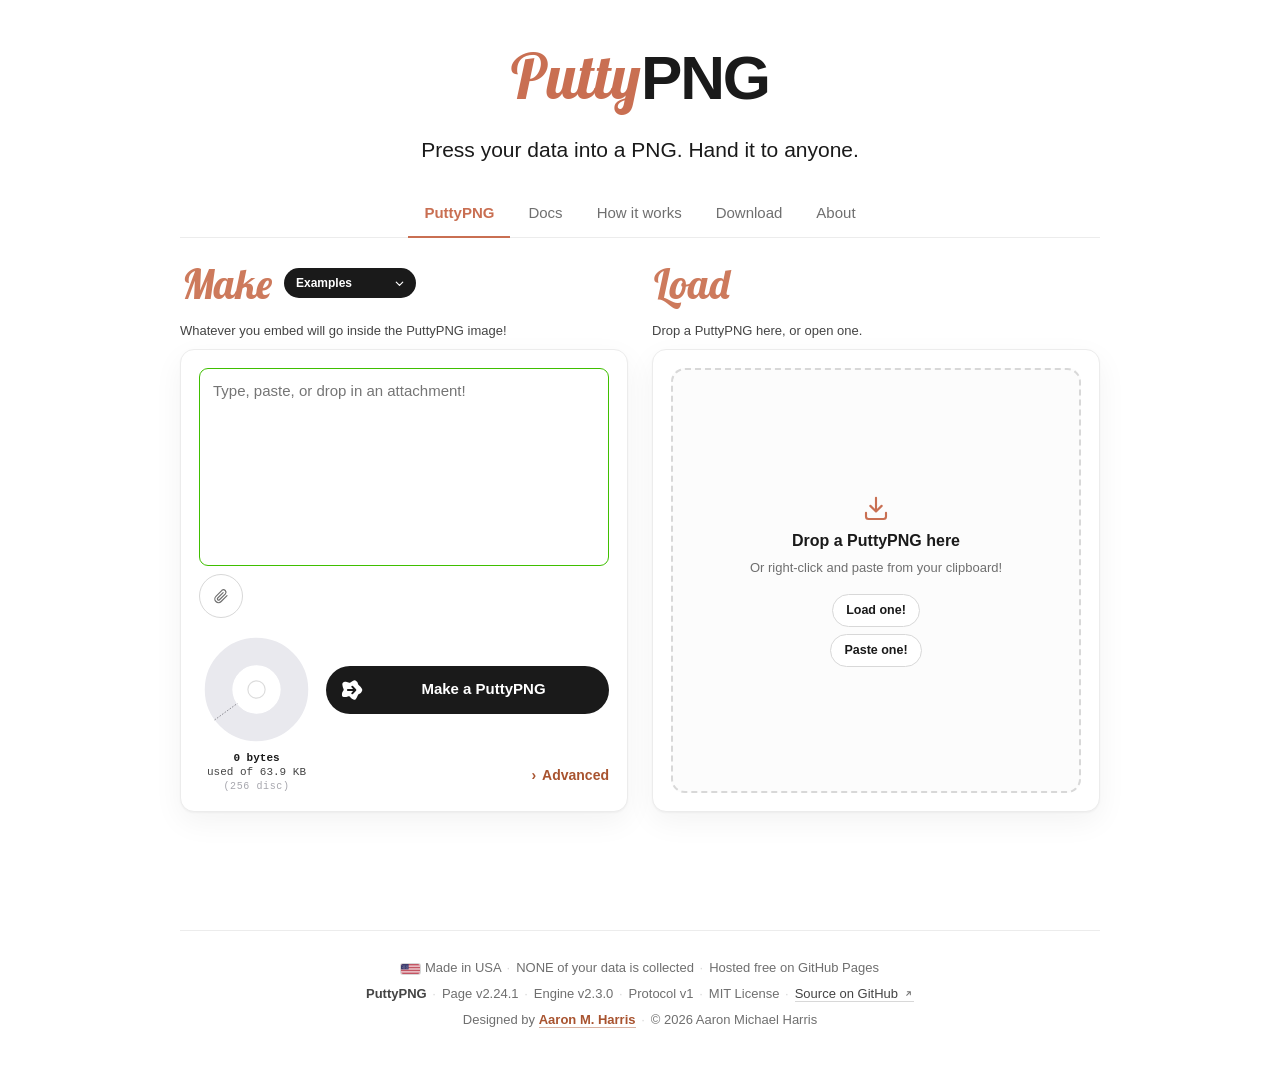
<file: index.html>
<!DOCTYPE html>
<html lang="en">
<!--
  index.html - Make beside one card: Load, Made! or Loaded!.

  One of five pages. The head, masthead, navigation, and footer are the same on
  all of them and are marked SYNC so .devtools/sync-chrome.mjs can prove it.
  Presentation is in styles.css, behavior in scripts.js, and the steganography
  in puttypng.js, which stands alone.
-->
  <!-- ==========================================================================
       SECTION 1 - HEAD / SETUP
       Shared metadata first, so the character set is declared before anything
       else. This page's own identity follows it.
       ========================================================================== -->
<head>
  <!-- SYNC:head -->
  <meta charset="UTF-8">
  <meta name="viewport" content="width=device-width, initial-scale=1.0">
  <!-- THE ICON IS A REAL DISC, SO IT IS RASTER. It is the engine's own CD with
       its splat of data dots, and a dot field cannot be a small SVG. Each size
       is rendered from a 512px master by halving, not by one long leap, so the
       dots survive down to 16. -->
  <link rel="icon" href="assets/puttypng-icon-16.png" type="image/png" sizes="16x16">
  <link rel="icon" href="assets/puttypng-icon-32.png" type="image/png" sizes="32x32">
  <link rel="icon" href="assets/puttypng-icon-512.png" type="image/png" sizes="512x512">
  <link rel="apple-touch-icon" href="assets/puttypng-icon-180.png">
  <meta property="og:type" content="website">
  <meta property="og:image" content="https://puttypng.com/assets/puttypng-social-card.png">
  <meta property="og:image:width" content="1200">
  <meta property="og:image:height" content="630">
  <meta property="og:image:alt" content="A PuttyPNG disc with a rainbow splat of data pressed into it, beside the name.">
  <meta name="twitter:card" content="summary_large_image">
  <meta name="twitter:image" content="https://puttypng.com/assets/puttypng-social-card.png">
  <link rel="stylesheet" href="fonts/fonts.css">
  <link rel="stylesheet" href="styles.css">
  <!-- /SYNC:head -->

  <!-- This page's own identity. Every line below differs from page to page,
       which is why none of it sits inside the SYNC block above. -->
  <title>PuttyPNG - Press your data into a PNG. Hand it to anyone.</title>
  <meta name="description" content="PuttyPNG hides text, JSON, and files inside an ordinary lossless PNG. No server, no account, and no expiring link.">
  <link rel="canonical" href="https://puttypng.com/">
  <meta property="og:url" content="https://puttypng.com/">
  <meta property="og:title" content="PuttyPNG - Press your data into a PNG. Hand it to anyone.">
  <meta property="og:description" content="PuttyPNG hides text, JSON, and files inside an ordinary lossless PNG. No server, no account, and no expiring link.">
  <meta name="twitter:title" content="PuttyPNG - Press your data into a PNG. Hand it to anyone.">
  <meta name="twitter:description" content="PuttyPNG hides text, JSON, and files inside an ordinary lossless PNG. No server, no account, and no expiring link.">
</head>

<!-- The class says which page this is. The stylesheet reads it to mark the
     current link, so the navigation block itself stays identical everywhere. -->
<body class="p-index">
  <div class="wrap">

  <!-- ==========================================================================
       SECTION 2 - MASTHEAD
       The page's title block.
       ========================================================================== -->
    <!-- SYNC:masthead -->
    <!-- THE NAME AND THE PROMISE, AND NOTHING ELSE.
         A corner note used to hang here with the country, the licence and the
         host in it. The footer already said all three, so the page made the
         same promise twice and charged a phone 123px at the top of every
         screen for the second copy. The note is gone and the footer keeps the
         promise, which is where a person looks for one.
         The byline went with it, to the last line of the footer beside the
         copyright, because both name the same person. -->
    <header class="masthead">
      <h1>Putty<span class="png">PNG</span></h1>
      <div class="subtitle">Press your data into a PNG. Hand it to anyone.</div>
    </header>
    <!-- /SYNC:masthead -->

  <!-- ==========================================================================
       SECTION 3 - NAVIGATION
       Five links to five pages. No script is needed to move between them.
       ========================================================================== -->
    <!-- SYNC:nav -->
    <nav class="tabs" id="tabs" aria-label="PuttyPNG sections">
      <a href="index.html" data-page="index">PuttyPNG</a>
      <a href="docs.html" data-page="docs">Docs</a>
      <a href="how-it-works.html" data-page="howitworks">How it works</a>
      <a href="download.html" data-page="download">Download</a>
      <a href="about.html" data-page="about">About</a>
    </nav>
    <!-- /SYNC:nav -->

  <!-- ==========================================================================
       SECTION 4 - THE BOARD
       Make beside one card: Load, the Made! card the disc comes out into, or
       Loaded!.
       ========================================================================== -->
    <main class="panel" id="board">

      <!-- Two cards side by side. Make presses a disc on the left, and the
           right-hand card is Load, which reads one, or Made!, which holds the
           disc Make pressed, or Loaded!, which shows what came out of one.

           TWO NAMES, TWO ELEMENTS. #board is the page region above, and
           #boardGrid is this grid. The grid needs a name of its own because the
           phone's view flag is set on it, and a flag on the region would match
           no rule and raise no error. -->
      <div class="board" id="boardGrid" data-view="make">

        <div class="head hm">
          <svg class="mark" width="34" height="34" viewBox="0 0 24 24" aria-hidden="true">
            <circle cx="12" cy="12" r="8.6" fill="none" stroke="currentColor" stroke-width="1.7"/>
            <circle cx="12" cy="12" r="2.4" fill="none" stroke="currentColor" stroke-width="1.7"/>
            <path d="M12 1.6v2.2M12 20.2v2.2M1.6 12h2.2M20.2 12h2.2" stroke="currentColor" stroke-width="1.7" stroke-linecap="round"/>
          </svg>
          <!-- TWO WORDS, ONE HEADING. A phone shows one screen at a time, so this
               heading has to say Made! once a PuttyPNG exists. A desktop keeps
               this heading on the Make card and never uses the second word: its
               Made! is a card of its own on the right, named by the heading
               there. Both words stay in the markup and CSS chooses, because a
               word written by JavaScript is a word some crawlers never read. -->
          <h2 id="headMake" tabindex="-1"><span class="w-a">Make</span><span class="w-b">Made!</span></h2>
          <!-- SOMETHING TO TRY WITHOUT TYPING ANYTHING. It sits beside the word
               rather than in the reading below, because the reading is
               rewritten on every change of state and a control living in it
               disappeared the moment it was used.
               TWO ROWS, A KIND EACH. A person who wants to see the thing work
               wants words or a file, not a list of titles to read first. The
               board gives an example of that kind, and the slot then says which
               one it gave them.
               THE ROWS ARE WRITTEN HERE, NOT BUILT FROM examples.js. That
               file is 440KB and is not fetched until somebody picks, so the
               list has to exist before it. The gate checks that each row's
               kind is one the file really holds.
               NO SIZE WORD. Every example makes a picture under 512px, which
               is the size past which a chat app would recompress it, so there
               is nothing here a person has to weigh up.
               The chevron is inline so it takes currentColor and needs no
               second asset. It is decoration: the select underneath is a real
               one, so a phone gets its own picker and a keyboard still works. -->
          <span class="egwrap">
            <button type="button" class="egbtn" id="egPick" aria-haspopup="menu"
                    aria-expanded="false" aria-controls="egMenu">
              <span id="egLabel">Examples</span>
              <span class="egchev" aria-hidden="true">
                <svg viewBox="0 0 24 24" width="13" height="13"><path d="M6 9.5l6 6 6-6" fill="none"
                  stroke="currentColor" stroke-width="2.2" stroke-linecap="round" stroke-linejoin="round"/></svg>
              </span>
            </button>
            <!-- A MENU, NOT A DROPDOWN, AND THE ICONS ARE WHY. An option in a
                 native select renders as plain text in every browser, so there
                 is nowhere in one to put a mark. With two rows a native picker
                 gives up little: it opens a whole sheet on a phone to show two
                 things, and these two rows are larger targets than that sheet.
                 The marks match the paperclip on the attach chip: one path,
                 stroked in currentColor, so a row on a white card and a row
                 being pressed need no second asset and no second colour. -->
            <div class="egmenu" id="egMenu" role="menu" aria-labelledby="egPick" hidden>
              <button type="button" class="egitem" role="menuitem" data-kind="text">
                <svg viewBox="0 0 24 24" width="17" height="17" aria-hidden="true">
                  <path d="M5 7h14M5 12h14M5 17h9" fill="none" stroke="currentColor"
                        stroke-width="1.8" stroke-linecap="round"/>
                </svg>
                <span>Text Example</span>
              </button>
              <button type="button" class="egitem" role="menuitem" data-kind="file">
                <svg viewBox="0 0 24 24" width="17" height="17" aria-hidden="true">
                  <path d="M21 11.5l-8.8 8.8a5.5 5.5 0 0 1-7.8-7.8l9-9a3.7 3.7 0 0 1 5.2 5.2l-8.9 8.9a1.8 1.8 0 0 1-2.6-2.6l8.1-8.1"
                        fill="none" stroke="currentColor" stroke-width="1.8"
                        stroke-linecap="round" stroke-linejoin="round"/>
                </svg>
                <span>Attachment Example</span>
              </button>
            </div>
          </span>
          <!-- ONE CORNER, TWO JOBS, NAMED BY THE SCREEN IT IS ON.
               On Make it reads Clear and empties the board, and it is not
               there at all while the board is already empty: a screen with
               nothing on it must not offer a way to empty it.
               On Made it reads Close and goes back to Make with the words
               still in the box.
               This is R5's control. It is a phone control: a desktop closes
               its Made! and Loaded! cards with the red cross on the card.
               Its label and its mark are written by paintCorner(). -->
          <button type="button" class="corner" id="cornerBtn" hidden></button>
          <!-- THE MAKE READING. It is not a live region. It changes on every
               keystroke, and a screen reader that spoke each one would bury
               the thing the person is doing. The meter beside it says the same
               in numbers, and the screen change is announced by focus landing
               on the heading above. -->
          <p class="say" id="makeSay"><span>Whatever you embed will go inside the PuttyPNG image!</span></p>
        </div>

        <div class="head hl">
          <svg class="mark" width="34" height="34" viewBox="0 0 24 24" aria-hidden="true">
            <path d="M12 2.5v11M8 10l4 4 4-4" fill="none" stroke="currentColor" stroke-width="1.7" stroke-linecap="round" stroke-linejoin="round"/>
            <path d="M3.2 16v3.3a1.5 1.5 0 0 0 1.5 1.5h14.6a1.5 1.5 0 0 0 1.5-1.5V16" fill="none" stroke="currentColor" stroke-width="1.7" stroke-linecap="round"/>
          </svg>
          <!-- THREE WORDS, ONE HEADING, because the card under it is one of three.
               A phone shows this heading on its Loaded screen only, and a desktop
               names whichever card stands in the right-hand cell: Load, Loaded!,
               or Made!, which a phone names on the Make heading instead. -->
          <h2 id="headLoad" tabindex="-1"><span class="w-a">Load</span><span class="w-b">Loaded!</span><span class="w-c">Made!</span></h2>
          <!-- THE BOARD'S ONE LIVE REGION. Loading is the thing that happens to
               a person rather than because of them, so it is the one that has
               to speak. The decode spinner below lost its role to this line, so
               there is one voice in this column and not two.
               A desktop's Made! card stands under this heading too, so this line
               says what a finished picture holds when that card arrives. -->
          <p class="say" id="loadSay" role="status"><span>Drop a PuttyPNG here, or open one.</span></p>
        </div>

        <section class="col make">
          <div class="body">
            <div class="makebox" id="makeBox">
              <textarea id="makeText" placeholder="Type, paste, or drop in an attachment!"></textarea>
              <div class="makeveil">
                <svg viewBox="0 0 24 24" width="28" height="28" aria-hidden="true">
                  <path d="M21 11.5l-8.8 8.8a5.5 5.5 0 0 1-7.8-7.8l9-9a3.7 3.7 0 0 1 5.2 5.2l-8.9 8.9a1.8 1.8 0 0 1-2.6-2.6l8.1-8.1"
                        fill="none" stroke="currentColor" stroke-width="1.8" stroke-linecap="round" stroke-linejoin="round"/>
                </svg>
                <div class="big">Drop an attachment here!</div>
              </div>
              <div class="attached">
                <button type="button" class="pill" id="filePill" hidden>
                  <span class="ic" id="fileIcon"></span>
                  <span class="nm" id="homeFileName"></span>
                  <span class="sz" id="homeFileSize"></span>
                  <span class="act-ic" id="fileX"></span>
                </button>
              </div>
              <input type="file" id="attachIn" hidden>
            </div>

            <!-- THE ATTACH CHIP HAS ITS OWN ROW NOW, under the box and on the
                 left, which is as far as it gets from the Make button. It was
                 inside the box beside the scroll bar, where a thumb and a
                 scroll gesture were competing for the same corner.
                 It looks 34px and it is 44px to a thumb: the padding carries
                 the target, so it satisfies WCAG 2.5.5 without looking heavy.
                 The paperclip carries no words, so it carries a name. -->
            <!-- A PICTURE THAT HOLDS NOTHING IS STILL A GOOD THING TO HIDE,
                 so it becomes the file to hide rather than an error. Attaching
                 covers the box, so this asks first, and only when there are
                 words in the box to cover.
                 It takes focus when it opens, which is how the board announces
                 a change of screen too. It is not a live region: the board has
                 one and this is not it. -->
            <div class="attachrow">
              <!-- THE WRAPPER IS FOR A PHONE. It has no box on a desktop, so the
                   mark and the words stay the button's own flex items. On a
                   phone it is R5's 34px chip, drawn in styles.css Section 7. -->
              <button type="button" class="attach ghost" id="homeAttachBtn"
                      aria-label="Attach a file" title="Attach a file">
                <span class="cip">
                <svg viewBox="0 0 24 24" width="16" height="16" aria-hidden="true">
                  <path d="M21 11.5l-8.8 8.8a5.5 5.5 0 0 1-7.8-7.8l9-9a3.7 3.7 0 0 1 5.2 5.2l-8.9 8.9a1.8 1.8 0 0 1-2.6-2.6l8.1-8.1"
                        fill="none" stroke="currentColor" stroke-width="1.8" stroke-linecap="round" stroke-linejoin="round"/>
                </svg>
                <span class="say">Attach a file</span>
                </span>
              </button>
            </div>
          </div>
          <div class="actbar">
            <div class="meterwrap" id="meterwrap">
              <svg id="meter" viewBox="0 0 100 100" role="img" aria-label="How full the disc is">
                <g id="bands"></g>
                <circle id="ringflash" cx="50" cy="50" r="33" fill="none" stroke="#ffffff" stroke-width="24"
                        opacity="0" pointer-events="none"/>
                <line id="mark65" stroke="#5a5a63" stroke-width="0.65" stroke-dasharray="1.2 1.5" opacity="0"/>
                <line id="cut" x1="50" y1="6" x2="50" y2="16" stroke="#5a5a63" stroke-width="0.8" stroke-linecap="round" opacity="0"/>
                <g id="dissolve"></g>
                <circle cx="50" cy="50" r="20.6" fill="#fff"/>
                <circle cx="50" cy="50" r="7.5" fill="none" stroke="rgba(0,0,0,.14)"/>
              </svg>
            </div>
            <div class="readbox">
              <div class="usage" id="usage">0 bytes<i>of 45.6 KB</i></div>
              <div class="rungno" id="rungNo">256 disc</div>
            </div>
            <!-- THE GLOB IS THE ENGINE'S OWN SPLAT, generated by
                 .devtools/make-glyphs.mjs from the same five point shape the
                 engine presses into a disc. It is inline rather than an <img>
                 so it takes currentColor: white on the black button, with no
                 second asset and no second colour to keep in step.
                 Regenerate it there, do not redraw it here. -->
            <button type="button" class="act" id="homeMakeBtn">
              <span class="ic" aria-hidden="true"><svg viewBox="0 0 24 24"><mask id="pg-arrow" maskUnits="userSpaceOnUse" x="0" y="0" width="24" height="24"><rect width="24" height="24" fill="#fff"/><g transform="translate(5.28 5.28) scale(0.56)"><path d="M4 12h14 M12.5 5.5l6 6.5-6 6.5" fill="none" stroke="#000" stroke-width="3.8" stroke-linecap="round" stroke-linejoin="round"/></g></mask><path d="M23.2 11.74C23.29 12.82 22.54 14.18 21.81 15.06C21.09 15.94 19.59 16.23 18.86 17.02C18.13 17.81 18.04 18.83 17.43 19.78C16.81 20.73 16.13 22.48 15.16 22.73C14.18 22.99 12.57 21.92 11.58 21.29C10.6 20.66 10.2 19.23 9.24 18.97C8.28 18.7 7.09 19.67 5.82 19.67C4.54 19.68 2.34 19.77 1.58 19.01C0.82 18.24 1.03 16.3 1.26 15.09C1.49 13.88 2.84 12.82 2.96 11.74C3.09 10.66 2.2 9.82 1.98 8.62C1.76 7.42 1.12 5.45 1.67 4.54C2.23 3.62 4.08 3.19 5.32 3.12C6.56 3.05 8.07 4.15 9.11 4.12C10.15 4.09 10.61 3.39 11.58 2.91C12.56 2.44 13.96 1.21 14.99 1.27C16.02 1.32 17.09 2.4 17.76 3.24C18.43 4.09 18.42 5.45 19.01 6.34C19.6 7.23 20.6 7.68 21.3 8.58C22 9.48 23.11 10.66 23.2 11.74Z" fill="currentColor" mask="url(#pg-arrow)"/></svg></span>
              <span class="say" id="makeLabel">Make a PuttyPNG</span>
            </button>
            <!-- PAST 512 PIXELS A CHAT APP RECOMPRESSES THE PICTURE and the
                 data stops reading back, so this is a correctness warning and
                 not a style note. It is written from the size the engine says
                 the picture will be, before anything is pressed, so a person
                 can cut their text down while it still costs them nothing.
                 It closes itself when the picture comes back under 512. The
                 cross closes it for the rest of the visit. -->
            <div class="bigwarn" id="bigWarn" hidden>
              <span id="bigWarnText">Over 512 px. Apps may shrink it. Download instead.</span>
              <button type="button" class="x" id="bigWarnX" aria-label="Close this warning"></button>
            </div>
            <!-- Advanced sits in the one cell the action bar leaves empty,
                 under the button and hard against its right edge. -->
            <div class="row adv-row">
              <button class="drawer-toggle" id="advToggle" type="button" aria-expanded="false" aria-controls="advDrawer">
                <span class="chev">&rsaquo;</span> Advanced
              </button>
            </div>
          </div>
        </section>

        <section class="col load">
          <div class="body zone" id="zone">
            <textarea class="sink" id="sink" aria-label="Paste a PuttyPNG here" spellcheck="false"></textarea>
            <div class="dropnote">
              <svg class="dropmark" viewBox="0 0 24 24" width="30" height="30" aria-hidden="true">
                <path d="M12 3v11M7.5 9.5 12 14l4.5-4.5M4 15v3a2 2 0 0 0 2 2h12a2 2 0 0 0 2-2v-3"
                      fill="none" stroke="currentColor" stroke-width="1.7" stroke-linecap="round" stroke-linejoin="round"/>
              </svg>
              <div class="big">Drop a PuttyPNG here</div>
              <div class="sub">Or right-click and paste from your clipboard!</div>
              <!-- THE WAY OUT OF MAKE, ON A PHONE. This pair lives here on a
                   desktop, where the Load column stands beside Make and the
                   divider is not needed. On a phone placeWayOut() in
                   scripts.js moves the two of them into the action bar, under
                   the Make button, which is where R5 puts them.
                   They are MOVED, never copied. There is one of each in the
                   page and the gate counts them. -->
              <div class="ordiv" id="ordiv" aria-hidden="true"><span>OR</span></div>
              <div class="chips" id="loadChips">
                <button type="button" class="chip" id="openBtn">Load one!</button>
                <button type="button" class="chip" id="pasteBtn">Paste one!</button>
              </div>
              <input type="file" id="openIn" accept="image/png" hidden>
            </div>
            <div class="veil"><div class="big">Let go</div></div>
            <div class="decoding" id="decoding" aria-hidden="true">
              <svg width="72" height="72" viewBox="0 0 48 48" aria-hidden="true">
                <circle class="pulse" cx="24" cy="24" r="9" fill="none" stroke="var(--clay)" stroke-width="1.4"/>
                <g class="spin">
                  <circle cx="24" cy="24" r="18" fill="none" stroke="#e6e6ea" stroke-width="3.4"/>
                  <path d="M24 6a18 18 0 0 1 15.6 9" fill="none" stroke="var(--clay)"
                        stroke-width="3.4" stroke-linecap="round"/>
                  <path d="M24 42a18 18 0 0 1-15.6-9" fill="none" stroke="var(--clay-deep)"
                        stroke-width="3.4" stroke-linecap="round" opacity=".55"/>
                </g>
                <circle cx="24" cy="24" r="3.4" fill="#fff" stroke="rgba(0,0,0,.16)"/>
              </svg>
              <div class="word">Decoding<i>.</i><i>.</i><i>.</i></div>
            </div>
            <div class="got">
              <div class="gotrow">
                <div class="thumb">
                  <img id="gotImg" alt="">
                  <div class="thumbtools" id="thumbTools"></div>
                </div>
                <div>
                  <div class="nm" id="gotName"></div>
                  <div class="sz" id="gotSize"></div>
                </div>
              </div>
              <!-- WHAT THE BOX BELOW HOLDS. R5 names it, and an unnamed box of
                   monospace text under a picture could be anything. -->
              <p class="clabel" id="gotLabel">The PuttyPNG&rsquo;s contents:</p>
              <div class="gotbody" id="gotBody">
                <div class="gotfiles" id="gotFiles"></div>
                <!-- READ ONLY. It was contenteditable until v2.9.1, and the
                     label promised a person could correct what came out. The
                     correction went nowhere: nothing ever read this element
                     back. A box you can type into beside a Copy button that
                     ignores the typing is worse than either on its own. -->
                <pre id="gotText" tabindex="0" aria-label="What came out of the PuttyPNG"></pre>
              </div>

              <!-- COPY CONTENTS ON BOTH SHAPES, because until v2.9.1 neither
                   could copy what came out of a PuttyPNG at all. OK, done! is
                   the phone's way back: a desktop has the corner cross on this
                   panel and does not need a second one. -->
              <div class="gotacts" id="gotActs">
                <button type="button" class="btn dark" id="copyContents"></button>
                <button type="button" class="btn ghost" id="doneBtn"></button>
              </div>
            </div>
            <div class="again">Make another one!</div>
          </div>
        </section>

        <!-- The drawer opens across the whole board rather than inside the
             Make column. Its groups are two columns wide, and half a card
             would squeeze every slider and its number field. -->
          <div class="drawer" id="advDrawer">
        <div class="drawer-inner">
          <!-- Six groups, one on screen at a time. Forty five controls in a
               single column was the reason this was hard to read. -->
          <div class="subtabs" role="tablist" aria-label="Advanced settings">
            <button type="button" role="tab" data-sub="cover" aria-selected="true" class="active">Cover</button>
            <button type="button" role="tab" data-sub="disc" aria-selected="false">Disc</button>
            <button type="button" role="tab" data-sub="splat" aria-selected="false">Splat</button>
            <button type="button" role="tab" data-sub="size" aria-selected="false">Size</button>
            <button type="button" role="tab" data-sub="security" aria-selected="false">Security</button>
            <button type="button" role="tab" data-sub="display" aria-selected="false">Display</button>
          </div>
          <div class="subpanel" data-sub="cover" role="tabpanel" aria-label="Cover">
              <div style="margin-bottom:16px;">
                <div class="small" style="font-weight:600; margin-bottom:6px;">Cover style</div>
                <div class="seg" role="radiogroup" aria-label="Cover style">
                  <label class="seg-opt">CD<input type="radio" name="coverStyle" value="cd" checked></label>
                  <label class="seg-opt">Noise<input type="radio" name="coverStyle" value="noise"></label>
                </div>
            </div>
                <div class="field">
                  <label for="optCover">Cover image (optional PNG)</label>
                  <input type="file" id="optCover" accept="image/png,image/jpeg">
                </div>
                <div class="field hidden" id="coverFitField">
                  <label for="optCoverFit">Cover fit</label>
                  <select id="optCoverFit">
                    <option value="crop">Crop (fill the square)</option>
                    <option value="keepRatio">Keep ratio (original shape)</option>
                    <option value="scale">Scale (fit inside)</option>
                    <option value="center">Center (no resize)</option>
                    <option value="stretch">Stretch (distort to square)</option>
                  </select>
                </div>
          </div>
          <div class="subpanel hidden" data-sub="disc" role="tabpanel" aria-label="Disc">
                <div id="cdControls" style="margin-top:12px;">
                  <label class="switch" style="margin-bottom:4px;">
                    <input type="checkbox" id="optSolidBg" checked>
                    <span class="track"></span> Solid background (a jewel case)
                  </label>
                  <div class="field" style="margin:12px 0 0;">
                    <label for="optImprint">Imprint an image on the disc (optional)</label>
                    <input type="file" id="optImprint" accept="image/*">
                    <div class="small muted" id="imprintInfo" style="margin-top:6px;"></div>
                  </div>
                  <!-- THREE LINES, ONE SHAPE EACH. A disc carries what a person
                       wrote, where to take it, and what is inside, and every one
                       of them is words on an arc with a style. Five controls are
                       in the open and the rest are behind Fine tune, because a
                       shadow blur is not a first question. -->
                  <div id="cdAdvanced" style="margin-top:14px;">
                  <fieldset class="cdline">
                    <legend>The writing on the disc</legend>
                    <label class="switch" style="margin-bottom:8px;">
                      <input type="checkbox" id="optLabelOn" checked>
                      <span class="track"></span> Show this line
                    </label>
                    <div class="field" style="margin:0 0 10px;">
                      <label for="optLabel">Its words</label>
                      <input type="text" id="optLabel" placeholder="leave empty for a saying">
                      <div class="small muted" style="margin-top:6px;">Leave it empty for a saying. Use Edit Title beside a finished disc to change its writing.</div>
                    </div>
                    <div class="grid2">
                      <div class="field" style="margin:0;">
                        <label for="optLabelFont">Font</label>
                        <select id="optLabelFont">
                          <option value="'Permanent Marker', 'Segoe UI', Roboto, sans-serif" selected>Permanent Marker (the marker hand)</option>
                          <option value="'Caveat Brush', 'Segoe UI', Roboto, sans-serif">Caveat Brush (the brush hand)</option>
                          <option value="-apple-system, 'Segoe UI', Roboto, sans-serif">Sans (system)</option>
                          <option value="Georgia, 'Times New Roman', serif">Serif</option>
                          <option value="ui-monospace, Menlo, Consolas, monospace">Monospace</option>
                          <option value="'Lobster', cursive">Lobster</option>
                          <option value="'Pacifico', cursive">Pacifico</option>
                          <option value="'Caveat', cursive">Caveat</option>
                          <option value="'Satisfy', cursive">Satisfy</option>
                          <option value="'Kaushan Script', cursive">Kaushan Script</option>
                          <option value="'Yellowtail', cursive">Yellowtail</option>
                          <option value="'Sacramento', cursive">Sacramento</option>
                          <option value="'Righteous', cursive">Righteous</option>
                        </select>
                      </div>
                      <div class="field" style="margin:0;">
                        <label for="optLabelSize">Size (pt at 256px)</label>
                        <input type="number" id="optLabelSize" min="3" max="60" step="0.5" value="26.5">
                      </div>
                      <div class="field" style="margin:0;">
                        <label for="optLabelInk">Ink colour</label>
                        <input type="color" id="optLabelInk" value="#121216">
                      </div>
                    </div>
                    <details class="finetune">
                      <summary>Fine tune</summary>
                      <div class="grid2" style="margin-top:10px;">
                      <div class="field" style="margin:0;">
                        <label for="optLabelPos">Where</label>
                        <select id="optLabelPos">
                          <option value="top" selected>Top</option>
                          <option value="bottom">Bottom</option>
                        </select>
                      </div>
                      <div class="field" style="margin:0;">
                        <label for="optLabelRadius">Radius (of the disc)</label>
                        <input type="number" id="optLabelRadius" min="0.2" max="0.47" step="0.005" value="0.395">
                      </div>
                      <div class="field" style="margin:0;">
                        <label for="optLabelArc">Arc width (degrees)</label>
                        <input type="number" id="optLabelArc" min="40" max="349" step="1" value="156">
                      </div>
                      <div class="field" style="margin:0;">
                        <label for="optLabelWeight">Weight</label>
                        <select id="optLabelWeight">
                          <option value="normal" selected>Normal</option>
                          <option value="bold">Bold</option>
                        </select>
                      </div>
                      <div class="field" style="margin:0;">
                        <label for="optLabelMode">Ink</label>
                        <select id="optLabelMode">
                          <option value="solid">Solid</option>
                          <option value="marker" selected>Marker (the disc shows through)</option>
                        </select>
                      </div>
                      <div class="field" style="margin:0;">
                        <label for="optLabelOpacity">Ink opacity</label>
                        <input type="number" id="optLabelOpacity" min="0.1" max="1" step="0.02" value="0.6">
                      </div>
                      <div class="field" style="margin:0;">
                        <label for="optLabelOutline">Outline colour</label>
                        <input type="color" id="optLabelOutline" value="#ffffff">
                      </div>
                      <div class="field" style="margin:0;">
                        <label for="optLabelOutlineW">Outline width (of the size)</label>
                        <input type="number" id="optLabelOutlineW" min="0" max="0.7" step="0.02" value="0">
                      </div>
                      <div class="field" style="margin:0;">
                        <label for="optLabelShadow">Shadow colour</label>
                        <input type="color" id="optLabelShadow" value="#000000">
                      </div>
                      <div class="field" style="margin:0;">
                        <label for="optLabelShadowA">Shadow strength</label>
                        <input type="number" id="optLabelShadowA" min="0" max="1" step="0.05" value="0.55">
                      </div>
                      <div class="field" style="margin:0;">
                        <label for="optLabelShadowBlur">Shadow blur (of the size)</label>
                        <input type="number" id="optLabelShadowBlur" min="0" max="0.7" step="0.005" value="0.035">
                      </div>
                      <div class="field" style="margin:0;">
                        <label for="optLabelShadowDrop">Shadow drop (of the size)</label>
                        <input type="number" id="optLabelShadowDrop" min="0" max="0.5" step="0.01" value="0">
                      </div>
                      </div>
                      <div class="small muted" style="margin-top:8px;">A size is points read against a 256px disc and scaled from there, so a 512px disc draws it twice as large. A radius is a fraction of the disc, held between the hub and the edge whatever is asked for. The outline, blur and drop are fractions of the size.</div>
                    </details>
                  </fieldset>

                  <fieldset class="cdline">
                    <legend>Where to take it</legend>
                    <label class="switch" style="margin-bottom:8px;">
                      <input type="checkbox" id="optRimOn" checked>
                      <span class="track"></span> Show this line
                    </label>
                    <div class="field" style="margin:0 0 10px;">
                      <label for="optRimText">Its words</label>
                      <input type="text" id="optRimText" placeholder="Paste into PuttyPNG.com">
                      <div class="small muted" style="margin-top:6px;">Leave it empty for Paste into PuttyPNG.com.</div>
                    </div>
                    <div class="grid2">
                      <div class="field" style="margin:0;">
                        <label for="optRimFont">Font</label>
                        <select id="optRimFont">
                          <option value="'Permanent Marker', 'Segoe UI', Roboto, sans-serif">Permanent Marker (the marker hand)</option>
                          <option value="'Caveat Brush', 'Segoe UI', Roboto, sans-serif">Caveat Brush (the brush hand)</option>
                          <option value="-apple-system, 'Segoe UI', Roboto, sans-serif" selected>Sans (system)</option>
                          <option value="Georgia, 'Times New Roman', serif">Serif</option>
                          <option value="ui-monospace, Menlo, Consolas, monospace">Monospace</option>
                          <option value="'Lobster', cursive">Lobster</option>
                          <option value="'Pacifico', cursive">Pacifico</option>
                          <option value="'Caveat', cursive">Caveat</option>
                          <option value="'Satisfy', cursive">Satisfy</option>
                          <option value="'Kaushan Script', cursive">Kaushan Script</option>
                          <option value="'Yellowtail', cursive">Yellowtail</option>
                          <option value="'Sacramento', cursive">Sacramento</option>
                          <option value="'Righteous', cursive">Righteous</option>
                        </select>
                      </div>
                      <div class="field" style="margin:0;">
                        <label for="optRimSize">Size (pt at 256px)</label>
                        <input type="number" id="optRimSize" min="3" max="60" step="0.5" value="9.5">
                      </div>
                      <div class="field" style="margin:0;">
                        <label for="optRimInk">Ink colour</label>
                        <input type="color" id="optRimInk" value="#ffffff">
                      </div>
                    </div>
                    <details class="finetune">
                      <summary>Fine tune</summary>
                      <div class="grid2" style="margin-top:10px;">
                      <div class="field" style="margin:0;">
                        <label for="optRimPos">Where</label>
                        <select id="optRimPos">
                          <option value="top">Top</option>
                          <option value="bottom" selected>Bottom</option>
                        </select>
                      </div>
                      <div class="field" style="margin:0;">
                        <label for="optRimRadius">Radius (of the disc)</label>
                        <input type="number" id="optRimRadius" min="0.2" max="0.47" step="0.005" value="0.37">
                      </div>
                      <div class="field" style="margin:0;">
                        <label for="optRimArc">Arc width (degrees)</label>
                        <input type="number" id="optRimArc" min="40" max="349" step="1" value="349">
                      </div>
                      <div class="field" style="margin:0;">
                        <label for="optRimWeight">Weight</label>
                        <select id="optRimWeight">
                          <option value="normal">Normal</option>
                          <option value="bold" selected>Bold</option>
                        </select>
                      </div>
                      <div class="field" style="margin:0;">
                        <label for="optRimMode">Ink</label>
                        <select id="optRimMode">
                          <option value="solid" selected>Solid</option>
                          <option value="marker">Marker (the disc shows through)</option>
                        </select>
                      </div>
                      <div class="field" style="margin:0;">
                        <label for="optRimOpacity">Ink opacity</label>
                        <input type="number" id="optRimOpacity" min="0.1" max="1" step="0.02" value="1">
                      </div>
                      <div class="field" style="margin:0;">
                        <label for="optRimOutline">Outline colour</label>
                        <input type="color" id="optRimOutline" value="#0e0e12">
                      </div>
                      <div class="field" style="margin:0;">
                        <label for="optRimOutlineW">Outline width (of the size)</label>
                        <input type="number" id="optRimOutlineW" min="0" max="0.7" step="0.02" value="0.14">
                      </div>
                      <div class="field" style="margin:0;">
                        <label for="optRimShadow">Shadow colour</label>
                        <input type="color" id="optRimShadow" value="#000000">
                      </div>
                      <div class="field" style="margin:0;">
                        <label for="optRimShadowA">Shadow strength</label>
                        <input type="number" id="optRimShadowA" min="0" max="1" step="0.05" value="0.4">
                      </div>
                      <div class="field" style="margin:0;">
                        <label for="optRimShadowBlur">Shadow blur (of the size)</label>
                        <input type="number" id="optRimShadowBlur" min="0" max="0.7" step="0.005" value="0">
                      </div>
                      <div class="field" style="margin:0;">
                        <label for="optRimShadowDrop">Shadow drop (of the size)</label>
                        <input type="number" id="optRimShadowDrop" min="0" max="0.5" step="0.01" value="0.04">
                      </div>
                      </div>
                      <div class="small muted" style="margin-top:8px;">A size is points read against a 256px disc and scaled from there, so a 512px disc draws it twice as large. A radius is a fraction of the disc, held between the hub and the edge whatever is asked for. The outline, blur and drop are fractions of the size.</div>
                    </details>
                  </fieldset>

                  <fieldset class="cdline">
                    <legend>What is inside</legend>
                    <label class="switch" style="margin-bottom:8px;">
                      <input type="checkbox" id="optInfoOn" checked>
                      <span class="track"></span> Show this line
                    </label>
                    <div class="field" style="margin:0 0 10px;">
                      <label for="optInfoText">Its words</label>
                      <input type="text" id="optInfoText" placeholder="leave empty for the name, words and size">
                      <div class="small muted" style="margin-top:6px;">Leave it empty for the word count or file size and type. A password-protected disc only says Locked contents inside!</div>
                    </div>
                    <div class="grid2">
                      <div class="field" style="margin:0;">
                        <label for="optInfoFont">Font</label>
                        <select id="optInfoFont">
                          <option value="'Permanent Marker', 'Segoe UI', Roboto, sans-serif">Permanent Marker (the marker hand)</option>
                          <option value="'Caveat Brush', 'Segoe UI', Roboto, sans-serif" selected>Caveat Brush (the brush hand)</option>
                          <option value="-apple-system, 'Segoe UI', Roboto, sans-serif">Sans (system)</option>
                          <option value="Georgia, 'Times New Roman', serif">Serif</option>
                          <option value="ui-monospace, Menlo, Consolas, monospace">Monospace</option>
                          <option value="'Lobster', cursive">Lobster</option>
                          <option value="'Pacifico', cursive">Pacifico</option>
                          <option value="'Caveat', cursive">Caveat</option>
                          <option value="'Satisfy', cursive">Satisfy</option>
                          <option value="'Kaushan Script', cursive">Kaushan Script</option>
                          <option value="'Yellowtail', cursive">Yellowtail</option>
                          <option value="'Sacramento', cursive">Sacramento</option>
                          <option value="'Righteous', cursive">Righteous</option>
                        </select>
                      </div>
                      <div class="field" style="margin:0;">
                        <label for="optInfoSize">Size (pt at 256px)</label>
                        <input type="number" id="optInfoSize" min="3" max="60" step="0.5" value="8.5">
                      </div>
                      <div class="field" style="margin:0;">
                        <label for="optInfoInk">Ink colour</label>
                        <input type="color" id="optInfoInk" value="#18181e">
                      </div>
                    </div>
                    <details class="finetune">
                      <summary>Fine tune</summary>
                      <div class="grid2" style="margin-top:10px;">
                      <div class="field" style="margin:0;">
                        <label for="optInfoPos">Where</label>
                        <select id="optInfoPos">
                          <option value="top">Top</option>
                          <option value="bottom" selected>Bottom</option>
                        </select>
                      </div>
                      <div class="field" style="margin:0;">
                        <label for="optInfoRadius">Radius (of the disc)</label>
                        <input type="number" id="optInfoRadius" min="0.2" max="0.47" step="0.005" value="0.435">
                      </div>
                      <div class="field" style="margin:0;">
                        <label for="optInfoArc">Arc width (degrees)</label>
                        <input type="number" id="optInfoArc" min="40" max="349" step="1" value="130">
                      </div>
                      <div class="field" style="margin:0;">
                        <label for="optInfoWeight">Weight</label>
                        <select id="optInfoWeight">
                          <option value="normal" selected>Normal</option>
                          <option value="bold">Bold</option>
                        </select>
                      </div>
                      <div class="field" style="margin:0;">
                        <label for="optInfoMode">Ink</label>
                        <select id="optInfoMode">
                          <option value="solid">Solid</option>
                          <option value="marker" selected>Marker (the disc shows through)</option>
                        </select>
                      </div>
                      <div class="field" style="margin:0;">
                        <label for="optInfoOpacity">Ink opacity</label>
                        <input type="number" id="optInfoOpacity" min="0.1" max="1" step="0.02" value="0.86">
                      </div>
                      <div class="field" style="margin:0;">
                        <label for="optInfoOutline">Outline colour</label>
                        <input type="color" id="optInfoOutline" value="#ffffff">
                      </div>
                      <div class="field" style="margin:0;">
                        <label for="optInfoOutlineW">Outline width (of the size)</label>
                        <input type="number" id="optInfoOutlineW" min="0" max="0.7" step="0.02" value="0">
                      </div>
                      <div class="field" style="margin:0;">
                        <label for="optInfoShadow">Shadow colour</label>
                        <input type="color" id="optInfoShadow" value="#000000">
                      </div>
                      <div class="field" style="margin:0;">
                        <label for="optInfoShadowA">Shadow strength</label>
                        <input type="number" id="optInfoShadowA" min="0" max="1" step="0.05" value="0">
                      </div>
                      <div class="field" style="margin:0;">
                        <label for="optInfoShadowBlur">Shadow blur (of the size)</label>
                        <input type="number" id="optInfoShadowBlur" min="0" max="0.7" step="0.005" value="0.22">
                      </div>
                      <div class="field" style="margin:0;">
                        <label for="optInfoShadowDrop">Shadow drop (of the size)</label>
                        <input type="number" id="optInfoShadowDrop" min="0" max="0.5" step="0.01" value="0.05">
                      </div>
                      </div>
                      <div class="small muted" style="margin-top:8px;">A size is points read against a 256px disc and scaled from there, so a 512px disc draws it twice as large. A radius is a fraction of the disc, held between the hub and the edge whatever is asked for. The outline, blur and drop are fractions of the size.</div>
                    </details>
                  </fieldset>

                  <!-- Hub (the round center): sizes + ring thicknesses -->
                  <div style="margin-top:14px; border-top:1px solid var(--line); padding-top:12px;">
                    <div class="small" style="font-weight:600; margin-bottom:8px;">Hub</div>
                    <div class="grid2">
                      <div class="field slider-row" style="margin:0;">
                        <label for="splHubSize">Hub size (%)</label>
                        <div class="slider-pair">
                          <input type="range" id="splHubSize" min="10" max="40" step="1" value="20">
                          <input type="number" id="splHubSizeNum" min="10" max="40" step="1" value="20" aria-label="Hub size value">
                        </div>
                      </div>
                      <div class="field slider-row" style="margin:0;">
                        <label for="splHoleSize">Hole size (%)</label>
                        <div class="slider-pair">
                          <input type="range" id="splHoleSize" min="3" max="25" step="1" value="8">
                          <input type="number" id="splHoleSizeNum" min="3" max="25" step="1" value="8" aria-label="Hole size value">
                        </div>
                      </div>
                      <div class="field slider-row" style="margin:0;">
                        <label for="splOuter">Gray outer thickness</label>
                        <div class="slider-pair">
                          <input type="range" id="splOuter" min="1" max="20" step="1" value="6">
                          <input type="number" id="splOuterNum" min="1" max="20" step="1" value="6" aria-label="Gray outer thickness value">
                        </div>
                      </div>
                      <div class="field slider-row" style="margin:0;">
                        <label for="splInner">Gray inner thickness</label>
                        <div class="slider-pair">
                          <input type="range" id="splInner" min="1" max="20" step="1" value="4">
                          <input type="number" id="splInnerNum" min="1" max="20" step="1" value="4" aria-label="Gray inner thickness value">
                        </div>
                      </div>
                    </div>
                  </div>
                </div>
              </div>
          </div>
          <div class="subpanel hidden" data-sub="splat" role="tabpanel" aria-label="Splat">
                    <!-- Putty splat: the default branding imprint (used unless a custom imprint image is chosen) -->
                    <div id="splatControls" style="margin-top:14px; border-top:1px solid var(--line); padding-top:12px;">
                      <div class="small" style="font-weight:600; margin-bottom:8px;">Putty splat (the default imprint)</div>
                      <div class="grid2">
                        <div class="field slider-row" style="margin:0;">
                          <label for="splPoints">Points</label>
                          <div class="slider-pair">
                            <input type="range" id="splPoints" min="3" max="12" step="1" value="5">
                            <input type="number" id="splPointsNum" min="3" max="12" step="1" value="5" aria-label="Points value">
                          </div>
                        </div>
                        <div class="field slider-row" style="margin:0;">
                          <label for="splCurve">Curve length</label>
                          <div class="slider-pair">
                            <input type="range" id="splCurve" min="0" max="100" step="1" value="0">
                            <input type="number" id="splCurveNum" min="0" max="100" step="1" value="0" aria-label="Curve length value">
                          </div>
                        </div>
                        <div class="field slider-row" style="margin:0;">
                          <label for="splWaviness">Waviness</label>
                          <div class="slider-pair">
                            <input type="range" id="splWaviness" min="0" max="100" step="1" value="100">
                            <input type="number" id="splWavinessNum" min="0" max="100" step="1" value="100" aria-label="Waviness value">
                          </div>
                        </div>
                        <div class="field slider-row" style="margin:0;">
                          <label for="splAmplitude">Peaks &amp; valleys</label>
                          <div class="slider-pair">
                            <input type="range" id="splAmplitude" min="0" max="100" step="1" value="16">
                            <input type="number" id="splAmplitudeNum" min="0" max="100" step="1" value="16" aria-label="Peaks and valleys value">
                          </div>
                        </div>
                        <div class="field slider-row" style="margin:0;">
                          <label for="splSize">Splat size (%)</label>
                          <div class="slider-pair">
                            <input type="range" id="splSize" min="20" max="90" step="1" value="60">
                            <input type="number" id="splSizeNum" min="20" max="90" step="1" value="60" aria-label="Splat size value">
                          </div>
                        </div>
                        <div class="field slider-row" style="margin:0;">
                          <label for="splSeed">Seed</label>
                          <div class="slider-pair">
                            <input type="number" id="splSeed" min="0" max="9999" step="1" value="7">
                            <button type="button" class="btn btn-ghost btn-sm" id="splShuffle">Shuffle</button>
                          </div>
                        </div>
                      </div>

                      <div class="small" style="font-weight:600; margin:14px 0 8px;">Dots</div>
                      <div class="grid2">
                        <div class="field" style="margin:0;">
                          <label for="splDotColor">Dot color</label>
                          <select id="splDotColor">
                            <option value="rainbowSoft" selected>Rainbow soft</option>
                            <option value="rainbowStrong">Rainbow strong</option>
                            <option value="black">Black</option>
                            <option value="white">White</option>
                            <option value="dkgray">Dark gray</option>
                            <option value="ltgray">Light gray</option>
                            <option value="blue">Blue</option>
                            <option value="red">Red</option>
                            <option value="orange">Orange</option>
                            <option value="yellow">Yellow</option>
                            <option value="green">Green</option>
                          </select>
                        </div>
                        <div class="field slider-row" style="margin:0;">
                          <label for="splDotSep">Dot separation (px)</label>
                          <div class="slider-pair">
                            <input type="range" id="splDotSep" min="1" max="8" step="0.5" value="1.5">
                            <input type="number" id="splDotSepNum" min="1" max="8" step="0.1" value="1.5" aria-label="Dot separation value">
                          </div>
                        </div>
                        <div class="field slider-row" style="margin:0;">
                          <label for="splDotMin">Dot size min (px)</label>
                          <div class="slider-pair">
                            <input type="range" id="splDotMin" min="0.3" max="4" step="0.1" value="0.5">
                            <input type="number" id="splDotMinNum" min="0.3" max="4" step="0.1" value="0.5" aria-label="Dot size min value">
                          </div>
                        </div>
                        <div class="field slider-row" style="margin:0;">
                          <label for="splDotMax">Dot size max (px)</label>
                          <div class="slider-pair">
                            <input type="range" id="splDotMax" min="0.3" max="5" step="0.1" value="0.8">
                            <input type="number" id="splDotMaxNum" min="0.3" max="5" step="0.1" value="0.8" aria-label="Dot size max value">
                          </div>
                        </div>
                        <div class="field slider-row" style="margin:0;">
                          <label for="splTextBuffer">Dot buffer from text (px at 256px)</label>
                          <div class="slider-pair">
                            <input type="range" id="splTextBuffer" min="0" max="40" step="1" value="4">
                            <input type="number" id="splTextBufferNum" min="0" max="40" step="1" value="4" aria-label="Dot buffer value">
                          </div>
                        </div>
                        <div class="field slider-row" style="margin:0;">
                          <label for="splTextClear">Dots cleared around text (%)</label>
                          <div class="slider-pair">
                            <input type="range" id="splTextClear" min="0" max="100" step="1" value="25">
                            <input type="number" id="splTextClearNum" min="0" max="100" step="1" value="25" aria-label="Dots cleared around text">
                          </div>
                        </div>
                      </div>
                      <div class="small muted" id="splatDisabledNote" style="margin-top:8px; display:none;">Your imprint image is being used instead of the splat.</div>
                    </div>
          </div>
          <div class="subpanel hidden" data-sub="size" role="tabpanel" aria-label="Size">
                <div class="field">
                  <label for="optSizeMode">Image size</label>
                  <select id="optSizeMode">
                    <option value="auto">Auto (smallest square that fits)</option>
                    <option value="pow2">Power of two (32, 64, 128...)</option>
                    <option value="fixed">Fixed size...</option>
                  </select>
                </div>
                <div class="field hidden" id="fixedSizeField">
                  <label for="optFixedSize">Fixed size (pixels, square)</label>
                  <input type="number" id="optFixedSize" min="32" max="4096" step="1" value="256">
                </div>
                <div class="field" id="minSizeField">
                  <label for="optMinSize">Minimum size (pixels, square)</label>
                  <input type="number" id="optMinSize" min="32" max="4096" step="1" value="256">
                  <div class="small muted">The smallest an auto-sized PuttyPNG can be. A fixed size ignores this.</div>
                </div>
                <div class="field">
                  <label for="optDepth">Embed depth</label>
                  <select id="optDepth">
                    <option value="standard">Standard - roomy (1 byte / pixel)</option>
                    <option value="subtle">Subtle - invisible (3 bits / pixel)</option>
                  </select>
                </div>
              <div class="row" style="margin-top:4px; gap:20px;">
                <label class="switch">
                  <input type="checkbox" id="optCompress" checked>
                  <span class="track"></span> Compress automatically
                </label>
              </div>
          </div>
          <div class="subpanel hidden" data-sub="security" role="tabpanel" aria-label="Security">
                <div class="field">
                  <label for="optPassword">Password (optional, encrypts with AES-256)</label>
                  <input type="password" id="optPassword" placeholder="leave blank for no encryption" autocomplete="new-password">
                </div>
                <div class="field">
                  <label for="optTag">Developer tag (plaintext, optional)</label>
                  <input type="text" id="optTag" placeholder="e.g. myapp v2">
                </div>
          </div>
          <div class="subpanel hidden" data-sub="display" role="tabpanel" aria-label="Display">
              <!-- Display. Animations and Celebration are separate on purpose:
                   a person may want one without the other, so neither controls
                   the other.
                   MAKING SHOW IS THE ONE THAT IS NOT INDEPENDENT. It is
                   movement and nothing else, so animations off takes it with
                   everything else and this switch only decides whether it
                   happens while animations are on. It is here because the box
                   on the panel itself turns off the screen that box is on, and
                   something has to be able to turn it back on. -->
              <div style="margin-top:16px; border-top:1px solid var(--line); padding-top:12px;">
                <div class="small" style="font-weight:600; margin-bottom:8px;">Display</div>
                <div class="row" style="gap:20px;">
                  <label class="switch">
                    <input type="checkbox" id="optAnimations" checked>
                    <span class="track"></span> Animations
                  </label>
                  <label class="switch">
                    <input type="checkbox" id="optCelebration" checked>
                    <span class="track"></span> Celebration
                  </label>
                  <label class="switch">
                    <input type="checkbox" id="optInterlude" checked>
                    <span class="track"></span> Making show
                  </label>
                </div>
                <div class="small muted" style="margin-top:6px;">Animations is the movement. Celebration is the confetti. Making show is what happens between pressing the button and your picture. Your choice is remembered on this device.</div>
              </div>
          </div>
        </div>
          </div>

        <!-- MADE!, THE PICTURE A PRESS MADE. It is the card in the right-hand
             cell, and Load and Loaded! are the other two cards that cell holds:
             one of the three is up at a time. A phone shows it as a screen of its
             own and a desktop shows it where Load was, beside the Make card, so
             the next picture and the last one stand side by side.
             THE CROSS THAT CLOSES IT IS BUILT BY scripts.js, the way the Loaded!
             panel's is, and only a desktop shows it. A phone closes this screen
             from the corner of its heading. -->
        <div class="deckrow">
          <!-- THE PICTURE WINDOW. The slot lip is its top edge, the disc ejects
               down into it and rests inside it, and the window is what clips the
               disc while it is still above the lip. -->
          <div class="discwin" id="discWin">
            <!-- THE BACKGROUND SWITCH STANDS IN THE WINDOW, TOP RIGHT, ON BOTH
                 SHAPES. It is about the picture, so it belongs in the frame the
                 picture is in, and it restyles the picture that is out. A
                 desktop had it under the Make button until v2.24.1, and a phone
                 moved it in here. Before a press, the same setting is in
                 Advanced, under Disc.

                 ON BY DEFAULT, AND THAT IS THE POINT. A solid PuttyPNG can be
                 flattened onto a background and still decode. A see-thru one
                 cannot, so fewer places will carry it safely.

                 THE WORD REPORTS THE STATE, IT DOES NOT NAME THE ACTION. It
                 reads Solid while the picture is solid, and the knob agrees
                 with it. The accessible name opens with the same word, which
                 WCAG 2.5.3 requires, then adds the half a word leaves out:
                 what pressing will do. -->
            <label class="switch" id="solidWrap">
              <input type="checkbox" id="solidBg" checked
                     aria-label="Solid. The picture has a white background. Uncheck to make it see-thru.">
              <span class="track"></span> <span class="say" id="solidWord">Solid</span>
            </label>
            <div class="lip"></div>
            <img class="cd" id="cd" alt="The PuttyPNG you made. Download it or copy it with the buttons below.">
            <!-- THE THREE THINGS TO DO WITH THE PICTURE, IN THE FRAME WITH IT.
                 Edit, Download and Copy are one row, and what the picture is
                 reads as a slim line under them. The caption was placed against
                 the disc's bottom corner and the buttons were a row below the
                 frame until v2.17.0, which cost the screen a row it needed for
                 the sign off.
                 ONE OF EACH, IN THE ROW ON BOTH SHAPES. A desktop had a stack of
                 chips beside the disc until v2.24.0, and a phone moved these three
                 into this row. Made! is one card on both shapes now, so nothing
                 moves: the gate counts one of each. -->
            <div class="discfoot">
              <div class="madeacts" id="madeActs" hidden>
                <button type="button" class="disc-edit" id="discEdit" aria-label="Edit title" aria-haspopup="dialog" aria-controls="titleDialog" hidden>
                  <span class="edit-short">Edit</span><span class="edit-full">Edit Title</span>
                </button>
                <button type="button" id="cdSave"></button>
                <button type="button" id="cdCopy"></button>
              </div>
              <div class="discnote" id="discNote" hidden></div>
            </div>
          </div>

          <!-- THE SIGN OFF, WHICH IS WHAT TO DO NEXT AND ANY WARNING ABOUT IT.
               The heading names the act and the line under it names the two
               buttons in the window above. Every note the picture has earned
               follows, inside this box rather than in a bubble of its own:
               two bubbles in a column read as two things to deal with, and
               none of these is a thing to deal with. -->
          <div class="signoff" id="sendIt" hidden>
            <b><span class="ic" id="sendItMark" aria-hidden="true"></span>Now, send it!</b>
            <span>Click the download or copy button above and send it off to someone!</span>
            <!-- THE NOTES STAND IN THE ORDER THEY ARE NUMBERED: the see-thru
                 notice, the over-512 note, then the Telegram note.
                 THE NOTICE FOLLOWS THE PRESS THAT CAUSED IT. It is not on screen
                 when the board loads, and it goes the moment the switch goes back
                 to Solid. A warning that outlives its cause is noise.
                 THE OVER-512 NOTE IS ABOUT THE FINISHED PICTURE, so it is measured
                 from the picture in the window. The warning under the Make button
                 is about a picture that does not exist yet and can still be made
                 smaller, which is a different sentence for a different moment.
                 THE TELEGRAM NOTE IS ABOUT SENDING ANY PICTURE, so it is there
                 whenever a disc is, and it is bold from end to end: a chat app
                 that compresses the picture loses what is inside it. -->
            <div class="notes" id="sendNotes">
              <div class="transnote" id="transNote" hidden>
                <svg viewBox="0 0 24 24" width="15" height="15" aria-hidden="true">
                  <path d="M12 4.5 21 20H3z M12 10v4 M12 16.6v.2" fill="none" stroke="currentColor"
                        stroke-width="1.7" stroke-linecap="round" stroke-linejoin="round"/>
                </svg>
                <span><b>Note<span class="nno"></span>:</b> Some messaging platforms do not accept transparent PuttyPNGs. Test it first!</span>
              </div>
              <div class="transnote" id="bigNote" hidden>
                <svg viewBox="0 0 24 24" width="15" height="15" aria-hidden="true">
                  <path d="M12 4.5 21 20H3z M12 10v4 M12 16.6v.2" fill="none" stroke="currentColor"
                        stroke-width="1.7" stroke-linecap="round" stroke-linejoin="round"/>
                </svg>
                <span><b>Note<span class="nno"></span>:</b> Over 512 px. Download it and send the file instead.</span>
              </div>
              <div class="transnote" id="tgNote" hidden>
                <svg viewBox="0 0 24 24" width="15" height="15" aria-hidden="true">
                  <path d="M12 4.5 21 20H3z M12 10v4 M12 16.6v.2" fill="none" stroke="currentColor"
                        stroke-width="1.7" stroke-linecap="round" stroke-linejoin="round"/>
                </svg>
                <span><b>Note<span class="nno"></span>: When possible, send it as a "Full document" in Telegram so the image's information doesn't get compressed!</b></span>
              </div>
            </div>
          </div>

          <!-- THE PHONE'S WAY BACK, AT THE FOOT. A phone has scrolled past the
               heading's Close by the time it reads this far. A desktop has the
               Make card standing beside this one, so it has no need of it. -->
          <div class="againrow" id="againRow" hidden>
            <button type="button" class="btn ghost" id="againBtn"></button>
          </div>
        </div>

        <!-- THE SHOW BETWEEN MAKE AND MADE. What a person handed over breaks
             apart, is drawn into the middle, and a disc forms over the light
             before the whole lot is swallowed and the finished picture arrives.
             It says nothing the board does not already say. It is there to show
             what pressing the button does.

             IT IS ONE REGION AND IT IS MEANT TO BE REPLACEABLE. Everything the
             show needs is inside it and scripts.js reaches all of it through
             one object, so another show can take its place, and taking this out
             leaves the press on the path it took before there was a show.

             ONE ELEMENT, TWO FRAMES. A phone makes this the screen the board
             slides to, in styles.css Section 7. A desktop shows every region at
             once and has no screen to slide to, so there it is fixed over the
             board with the page dimmed behind it, the way the peek panel and
             the title editor already stand over the page.

             THE SPRITES ARE NOT IN THE MARKUP. Every letter, every block of the
             disc and the light in the middle are built when the show starts and
             taken out again when it ends, so a page nobody has pressed carries
             none of them and a show that has run leaves nothing behind. -->
        <div class="interlude" id="interlude" hidden>
          <div class="il-card">
            <!-- ONE WAY OUT: A PILL WITH A MARK AND A WORD, at the foot of the
                 show on both shapes. A desktop can also press the dim round
                 the show, which is the same skip. Two buttons would be two
                 things doing one job. -->
            <button type="button" class="il-x" id="ilSkip" aria-label="Skip the animation">
              <svg viewBox="0 0 24 24" width="15" height="15" aria-hidden="true">
                <path d="M7.5 7.5l9 9M16.5 7.5l-9 9" fill="none" stroke="currentColor"
                      stroke-width="2.2" stroke-linecap="round"/>
              </svg>
              <span class="say">Skip</span>
            </button>
            <h2 id="headMaking" tabindex="-1">Making...</h2>
            <p class="il-sub">Data is being compressed... hold tight!</p>
            <!-- aria-hidden, BECAUSE A FIELD OF SINGLE LETTERS SAYS NOTHING.
                 The heading and the line above it are the whole message, and
                 they are read once. -->
            <div class="il-stage" id="ilStage" aria-hidden="true">
              <div class="il-core" id="ilCore"></div>
              <div class="il-flare" id="ilFlare"></div>
              <!-- THE COPY OF THE MAKE BOX. Built from what was in view when the
                   button was pressed, at the box's own size and scaled to fit,
                   and emptied again when the show comes down. The change that
                   brings the show up carries the real box into it. -->
              <div class="il-box" id="ilBox"></div>
            </div>
            <!-- THE SWITCH TURNS OFF THE SCREEN THE SWITCH IS ON, so it is not
                 the only one: the same preference is a switch in Advanced,
                 under Display, which is where this site keeps what it
                 remembers. Both read and write through one routine. -->
            <label class="switch il-always">
              <input type="checkbox" id="ilAlways">
              <span class="track"></span> Always skip
            </label>
          </div>
        </div>

      </div>

    </main>

  <!-- ==========================================================================
       SECTION 5 - FOOTER
       The three version numbers, the licence, and the promise.
       ========================================================================== -->
    <!-- SYNC:footer -->
    <!-- THREE VERSIONS, SAID APART. The page moves with the site, the engine
         moves with puttypng.js, and the protocol moves only on a breaking
         byte-layout change. A gate check compares the last two against the
         engine, so this cannot drift.
         RULE: the page version below is the one the commit carries. -->
    <!-- THREE LINES, IN THIS ORDER: the promise, then the versions, then the
         name. The promise leads because it is the thing a stranger wants to
         know, and it is the only part of this that used to be said twice.
         The copyright used to ride on the end of the promise line, where a
         separator made it read as one more claim about the site. -->
    <!-- WHERE THE LINE IS ALLOWED TO BREAK. Each separator has a space before
         it and none after it, so the only break the browser can take is the
         one in front of the dot. A dot that wraps therefore travels down with
         the words it introduces. Break after it instead and a row ends on a
         separator with nothing following it, which reads as a missing word.
         RULE: do not reformat this block. The whitespace is the rule. -->
    <div class="foot" id="foot">
      <div class="line promise">
        <span><img class="flag" src="assets/flag.svg" width="19" height="10" alt="The flag of the United States of America">Made in USA</span>
        <span class="sep" aria-hidden="true">&middot;</span><span>NONE of your data is collected</span>
        <span class="sep" aria-hidden="true">&middot;</span><span>Hosted free on GitHub Pages</span>
      </div>
      <div class="line">
        <b>PuttyPNG</b>
        <span class="sep" aria-hidden="true">&middot;</span><span>Page v2.24.1</span>
        <span class="sep" aria-hidden="true">&middot;</span><span>Engine v2.3.0</span>
        <span class="sep" aria-hidden="true">&middot;</span><span>Protocol v1</span>
        <span class="sep" aria-hidden="true">&middot;</span><span>MIT License</span>
        <span class="sep" aria-hidden="true">&middot;</span><a href="https://github.com/aaronmharrisamh/puttypng" target="_blank" rel="noreferrer">Source on GitHub<svg class="ext" viewBox="0 0 24 24" width="11" height="11" aria-hidden="true"><path d="M8 16 16 8M9.5 8H16v6.5" fill="none" stroke="currentColor" stroke-width="2.2" stroke-linecap="round" stroke-linejoin="round"/></svg></a>
      </div>
      <div class="line byline">
        <span>Designed by <a href="https://aaronmichaelharris.com/" target="_blank" rel="noreferrer">Aaron M. Harris</a></span>
        <span class="sep" aria-hidden="true">&middot;</span><span>&copy; 2026 Aaron Michael Harris</span>
      </div>
    </div>
    <!-- /SYNC:footer -->
  </div>

  <!-- ==========================================================================
       SECTION 6 - OVERLAYS
       Nodes that sit above the page. Not shared: only a page that can take a
       dropped file carries the veil.
       ========================================================================== -->
  <!-- WHAT CAME BACK OUT. The one doubt a first time person has is whether it
       really worked, and the only answer that is evidence is the picture read
       back. Showing what they typed would prove nothing: the app already knows
       what they typed. This decodes the finished PuttyPNG.
       It is one modal for both shapes, because there is one board. -->
  <div class="peek hidden" id="peekWrap" role="dialog" aria-modal="true" aria-labelledby="peekTitle">
    <div class="peek-card">
      <div class="peek-head">
        <h3 id="peekTitle">What is inside</h3>
        <button type="button" class="peek-x" id="peekClose" aria-label="Close">&times;</button>
      </div>
      <p class="small muted" id="peekWhat">Reading it back out of the picture...</p>
      <pre class="peek-body" id="peekBody"></pre>
      <div class="peek-acts">
        <button type="button" class="btn btn-ghost" id="peekCopy">Copy Contents</button>
      </div>
    </div>
  </div>

  <!-- One title editor serves both pointer types. Saving replaces the PNG. -->
  <!-- ONE QUESTION, ASKED BY WHOEVER NEEDS IT. Two things stop and ask on this
       board: a plain picture that hides nothing, and an example about to
       replace what is here. They ask the same shape of question, so they share
       this dialog and askHome() writes the three pieces of text into it. Every
       word below is a placeholder the code replaces.
       IT IS A NATIVE dialog, OPENED WITH showModal(). That brings the focus
       trap, the Escape key and the backdrop with it, which a panel built out of
       a div would each have to be written by hand. It was such a panel inside
       the Make card until v2.13.0, where a question that stops the work sat in
       the flow and could be scrolled away from. -->
  <dialog class="ask-dialog" id="plainAsk" aria-labelledby="plainAskTitle" aria-describedby="plainAskBody">
    <h2 id="plainAskTitle">That is not a PuttyPNG</h2>
    <p id="plainAskBody"></p>
    <div class="askrow">
      <button type="button" class="btn dark" id="plainYes">Yes</button>
      <button type="button" class="btn ghost" id="plainNo">Cancel</button>
    </div>
  </dialog>

  <!-- ONE FIELD, ONE SENTENCE, ONE BUTTON. It carried a live disc preview, a
       use-the-filename switch and an another-saying button until v2.16.0, and
       a person opening it to change a few words had five things to read first.
       THE SENTENCE CHANGES WHEN THE DISC HAS A PASSWORD, because a title is
       drawn on the outside and is readable without one. That is a safety note
       rather than help, so it takes the place of the help rather than adding a
       line beside it. paintTitleDraft writes it.
       The cross is the way out. A dialog also closes on Escape, and both come
       back here through closeTitleEditor. -->
  <dialog class="title-editor" id="titleDialog" aria-labelledby="titleHeading" aria-describedby="titleHelp">
    <form id="titleForm" novalidate>
      <header class="title-head">
        <div>
          <h2 id="titleHeading" tabindex="-1">Edit title</h2>
        </div>
        <button type="button" class="title-close" id="titleClose" aria-label="Close without saving">&times;</button>
      </header>
      <div class="title-body">
        <div class="title-field-label"><label for="titleInput">Disc title</label><span id="titleCount"></span></div>
        <textarea id="titleInput" rows="2" maxlength="40" aria-describedby="titleHelp titleError"></textarea>
        <p class="title-help" id="titleHelp">Write the words that go on the outside of your disc.</p>
        <p class="title-error" id="titleError" role="alert" hidden></p>
      </div>
      <footer class="title-actions">
        <button type="submit" class="btn btn-primary" id="titleSave">Save title</button>
      </footer>
    </form>
  </dialog>

  <!-- The page-wide drop target. One overlay for the whole window, raised
       while a file is over the page. Hidden until then. -->
  <div class="drop-veil hidden" id="dropVeil" aria-hidden="true">
    <div class="drop-card">
      <div class="drop-icon" aria-hidden="true">
        <svg viewBox="0 0 48 48" width="44" height="44" focusable="false">
          <path d="M24 32V10m0 0l-8 8m8-8l8 8M8 32v4a4 4 0 0 0 4 4h24a4 4 0 0 0 4-4v-4"
                fill="none" stroke="currentColor" stroke-width="2.6"
                stroke-linecap="round" stroke-linejoin="round"/>
        </svg>
      </div>
      <div class="drop-big" id="dropBig">Drop it anywhere</div>
      <div class="drop-sub" id="dropSub">A PuttyPNG decodes. Any other file attaches.</div>
    </div>
  </div>

  <!-- Where the ribbons fall. Emptied after every burst. -->
  <div class="confetti-host" id="confettiHost" aria-hidden="true"></div>

  <div id="toast" role="status" aria-live="polite"></div>

  <!-- ==========================================================================
       SECTION 7 - SCRIPTS
       This page drives the engine, so it loads it.
       ========================================================================== -->
  <script src="puttypng.js"></script>
  <script src="scripts.js"></script>
</body>
</html>
</file>
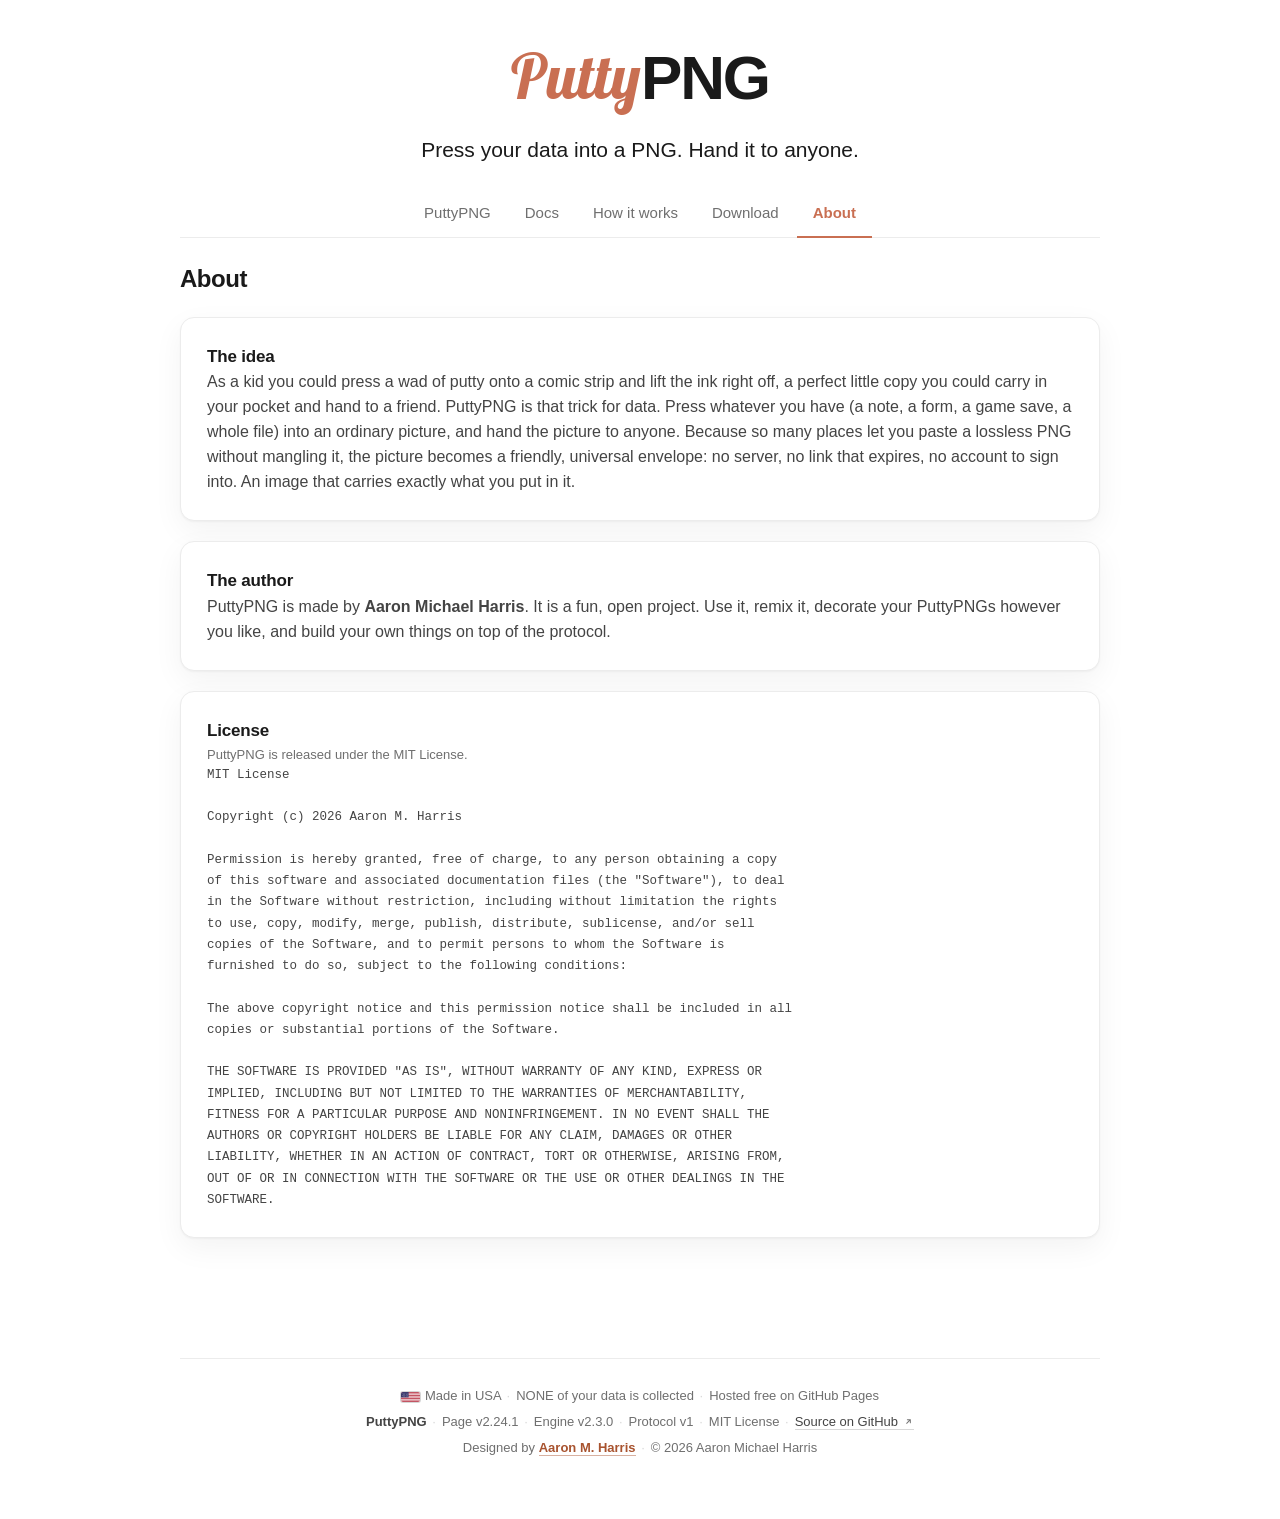
<file: about.html>
<!DOCTYPE html>
<html lang="en">
<!--
  about.html - The idea, the author, and the licence in full.

  One of five pages. The head, masthead, navigation, and footer are the same on
  all of them and are marked SYNC so .devtools/sync-chrome.mjs can prove it.
  Presentation is in styles.css, behavior in scripts.js, and the steganography
  in puttypng.js, which stands alone.
-->
  <!-- ==========================================================================
       SECTION 1 - HEAD / SETUP
       Shared metadata first, so the character set is declared before anything
       else. This page's own identity follows it.
       ========================================================================== -->
<head>
  <!-- SYNC:head -->
  <meta charset="UTF-8">
  <meta name="viewport" content="width=device-width, initial-scale=1.0">
  <!-- THE ICON IS A REAL DISC, SO IT IS RASTER. It is the engine's own CD with
       its splat of data dots, and a dot field cannot be a small SVG. Each size
       is rendered from a 512px master by halving, not by one long leap, so the
       dots survive down to 16. -->
  <link rel="icon" href="assets/puttypng-icon-16.png" type="image/png" sizes="16x16">
  <link rel="icon" href="assets/puttypng-icon-32.png" type="image/png" sizes="32x32">
  <link rel="icon" href="assets/puttypng-icon-512.png" type="image/png" sizes="512x512">
  <link rel="apple-touch-icon" href="assets/puttypng-icon-180.png">
  <meta property="og:type" content="website">
  <meta property="og:image" content="https://puttypng.com/assets/puttypng-social-card.png">
  <meta property="og:image:width" content="1200">
  <meta property="og:image:height" content="630">
  <meta property="og:image:alt" content="A PuttyPNG disc with a rainbow splat of data pressed into it, beside the name.">
  <meta name="twitter:card" content="summary_large_image">
  <meta name="twitter:image" content="https://puttypng.com/assets/puttypng-social-card.png">
  <link rel="stylesheet" href="fonts/fonts.css">
  <link rel="stylesheet" href="styles.css">
  <!-- /SYNC:head -->

  <!-- This page's own identity. Every line below differs from page to page,
       which is why none of it sits inside the SYNC block above. -->
  <title>About - PuttyPNG</title>
  <meta name="description" content="Why PuttyPNG exists, who made it, and the full MIT license it is released under.">
  <link rel="canonical" href="https://puttypng.com/about.html">
  <meta property="og:url" content="https://puttypng.com/about.html">
  <meta property="og:title" content="About - PuttyPNG">
  <meta property="og:description" content="Why PuttyPNG exists, who made it, and the full MIT license it is released under.">
  <meta name="twitter:title" content="About - PuttyPNG">
  <meta name="twitter:description" content="Why PuttyPNG exists, who made it, and the full MIT license it is released under.">
</head>

<!-- The class says which page this is. The stylesheet reads it to mark the
     current link, so the navigation block itself stays identical everywhere. -->
<body class="p-about">
  <div class="wrap">

  <!-- ==========================================================================
       SECTION 2 - MASTHEAD
       The page's title block.
       ========================================================================== -->
    <!-- SYNC:masthead -->
    <!-- THE NAME AND THE PROMISE, AND NOTHING ELSE.
         A corner note used to hang here with the country, the licence and the
         host in it. The footer already said all three, so the page made the
         same promise twice and charged a phone 123px at the top of every
         screen for the second copy. The note is gone and the footer keeps the
         promise, which is where a person looks for one.
         The byline went with it, to the last line of the footer beside the
         copyright, because both name the same person. -->
    <header class="masthead">
      <h1>Putty<span class="png">PNG</span></h1>
      <div class="subtitle">Press your data into a PNG. Hand it to anyone.</div>
    </header>
    <!-- /SYNC:masthead -->

  <!-- ==========================================================================
       SECTION 3 - NAVIGATION
       Five links to five pages. No script is needed to move between them.
       ========================================================================== -->
    <!-- SYNC:nav -->
    <nav class="tabs" id="tabs" aria-label="PuttyPNG sections">
      <a href="index.html" data-page="index">PuttyPNG</a>
      <a href="docs.html" data-page="docs">Docs</a>
      <a href="how-it-works.html" data-page="howitworks">How it works</a>
      <a href="download.html" data-page="download">Download</a>
      <a href="about.html" data-page="about">About</a>
    </nav>
    <!-- /SYNC:nav -->

  <!-- ==========================================================================
       SECTION 4 - ABOUT
       The idea, the author, and the licence in full.
       ========================================================================== -->
    <main class="panel" id="about">
      <h2>About</h2>
      <div class="card">
        <h3>The idea</h3>
        <p>As a kid you could press a wad of putty onto a comic strip and lift the ink right off, a perfect little copy you could carry in your pocket and hand to a friend. PuttyPNG is that trick for data. Press whatever you have (a note, a form, a game save, a whole file) into an ordinary picture, and hand the picture to anyone. Because so many places let you paste a lossless PNG without mangling it, the picture becomes a friendly, universal envelope: no server, no link that expires, no account to sign into. An image that carries exactly what you put in it.</p>
      </div>
      <div class="card">
        <h3>The author</h3>
        <p>PuttyPNG is made by <strong>Aaron Michael Harris</strong>. It is a fun, open project. Use it, remix it, decorate your PuttyPNGs however you like, and build your own things on top of the protocol.</p>
      </div>
      <div class="card">
        <h3>License</h3>
        <p class="small muted">PuttyPNG is released under the MIT License.</p>
        <div class="license" id="licenseText">MIT License

Copyright (c) 2026 Aaron M. Harris

Permission is hereby granted, free of charge, to any person obtaining a copy
of this software and associated documentation files (the "Software"), to deal
in the Software without restriction, including without limitation the rights
to use, copy, modify, merge, publish, distribute, sublicense, and/or sell
copies of the Software, and to permit persons to whom the Software is
furnished to do so, subject to the following conditions:

The above copyright notice and this permission notice shall be included in all
copies or substantial portions of the Software.

THE SOFTWARE IS PROVIDED "AS IS", WITHOUT WARRANTY OF ANY KIND, EXPRESS OR
IMPLIED, INCLUDING BUT NOT LIMITED TO THE WARRANTIES OF MERCHANTABILITY,
FITNESS FOR A PARTICULAR PURPOSE AND NONINFRINGEMENT. IN NO EVENT SHALL THE
AUTHORS OR COPYRIGHT HOLDERS BE LIABLE FOR ANY CLAIM, DAMAGES OR OTHER
LIABILITY, WHETHER IN AN ACTION OF CONTRACT, TORT OR OTHERWISE, ARISING FROM,
OUT OF OR IN CONNECTION WITH THE SOFTWARE OR THE USE OR OTHER DEALINGS IN THE
SOFTWARE.</div>
      </div>
    </main>

  <!-- ==========================================================================
       SECTION 5 - FOOTER
       The three version numbers, the licence, and the promise.
       ========================================================================== -->
    <!-- SYNC:footer -->
    <!-- THREE VERSIONS, SAID APART. The page moves with the site, the engine
         moves with puttypng.js, and the protocol moves only on a breaking
         byte-layout change. A gate check compares the last two against the
         engine, so this cannot drift.
         RULE: the page version below is the one the commit carries. -->
    <!-- THREE LINES, IN THIS ORDER: the promise, then the versions, then the
         name. The promise leads because it is the thing a stranger wants to
         know, and it is the only part of this that used to be said twice.
         The copyright used to ride on the end of the promise line, where a
         separator made it read as one more claim about the site. -->
    <!-- WHERE THE LINE IS ALLOWED TO BREAK. Each separator has a space before
         it and none after it, so the only break the browser can take is the
         one in front of the dot. A dot that wraps therefore travels down with
         the words it introduces. Break after it instead and a row ends on a
         separator with nothing following it, which reads as a missing word.
         RULE: do not reformat this block. The whitespace is the rule. -->
    <div class="foot" id="foot">
      <div class="line promise">
        <span><img class="flag" src="assets/flag.svg" width="19" height="10" alt="The flag of the United States of America">Made in USA</span>
        <span class="sep" aria-hidden="true">&middot;</span><span>NONE of your data is collected</span>
        <span class="sep" aria-hidden="true">&middot;</span><span>Hosted free on GitHub Pages</span>
      </div>
      <div class="line">
        <b>PuttyPNG</b>
        <span class="sep" aria-hidden="true">&middot;</span><span>Page v2.24.1</span>
        <span class="sep" aria-hidden="true">&middot;</span><span>Engine v2.3.0</span>
        <span class="sep" aria-hidden="true">&middot;</span><span>Protocol v1</span>
        <span class="sep" aria-hidden="true">&middot;</span><span>MIT License</span>
        <span class="sep" aria-hidden="true">&middot;</span><a href="https://github.com/aaronmharrisamh/puttypng" target="_blank" rel="noreferrer">Source on GitHub<svg class="ext" viewBox="0 0 24 24" width="11" height="11" aria-hidden="true"><path d="M8 16 16 8M9.5 8H16v6.5" fill="none" stroke="currentColor" stroke-width="2.2" stroke-linecap="round" stroke-linejoin="round"/></svg></a>
      </div>
      <div class="line byline">
        <span>Designed by <a href="https://aaronmichaelharris.com/" target="_blank" rel="noreferrer">Aaron M. Harris</a></span>
        <span class="sep" aria-hidden="true">&middot;</span><span>&copy; 2026 Aaron Michael Harris</span>
      </div>
    </div>
    <!-- /SYNC:footer -->
  </div>

  <!-- ==========================================================================
       SECTION 6 - OVERLAYS
       Nodes that sit above the page. Not shared: only a page that can take a
       dropped file carries the veil.
       ========================================================================== -->
  <div id="toast" role="status" aria-live="polite"></div>

  <!-- ==========================================================================
       SECTION 7 - SCRIPTS
       This page cannot use the engine, so it does not load it.
       ========================================================================== -->
  <script src="scripts.js"></script>
</body>
</html>
</file>
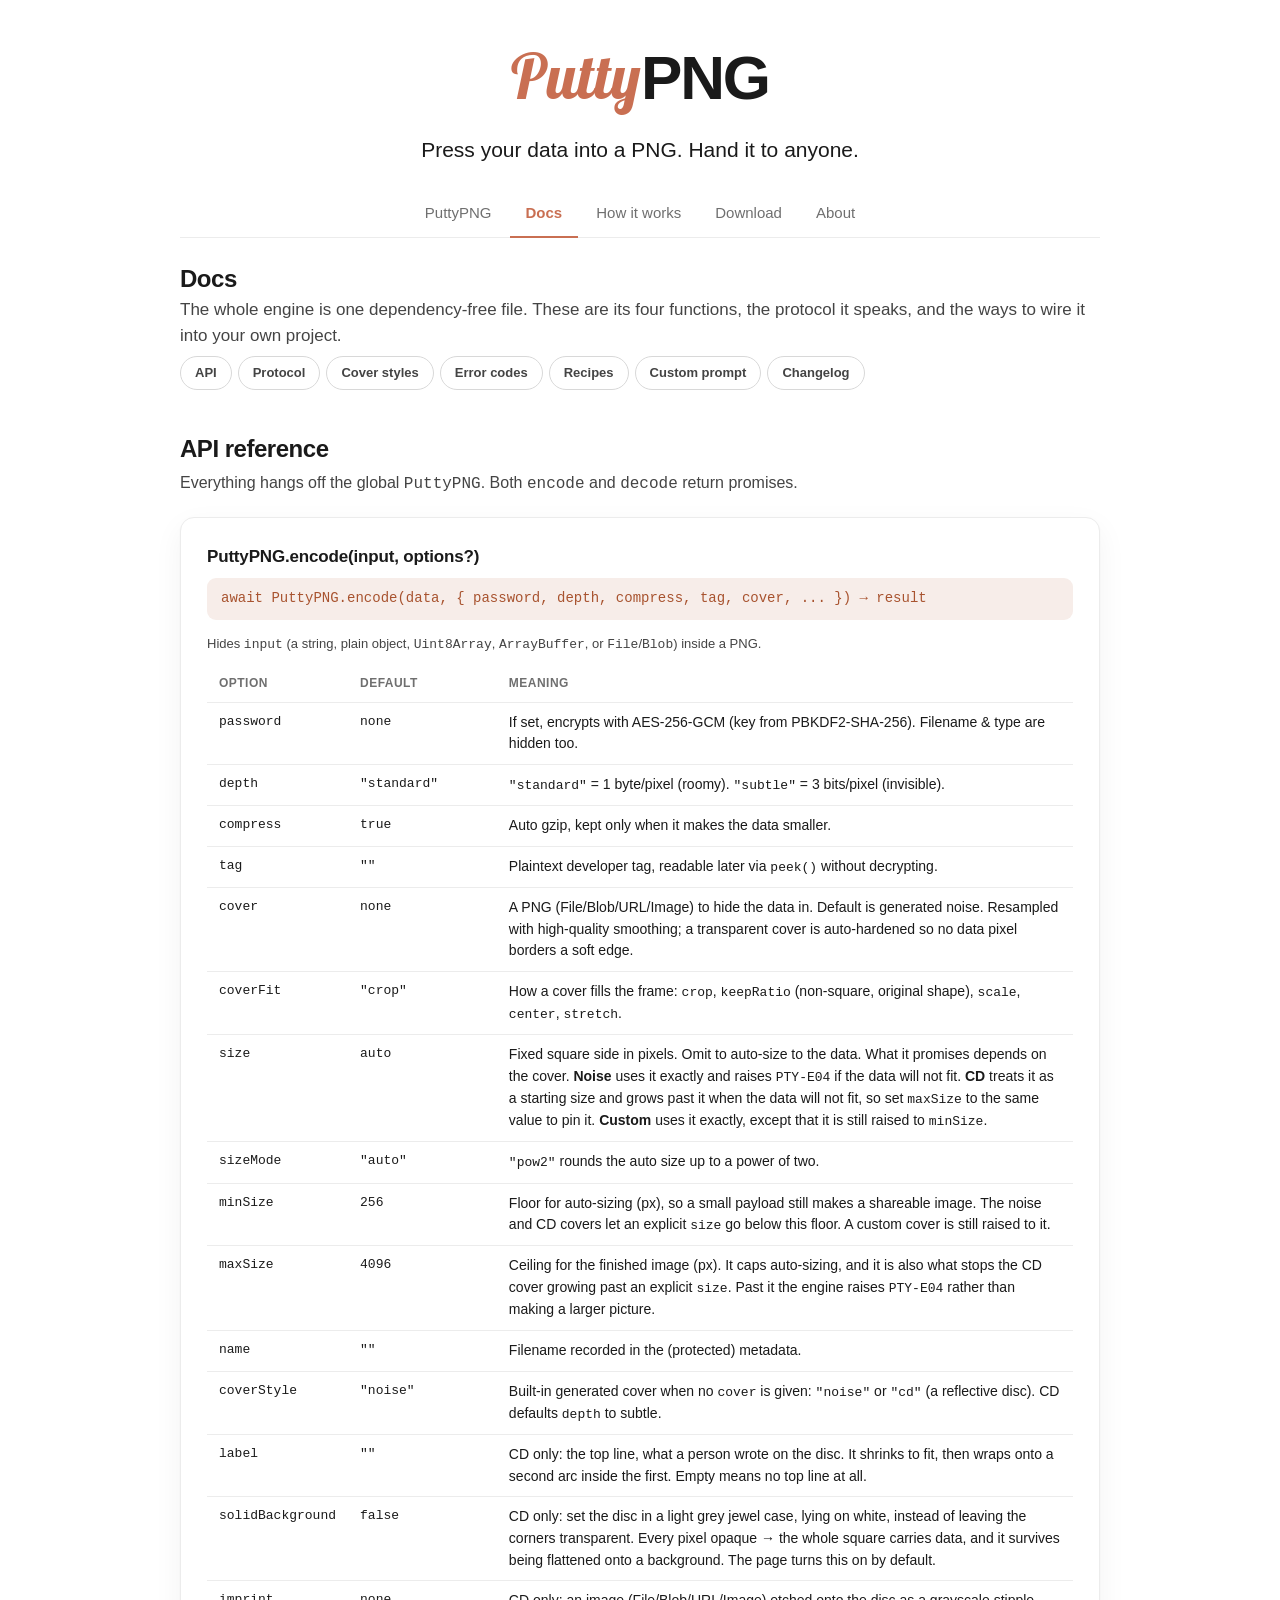
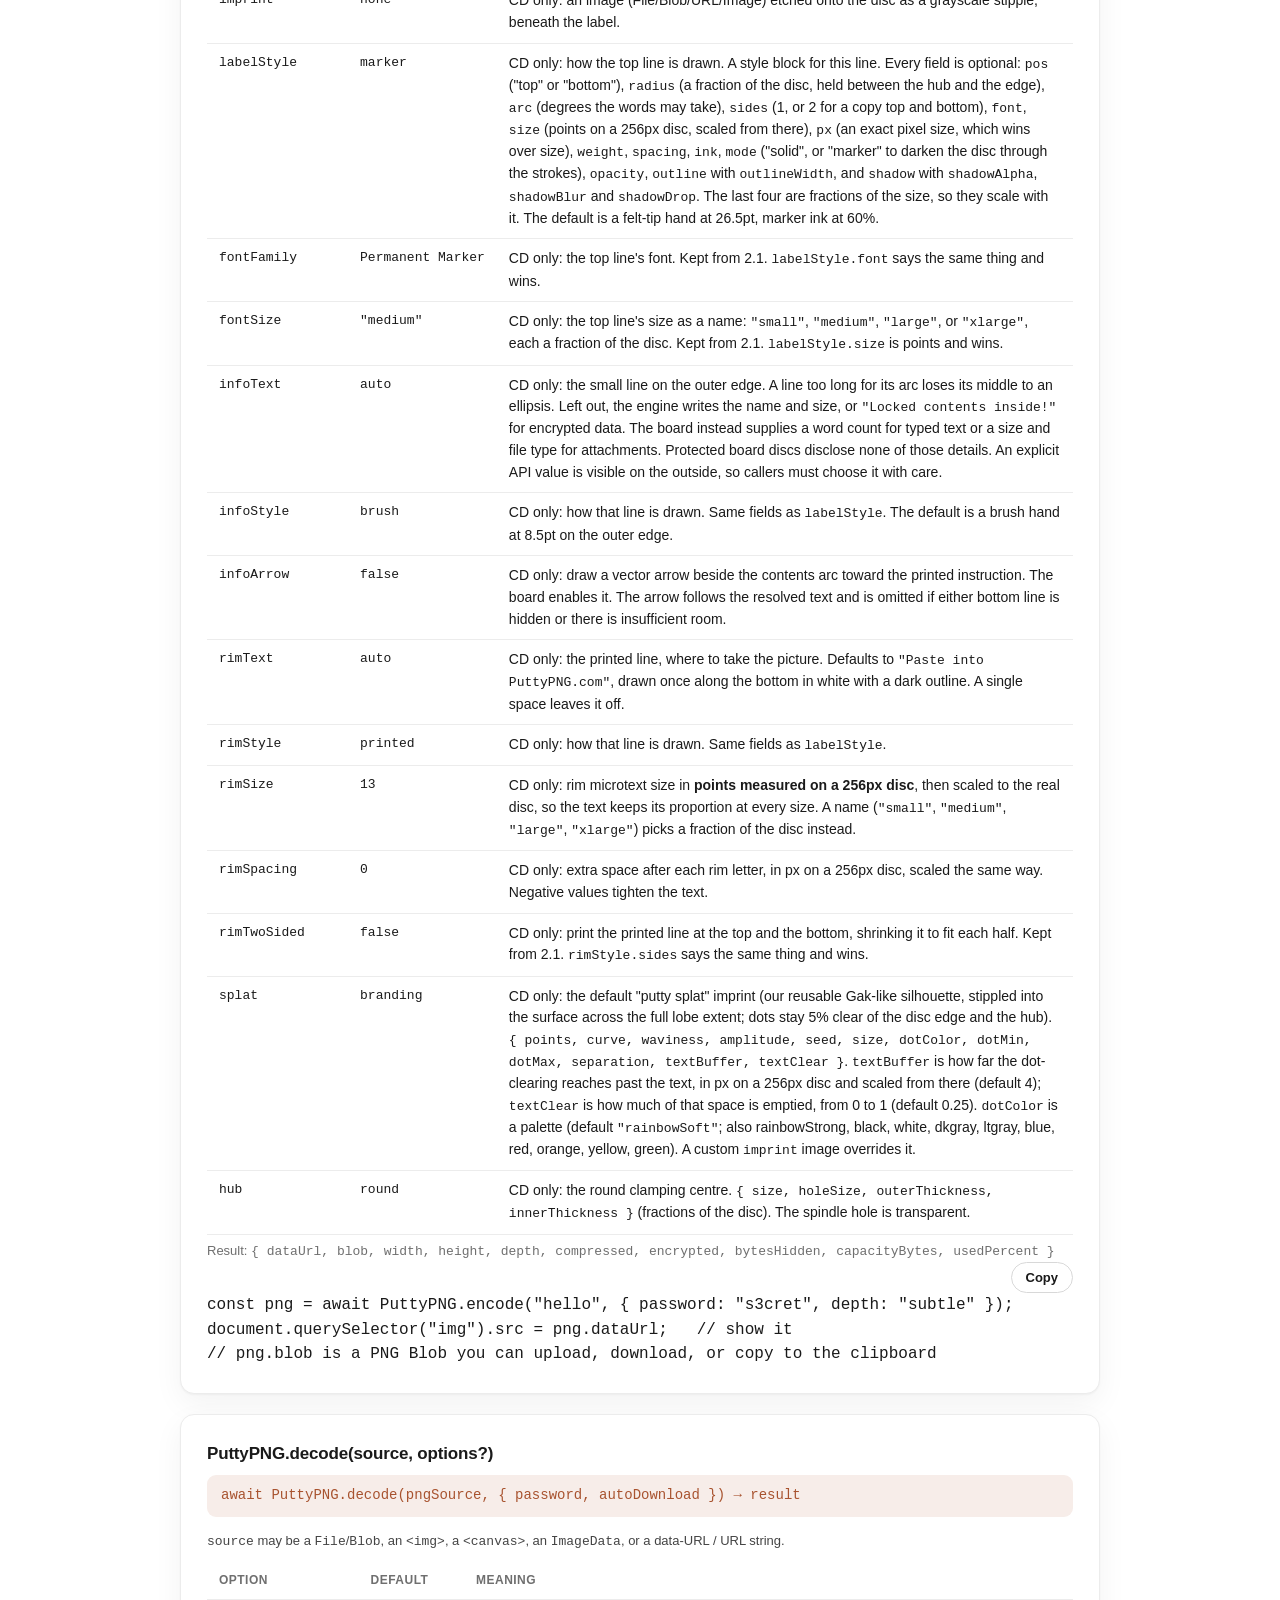
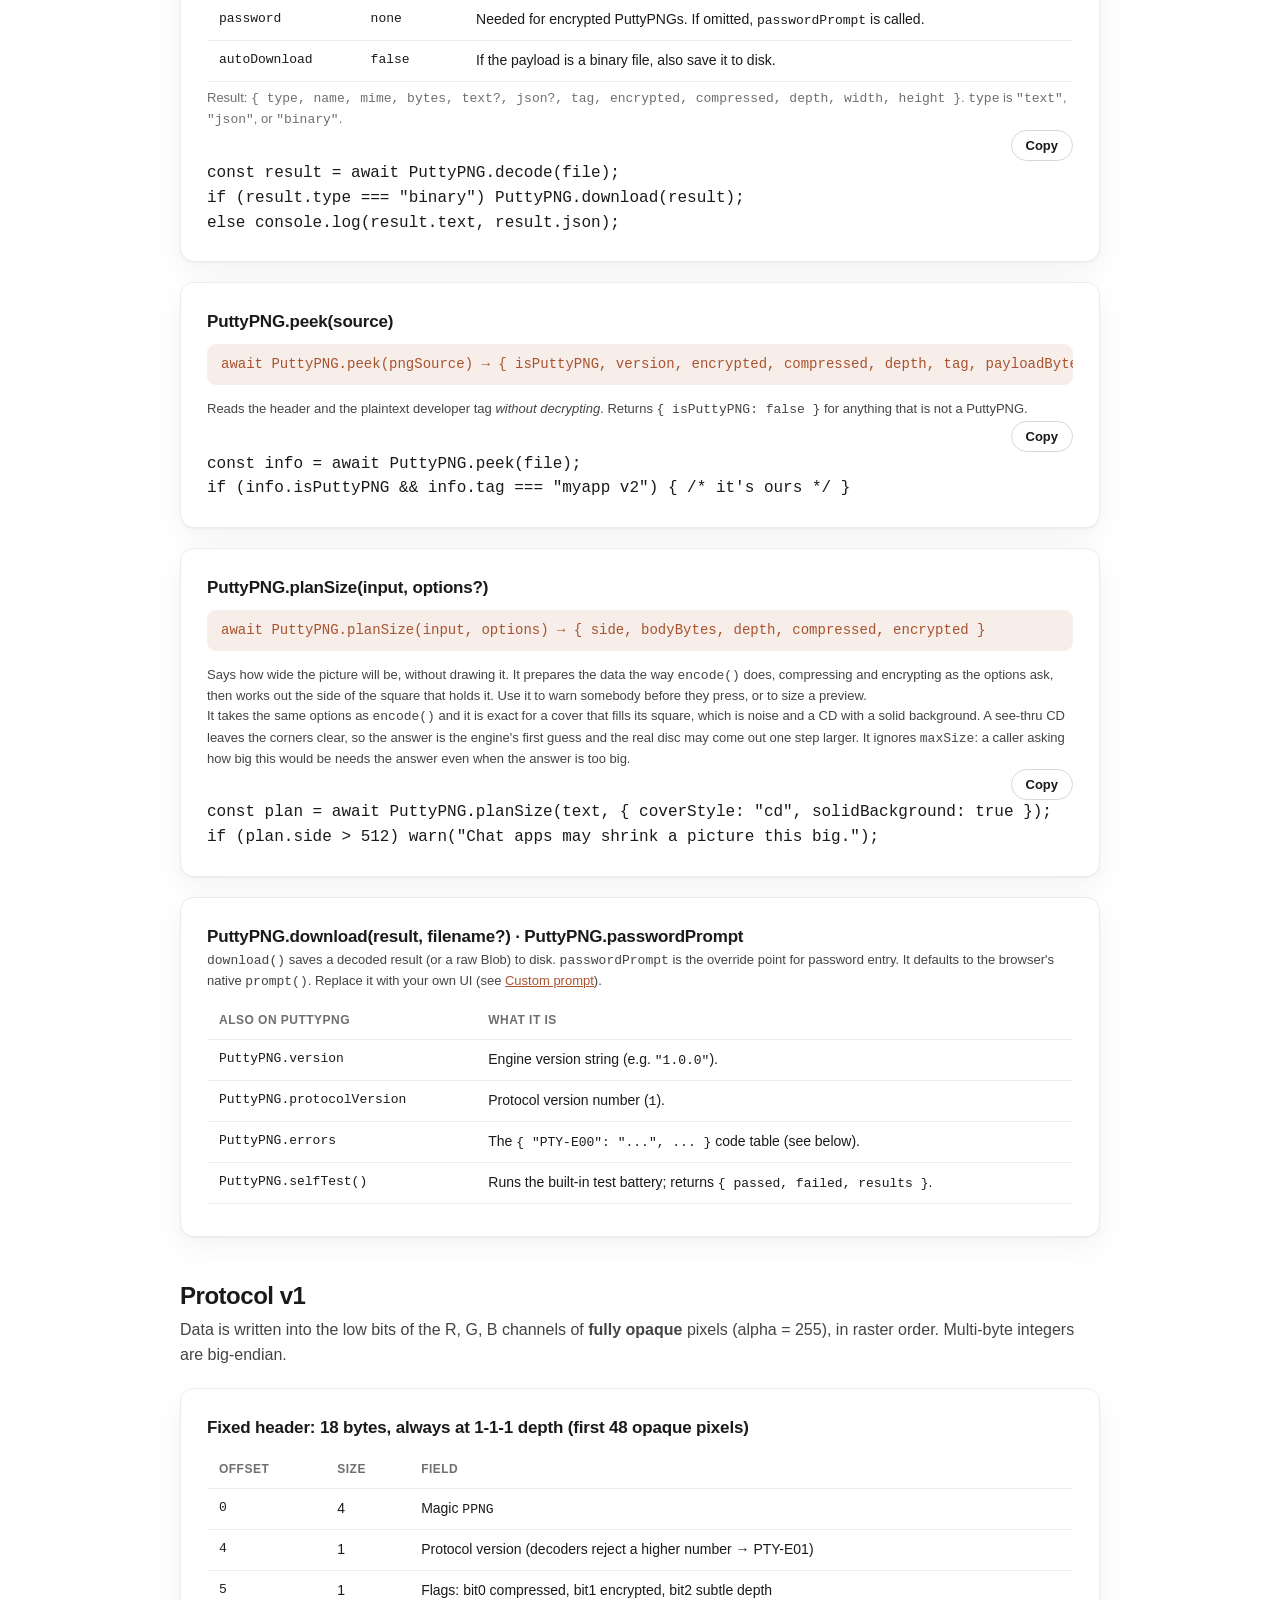
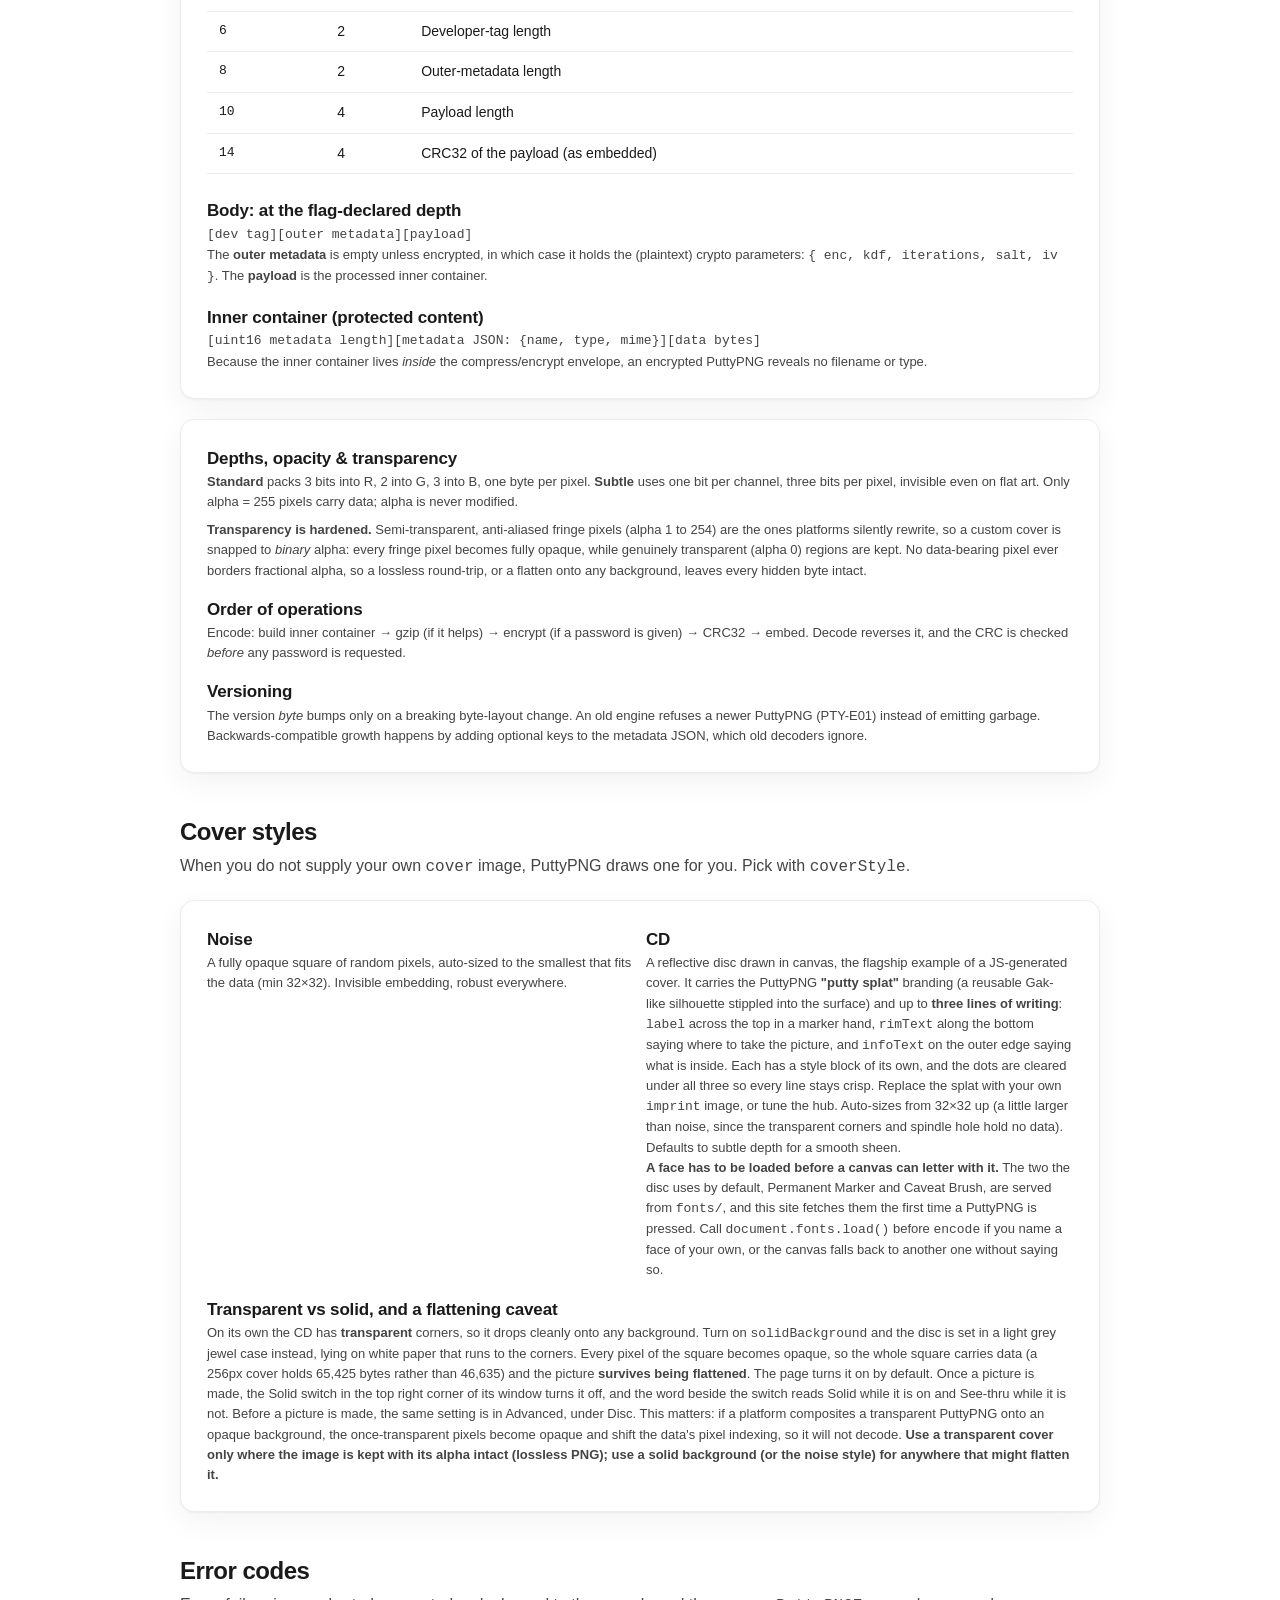
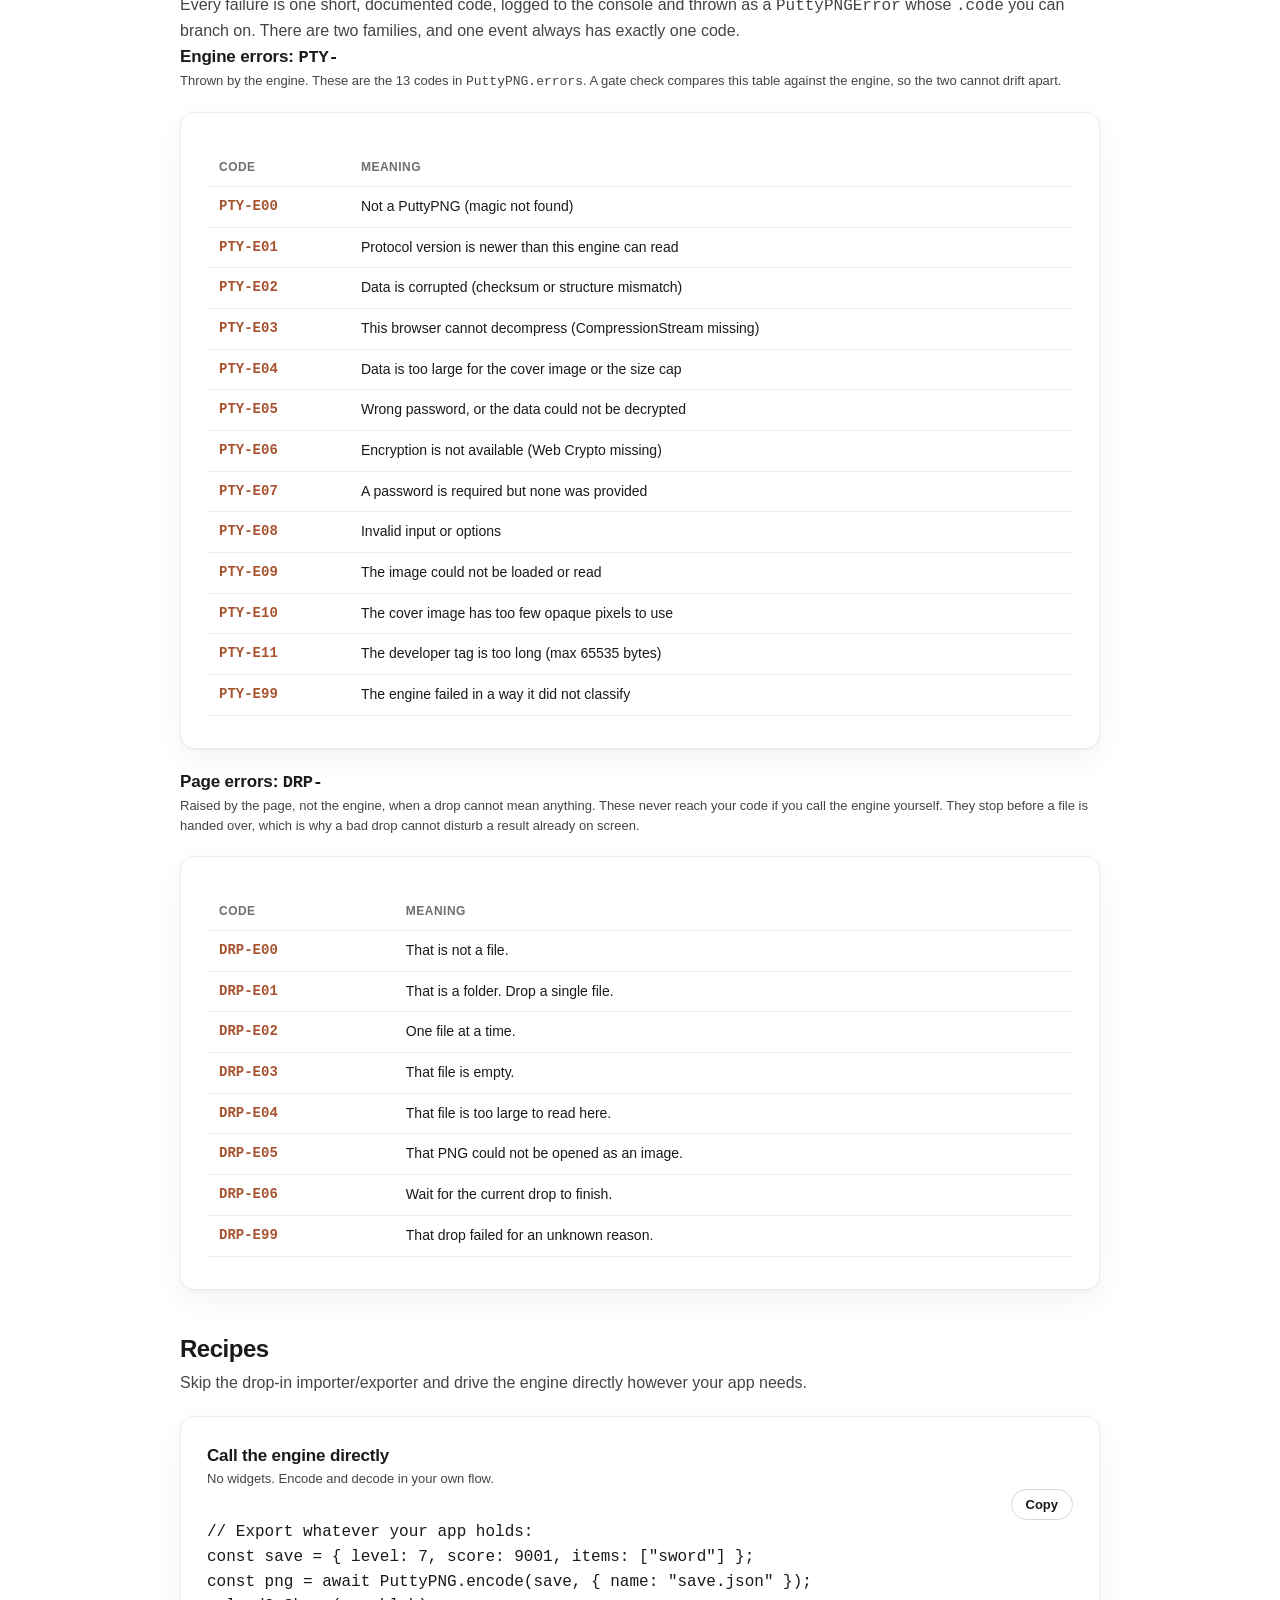
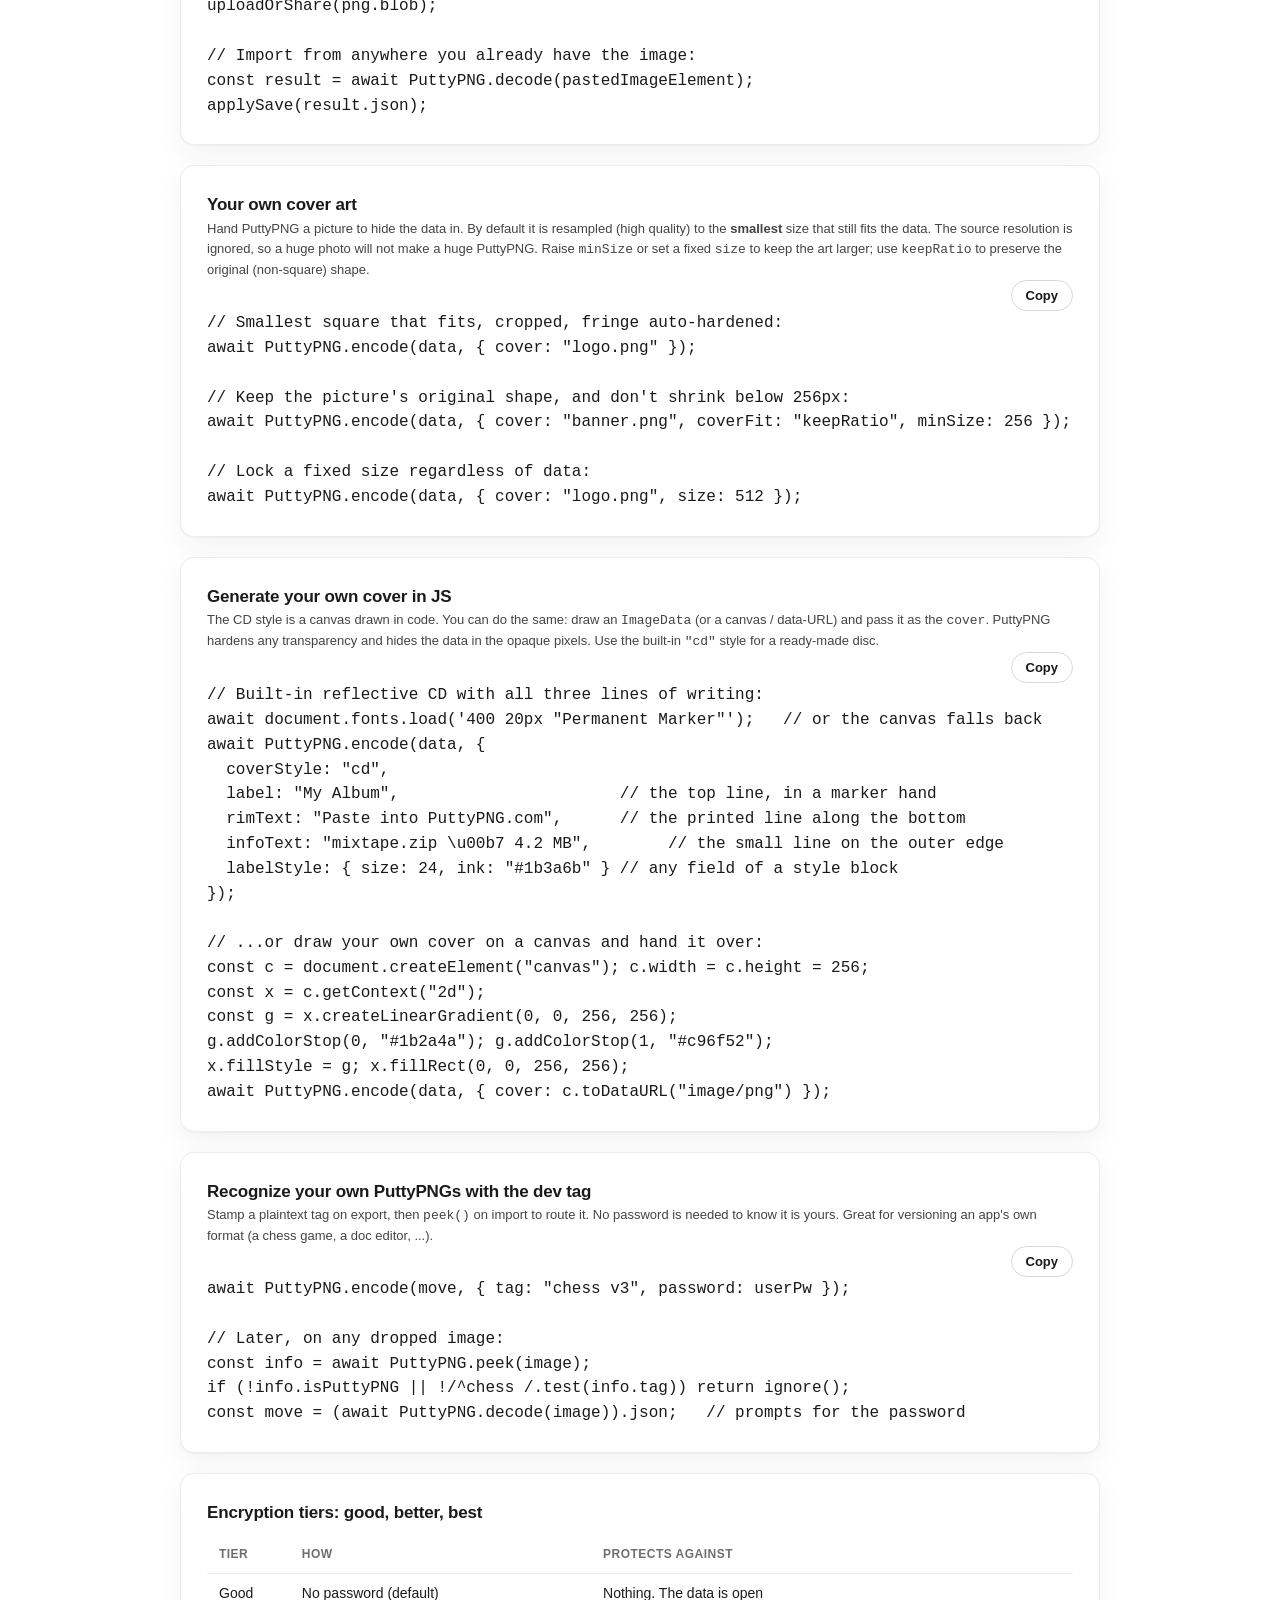
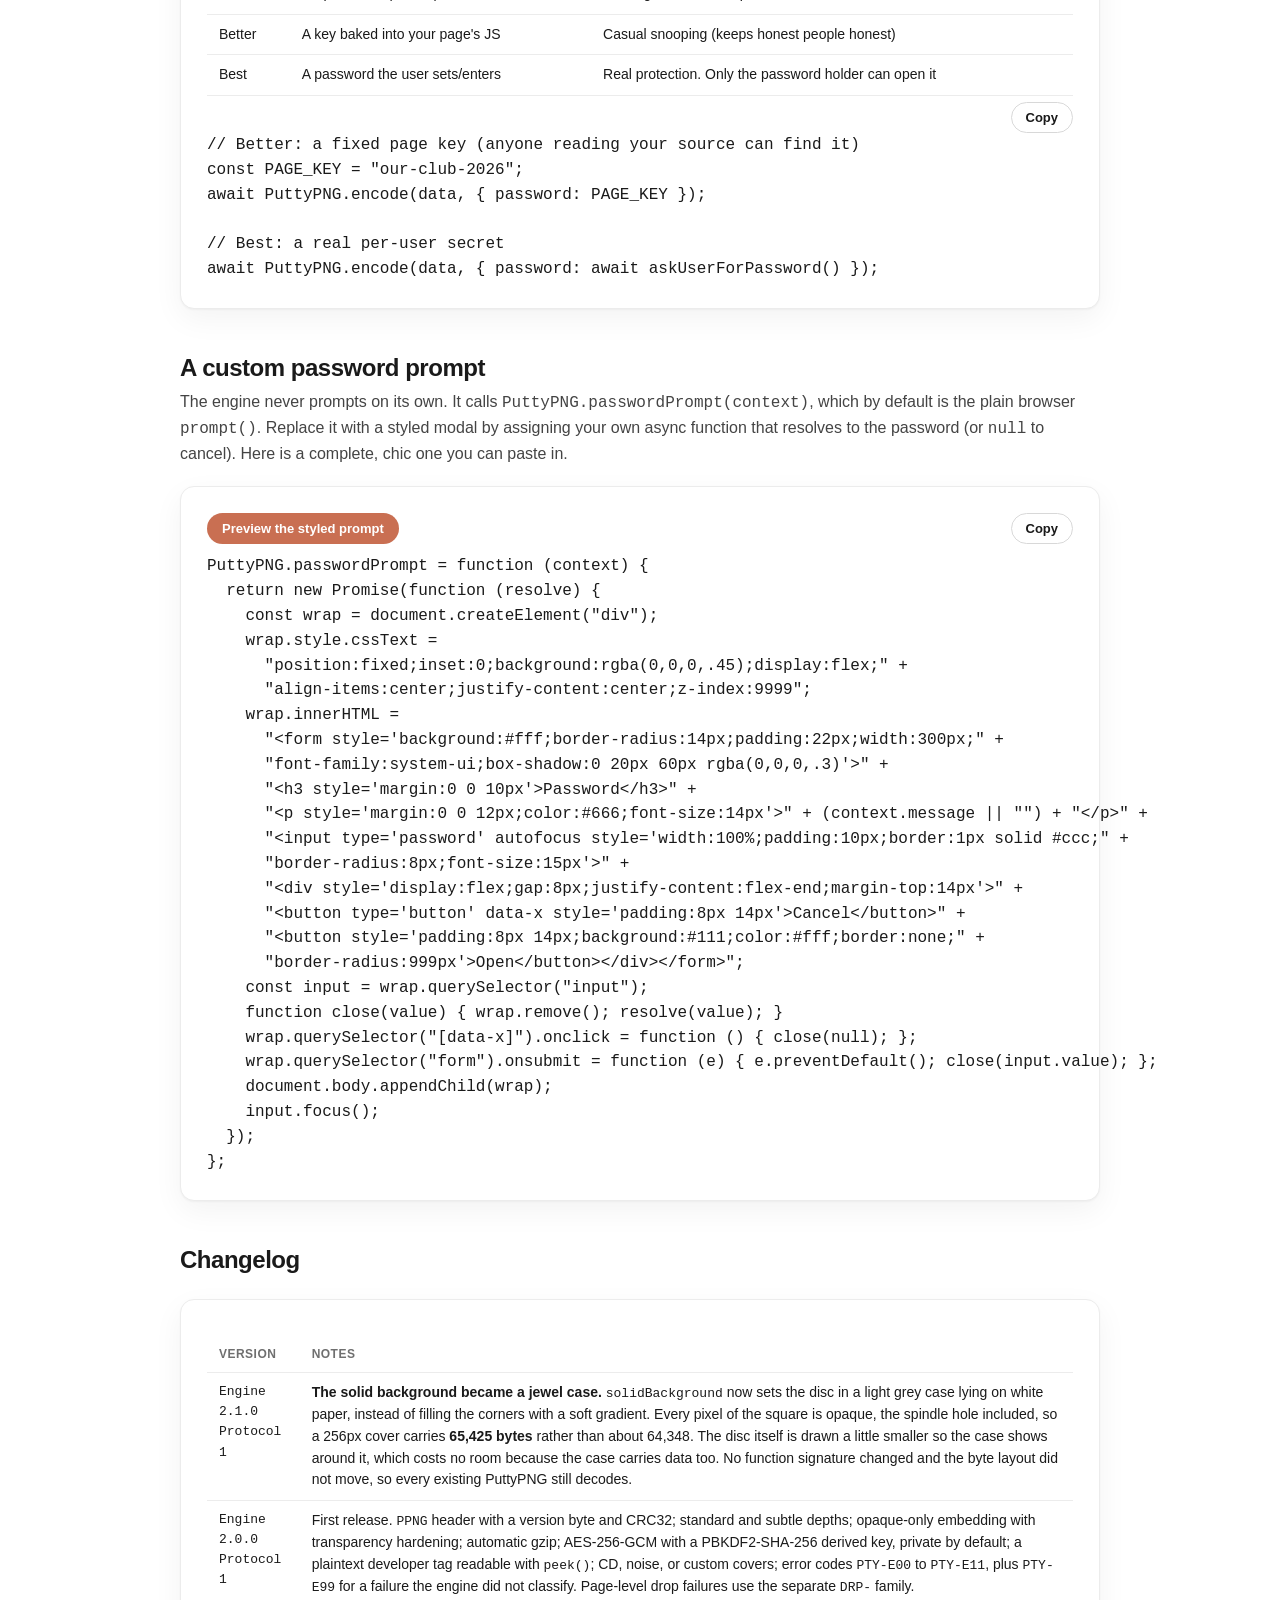
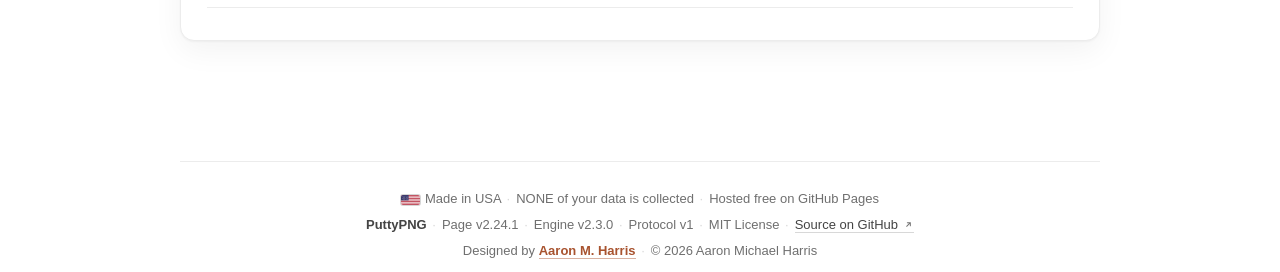
<file: docs.html>
<!DOCTYPE html>
<html lang="en">
<!--
  docs.html - The API reference, the protocol, the error codes, and the recipes.

  One of five pages. The head, masthead, navigation, and footer are the same on
  all of them and are marked SYNC so .devtools/sync-chrome.mjs can prove it.
  Presentation is in styles.css, behavior in scripts.js, and the steganography
  in puttypng.js, which stands alone.
-->
  <!-- ==========================================================================
       SECTION 1 - HEAD / SETUP
       Shared metadata first, so the character set is declared before anything
       else. This page's own identity follows it.
       ========================================================================== -->
<head>
  <!-- SYNC:head -->
  <meta charset="UTF-8">
  <meta name="viewport" content="width=device-width, initial-scale=1.0">
  <!-- THE ICON IS A REAL DISC, SO IT IS RASTER. It is the engine's own CD with
       its splat of data dots, and a dot field cannot be a small SVG. Each size
       is rendered from a 512px master by halving, not by one long leap, so the
       dots survive down to 16. -->
  <link rel="icon" href="assets/puttypng-icon-16.png" type="image/png" sizes="16x16">
  <link rel="icon" href="assets/puttypng-icon-32.png" type="image/png" sizes="32x32">
  <link rel="icon" href="assets/puttypng-icon-512.png" type="image/png" sizes="512x512">
  <link rel="apple-touch-icon" href="assets/puttypng-icon-180.png">
  <meta property="og:type" content="website">
  <meta property="og:image" content="https://puttypng.com/assets/puttypng-social-card.png">
  <meta property="og:image:width" content="1200">
  <meta property="og:image:height" content="630">
  <meta property="og:image:alt" content="A PuttyPNG disc with a rainbow splat of data pressed into it, beside the name.">
  <meta name="twitter:card" content="summary_large_image">
  <meta name="twitter:image" content="https://puttypng.com/assets/puttypng-social-card.png">
  <link rel="stylesheet" href="fonts/fonts.css">
  <link rel="stylesheet" href="styles.css">
  <!-- /SYNC:head -->

  <!-- This page's own identity. Every line below differs from page to page,
       which is why none of it sits inside the SYNC block above. -->
  <title>Docs - PuttyPNG</title>
  <meta name="description" content="The PuttyPNG API, the v1 byte protocol, cover styles, every error code, and recipes for calling the engine directly.">
  <link rel="canonical" href="https://puttypng.com/docs.html">
  <meta property="og:url" content="https://puttypng.com/docs.html">
  <meta property="og:title" content="Docs - PuttyPNG">
  <meta property="og:description" content="The PuttyPNG API, the v1 byte protocol, cover styles, every error code, and recipes for calling the engine directly.">
  <meta name="twitter:title" content="Docs - PuttyPNG">
  <meta name="twitter:description" content="The PuttyPNG API, the v1 byte protocol, cover styles, every error code, and recipes for calling the engine directly.">
</head>

<!-- The class says which page this is. The stylesheet reads it to mark the
     current link, so the navigation block itself stays identical everywhere. -->
<body class="p-docs">
  <div class="wrap">

  <!-- ==========================================================================
       SECTION 2 - MASTHEAD
       The page's title block.
       ========================================================================== -->
    <!-- SYNC:masthead -->
    <!-- THE NAME AND THE PROMISE, AND NOTHING ELSE.
         A corner note used to hang here with the country, the licence and the
         host in it. The footer already said all three, so the page made the
         same promise twice and charged a phone 123px at the top of every
         screen for the second copy. The note is gone and the footer keeps the
         promise, which is where a person looks for one.
         The byline went with it, to the last line of the footer beside the
         copyright, because both name the same person. -->
    <header class="masthead">
      <h1>Putty<span class="png">PNG</span></h1>
      <div class="subtitle">Press your data into a PNG. Hand it to anyone.</div>
    </header>
    <!-- /SYNC:masthead -->

  <!-- ==========================================================================
       SECTION 3 - NAVIGATION
       Five links to five pages. No script is needed to move between them.
       ========================================================================== -->
    <!-- SYNC:nav -->
    <nav class="tabs" id="tabs" aria-label="PuttyPNG sections">
      <a href="index.html" data-page="index">PuttyPNG</a>
      <a href="docs.html" data-page="docs">Docs</a>
      <a href="how-it-works.html" data-page="howitworks">How it works</a>
      <a href="download.html" data-page="download">Download</a>
      <a href="about.html" data-page="about">About</a>
    </nav>
    <!-- /SYNC:nav -->

  <!-- ==========================================================================
       SECTION 4 - DOCS
       The API reference, the protocol, the error codes, and the recipes.
       ========================================================================== -->
    <main class="panel" id="docs">
      <h2>Docs</h2>
      <p class="lede">The whole engine is one dependency-free file. These are its four functions, the protocol it speaks, and the ways to wire it into your own project.</p>
      <nav class="subnav" aria-label="Docs sections">
        <a href="#docs-api">API</a>
        <a href="#docs-protocol">Protocol</a>
        <a href="#docs-covers">Cover styles</a>
        <a href="#docs-errors">Error codes</a>
        <a href="#docs-recipes">Recipes</a>
        <a href="#docs-prompt">Custom prompt</a>
        <a href="#docs-changelog">Changelog</a>
      </nav>

      <!-- API -->
      <div class="doc-section" id="docs-api">
        <h2>API reference</h2>
        <p>Everything hangs off the global <span class="mono">PuttyPNG</span>. Both <span class="mono">encode</span> and <span class="mono">decode</span> return promises.</p>

        <div class="card">
          <h3>PuttyPNG.encode(input, options?)</h3>
          <div class="api-sig">await PuttyPNG.encode(data, { password, depth, compress, tag, cover, ... }) &rarr; result</div>
          <p class="small">Hides <span class="mono">input</span> (a string, plain object, <span class="mono">Uint8Array</span>, <span class="mono">ArrayBuffer</span>, or <span class="mono">File</span>/<span class="mono">Blob</span>) inside a PNG.</p>
          <div class="tablewrap"><table class="doc">
            <thead><tr><th>Option</th><th>Default</th><th>Meaning</th></tr></thead>
            <tbody>
              <tr><td class="mono">password</td><td class="mono">none</td><td>If set, encrypts with AES-256-GCM (key from PBKDF2-SHA-256). Filename &amp; type are hidden too.</td></tr>
              <tr><td class="mono">depth</td><td class="mono">"standard"</td><td><span class="mono">"standard"</span> = 1 byte/pixel (roomy). <span class="mono">"subtle"</span> = 3 bits/pixel (invisible).</td></tr>
              <tr><td class="mono">compress</td><td class="mono">true</td><td>Auto gzip, kept only when it makes the data smaller.</td></tr>
              <tr><td class="mono">tag</td><td class="mono">""</td><td>Plaintext developer tag, readable later via <span class="mono">peek()</span> without decrypting.</td></tr>
              <tr><td class="mono">cover</td><td class="mono">none</td><td>A PNG (File/Blob/URL/Image) to hide the data in. Default is generated noise. Resampled with high-quality smoothing; a transparent cover is auto-hardened so no data pixel borders a soft edge.</td></tr>
              <tr><td class="mono">coverFit</td><td class="mono">"crop"</td><td>How a cover fills the frame: <span class="mono">crop</span>, <span class="mono">keepRatio</span> (non-square, original shape), <span class="mono">scale</span>, <span class="mono">center</span>, <span class="mono">stretch</span>.</td></tr>
              <tr><td class="mono">size</td><td class="mono">auto</td><td>Fixed square side in pixels. Omit to auto-size to the data. What it promises depends on the cover. <strong>Noise</strong> uses it exactly and raises <span class="mono">PTY-E04</span> if the data will not fit. <strong>CD</strong> treats it as a starting size and grows past it when the data will not fit, so set <span class="mono">maxSize</span> to the same value to pin it. <strong>Custom</strong> uses it exactly, except that it is still raised to <span class="mono">minSize</span>.</td></tr>
              <tr><td class="mono">sizeMode</td><td class="mono">"auto"</td><td><span class="mono">"pow2"</span> rounds the auto size up to a power of two.</td></tr>
              <tr><td class="mono">minSize</td><td class="mono">256</td><td>Floor for auto-sizing (px), so a small payload still makes a shareable image. The noise and CD covers let an explicit <span class="mono">size</span> go below this floor. A custom cover is still raised to it.</td></tr>
              <tr><td class="mono">maxSize</td><td class="mono">4096</td><td>Ceiling for the finished image (px). It caps auto-sizing, and it is also what stops the CD cover growing past an explicit <span class="mono">size</span>. Past it the engine raises <span class="mono">PTY-E04</span> rather than making a larger picture.</td></tr>
              <tr><td class="mono">name</td><td class="mono">""</td><td>Filename recorded in the (protected) metadata.</td></tr>
              <tr><td class="mono">coverStyle</td><td class="mono">"noise"</td><td>Built-in generated cover when no <span class="mono">cover</span> is given: <span class="mono">"noise"</span> or <span class="mono">"cd"</span> (a reflective disc). CD defaults <span class="mono">depth</span> to subtle.</td></tr>
              <tr><td class="mono">label</td><td class="mono">""</td><td>CD only: the top line, what a person wrote on the disc. It shrinks to fit, then wraps onto a second arc inside the first. Empty means no top line at all.</td></tr>
              <tr><td class="mono">solidBackground</td><td class="mono">false</td><td>CD only: set the disc in a light grey jewel case, lying on white, instead of leaving the corners transparent. Every pixel opaque &rarr; the whole square carries data, and it survives being flattened onto a background. The page turns this on by default.</td></tr>
              <tr><td class="mono">imprint</td><td class="mono">none</td><td>CD only: an image (File/Blob/URL/Image) etched onto the disc as a grayscale stipple, beneath the label.</td></tr>
              <tr><td class="mono">labelStyle</td><td class="mono">marker</td><td>CD only: how the top line is drawn. A style block for this line. Every field is optional: <span class="mono">pos</span> ("top" or "bottom"), <span class="mono">radius</span> (a fraction of the disc, held between the hub and the edge), <span class="mono">arc</span> (degrees the words may take), <span class="mono">sides</span> (1, or 2 for a copy top and bottom), <span class="mono">font</span>, <span class="mono">size</span> (points on a 256px disc, scaled from there), <span class="mono">px</span> (an exact pixel size, which wins over size), <span class="mono">weight</span>, <span class="mono">spacing</span>, <span class="mono">ink</span>, <span class="mono">mode</span> ("solid", or "marker" to darken the disc through the strokes), <span class="mono">opacity</span>, <span class="mono">outline</span> with <span class="mono">outlineWidth</span>, and <span class="mono">shadow</span> with <span class="mono">shadowAlpha</span>, <span class="mono">shadowBlur</span> and <span class="mono">shadowDrop</span>. The last four are fractions of the size, so they scale with it. The default is a felt-tip hand at 26.5pt, marker ink at 60%.</td></tr>
              <tr><td class="mono">fontFamily</td><td class="mono">Permanent&nbsp;Marker</td><td>CD only: the top line's font. Kept from 2.1. <span class="mono">labelStyle.font</span> says the same thing and wins.</td></tr>
              <tr><td class="mono">fontSize</td><td class="mono">"medium"</td><td>CD only: the top line's size as a name: <span class="mono">"small"</span>, <span class="mono">"medium"</span>, <span class="mono">"large"</span>, or <span class="mono">"xlarge"</span>, each a fraction of the disc. Kept from 2.1. <span class="mono">labelStyle.size</span> is points and wins.</td></tr>
              <tr><td class="mono">infoText</td><td class="mono">auto</td><td>CD only: the small line on the outer edge. A line too long for its arc loses its middle to an ellipsis. Left out, the engine writes the name and size, or <span class="mono">"Locked contents inside!"</span> for encrypted data. The board instead supplies a word count for typed text or a size and file type for attachments. Protected board discs disclose none of those details. An explicit API value is visible on the outside, so callers must choose it with care.</td></tr>
              <tr><td class="mono">infoStyle</td><td class="mono">brush</td><td>CD only: how that line is drawn. Same fields as <span class="mono">labelStyle</span>. The default is a brush hand at 8.5pt on the outer edge.</td></tr>
              <tr><td class="mono">infoArrow</td><td class="mono">false</td><td>CD only: draw a vector arrow beside the contents arc toward the printed instruction. The board enables it. The arrow follows the resolved text and is omitted if either bottom line is hidden or there is insufficient room.</td></tr>
              <tr><td class="mono">rimText</td><td class="mono">auto</td><td>CD only: the printed line, where to take the picture. Defaults to <span class="mono">"Paste into PuttyPNG.com"</span>, drawn once along the bottom in white with a dark outline. A single space leaves it off.</td></tr>
              <tr><td class="mono">rimStyle</td><td class="mono">printed</td><td>CD only: how that line is drawn. Same fields as <span class="mono">labelStyle</span>.</td></tr>
              <tr><td class="mono">rimSize</td><td class="mono">13</td><td>CD only: rim microtext size in <strong>points measured on a 256px disc</strong>, then scaled to the real disc, so the text keeps its proportion at every size. A name (<span class="mono">"small"</span>, <span class="mono">"medium"</span>, <span class="mono">"large"</span>, <span class="mono">"xlarge"</span>) picks a fraction of the disc instead.</td></tr>
              <tr><td class="mono">rimSpacing</td><td class="mono">0</td><td>CD only: extra space after each rim letter, in px on a 256px disc, scaled the same way. Negative values tighten the text.</td></tr>
              <tr><td class="mono">rimTwoSided</td><td class="mono">false</td><td>CD only: print the printed line at the top and the bottom, shrinking it to fit each half. Kept from 2.1. <span class="mono">rimStyle.sides</span> says the same thing and wins.</td></tr>
              <tr><td class="mono">splat</td><td class="mono">branding</td><td>CD only: the default "putty splat" imprint (our reusable Gak-like silhouette, stippled into the surface across the full lobe extent; dots stay 5% clear of the disc edge and the hub). <span class="mono">{ points, curve, waviness, amplitude, seed, size, dotColor, dotMin, dotMax, separation, textBuffer, textClear }</span>. <span class="mono">textBuffer</span> is how far the dot-clearing reaches past the text, in px on a 256px disc and scaled from there (default 4); <span class="mono">textClear</span> is how much of that space is emptied, from 0 to 1 (default 0.25). <span class="mono">dotColor</span> is a palette (default <span class="mono">"rainbowSoft"</span>; also rainbowStrong, black, white, dkgray, ltgray, blue, red, orange, yellow, green). A custom <span class="mono">imprint</span> image overrides it.</td></tr>
              <tr><td class="mono">hub</td><td class="mono">round</td><td>CD only: the round clamping centre. <span class="mono">{ size, holeSize, outerThickness, innerThickness }</span> (fractions of the disc). The spindle hole is transparent.</td></tr>
            </tbody>
          </table></div>
          <p class="small muted">Result: <span class="mono">{ dataUrl, blob, width, height, depth, compressed, encrypted, bytesHidden, capacityBytes, usedPercent }</span></p>
          <div class="row" style="justify-content:flex-end;"><button class="btn btn-ghost btn-sm copy-btn" type="button" data-copy="ex-encode">Copy</button></div>
<pre id="ex-encode">const png = await PuttyPNG.encode("hello", { password: "s3cret", depth: "subtle" });
document.querySelector("img").src = png.dataUrl;   // show it
// png.blob is a PNG Blob you can upload, download, or copy to the clipboard</pre>
        </div>

        <div class="card">
          <h3>PuttyPNG.decode(source, options?)</h3>
          <div class="api-sig">await PuttyPNG.decode(pngSource, { password, autoDownload }) &rarr; result</div>
          <p class="small"><span class="mono">source</span> may be a <span class="mono">File</span>/<span class="mono">Blob</span>, an <span class="mono">&lt;img&gt;</span>, a <span class="mono">&lt;canvas&gt;</span>, an <span class="mono">ImageData</span>, or a data-URL / URL string.</p>
          <div class="tablewrap"><table class="doc">
            <thead><tr><th>Option</th><th>Default</th><th>Meaning</th></tr></thead>
            <tbody>
              <tr><td class="mono">password</td><td class="mono">none</td><td>Needed for encrypted PuttyPNGs. If omitted, <span class="mono">passwordPrompt</span> is called.</td></tr>
              <tr><td class="mono">autoDownload</td><td class="mono">false</td><td>If the payload is a binary file, also save it to disk.</td></tr>
            </tbody>
          </table></div>
          <p class="small muted">Result: <span class="mono">{ type, name, mime, bytes, text?, json?, tag, encrypted, compressed, depth, width, height }</span>. <span class="mono">type</span> is <span class="mono">"text"</span>, <span class="mono">"json"</span>, or <span class="mono">"binary"</span>.</p>
          <div class="row" style="justify-content:flex-end;"><button class="btn btn-ghost btn-sm copy-btn" type="button" data-copy="ex-decode">Copy</button></div>
<pre id="ex-decode">const result = await PuttyPNG.decode(file);
if (result.type === "binary") PuttyPNG.download(result);
else console.log(result.text, result.json);</pre>
        </div>

        <div class="card">
          <h3>PuttyPNG.peek(source)</h3>
          <div class="api-sig">await PuttyPNG.peek(pngSource) &rarr; { isPuttyPNG, version, encrypted, compressed, depth, tag, payloadBytes }</div>
          <p class="small">Reads the header and the plaintext developer tag <em>without decrypting</em>. Returns <span class="mono">{ isPuttyPNG: false }</span> for anything that is not a PuttyPNG.</p>
          <div class="row" style="justify-content:flex-end;"><button class="btn btn-ghost btn-sm copy-btn" type="button" data-copy="ex-peek">Copy</button></div>
<pre id="ex-peek">const info = await PuttyPNG.peek(file);
if (info.isPuttyPNG &amp;&amp; info.tag === "myapp v2") { /* it's ours */ }</pre>
        </div>

        <div class="card">
          <h3>PuttyPNG.planSize(input, options?)</h3>
          <div class="api-sig">await PuttyPNG.planSize(input, options) &rarr; { side, bodyBytes, depth, compressed, encrypted }</div>
          <p class="small">Says how wide the picture will be, without drawing it. It prepares the data the way <span class="mono">encode()</span> does, compressing and encrypting as the options ask, then works out the side of the square that holds it. Use it to warn somebody before they press, or to size a preview.</p>
          <p class="small">It takes the same options as <span class="mono">encode()</span> and it is exact for a cover that fills its square, which is noise and a CD with a solid background. A see-thru CD leaves the corners clear, so the answer is the engine's first guess and the real disc may come out one step larger. It ignores <span class="mono">maxSize</span>: a caller asking how big this would be needs the answer even when the answer is too big.</p>
          <div class="row" style="justify-content:flex-end;"><button class="btn btn-ghost btn-sm copy-btn" type="button" data-copy="ex-plan">Copy</button></div>
<pre id="ex-plan">const plan = await PuttyPNG.planSize(text, { coverStyle: "cd", solidBackground: true });
if (plan.side &gt; 512) warn("Chat apps may shrink a picture this big.");</pre>
        </div>

        <div class="card">
          <h3>PuttyPNG.download(result, filename?) &middot; PuttyPNG.passwordPrompt</h3>
          <p class="small"><span class="mono">download()</span> saves a decoded result (or a raw Blob) to disk. <span class="mono">passwordPrompt</span> is the override point for password entry. It defaults to the browser's native <span class="mono">prompt()</span>. Replace it with your own UI (see <a href="#docs-prompt">Custom prompt</a>).</p>
          <div class="tablewrap"><table class="doc">
            <thead><tr><th>Also on PuttyPNG</th><th>What it is</th></tr></thead>
            <tbody>
              <tr><td class="mono">PuttyPNG.version</td><td>Engine version string (e.g. <span class="mono">"1.0.0"</span>).</td></tr>
              <tr><td class="mono">PuttyPNG.protocolVersion</td><td>Protocol version number (<span class="mono">1</span>).</td></tr>
              <tr><td class="mono">PuttyPNG.errors</td><td>The <span class="mono">{ "PTY-E00": "...", ... }</span> code table (see below).</td></tr>
              <tr><td class="mono">PuttyPNG.selfTest()</td><td>Runs the built-in test battery; returns <span class="mono">{ passed, failed, results }</span>.</td></tr>
            </tbody>
          </table></div>
        </div>
      </div>

      <!-- PROTOCOL -->
      <div class="doc-section" id="docs-protocol">
        <h2>Protocol v1</h2>
        <p>Data is written into the low bits of the R, G, B channels of <strong>fully opaque</strong> pixels (alpha = 255), in raster order. Multi-byte integers are big-endian.</p>
        <div class="card">
          <h3>Fixed header: 18 bytes, always at 1-1-1 depth (first 48 opaque pixels)</h3>
          <div class="tablewrap"><table class="doc">
            <thead><tr><th>Offset</th><th>Size</th><th>Field</th></tr></thead>
            <tbody>
              <tr><td class="mono">0</td><td>4</td><td>Magic <span class="mono">PPNG</span></td></tr>
              <tr><td class="mono">4</td><td>1</td><td>Protocol version (decoders reject a higher number &rarr; PTY-E01)</td></tr>
              <tr><td class="mono">5</td><td>1</td><td>Flags: bit0 compressed, bit1 encrypted, bit2 subtle depth</td></tr>
              <tr><td class="mono">6</td><td>2</td><td>Developer-tag length</td></tr>
              <tr><td class="mono">8</td><td>2</td><td>Outer-metadata length</td></tr>
              <tr><td class="mono">10</td><td>4</td><td>Payload length</td></tr>
              <tr><td class="mono">14</td><td>4</td><td>CRC32 of the payload (as embedded)</td></tr>
            </tbody>
          </table></div>
          <h3 style="margin-top:18px;">Body: at the flag-declared depth</h3>
          <p class="small mono">[dev tag][outer metadata][payload]</p>
          <p class="small">The <strong>outer metadata</strong> is empty unless encrypted, in which case it holds the (plaintext) crypto parameters: <span class="mono">{ enc, kdf, iterations, salt, iv }</span>. The <strong>payload</strong> is the processed inner container.</p>
          <h3 style="margin-top:18px;">Inner container (protected content)</h3>
          <p class="small mono">[uint16 metadata length][metadata JSON: {name, type, mime}][data bytes]</p>
          <p class="small">Because the inner container lives <em>inside</em> the compress/encrypt envelope, an encrypted PuttyPNG reveals no filename or type.</p>
        </div>
        <div class="card">
          <h3>Depths, opacity &amp; transparency</h3>
          <p class="small"><strong>Standard</strong> packs 3 bits into R, 2 into G, 3 into B, one byte per pixel. <strong>Subtle</strong> uses one bit per channel, three bits per pixel, invisible even on flat art. Only alpha = 255 pixels carry data; alpha is never modified.</p>
          <p class="small" style="margin-top:8px;"><strong>Transparency is hardened.</strong> Semi-transparent, anti-aliased fringe pixels (alpha 1 to 254) are the ones platforms silently rewrite, so a custom cover is snapped to <em>binary</em> alpha: every fringe pixel becomes fully opaque, while genuinely transparent (alpha 0) regions are kept. No data-bearing pixel ever borders fractional alpha, so a lossless round-trip, or a flatten onto any background, leaves every hidden byte intact.</p>
          <h3 style="margin-top:16px;">Order of operations</h3>
          <p class="small">Encode: build inner container &rarr; gzip (if it helps) &rarr; encrypt (if a password is given) &rarr; CRC32 &rarr; embed. Decode reverses it, and the CRC is checked <em>before</em> any password is requested.</p>
          <h3 style="margin-top:16px;">Versioning</h3>
          <p class="small">The version <em>byte</em> bumps only on a breaking byte-layout change. An old engine refuses a newer PuttyPNG (PTY-E01) instead of emitting garbage. Backwards-compatible growth happens by adding optional keys to the metadata JSON, which old decoders ignore.</p>
        </div>
      </div>

      <!-- COVER STYLES -->
      <div class="doc-section" id="docs-covers">
        <h2>Cover styles</h2>
        <p>When you do not supply your own <span class="mono">cover</span> image, PuttyPNG draws one for you. Pick with <span class="mono">coverStyle</span>.</p>
        <div class="card">
          <div class="grid2">
            <div>
              <h3>Noise</h3>
              <p class="small">A fully opaque square of random pixels, auto-sized to the smallest that fits the data (min 32&times;32). Invisible embedding, robust everywhere.</p>
            </div>
            <div>
              <h3>CD</h3>
              <p class="small">A reflective disc drawn in canvas, the flagship example of a JS-generated cover. It carries the PuttyPNG <strong>"putty splat"</strong> branding (a reusable Gak-like silhouette stippled into the surface) and up to <strong>three lines of writing</strong>: <span class="mono">label</span> across the top in a marker hand, <span class="mono">rimText</span> along the bottom saying where to take the picture, and <span class="mono">infoText</span> on the outer edge saying what is inside. Each has a style block of its own, and the dots are cleared under all three so every line stays crisp. Replace the splat with your own <span class="mono">imprint</span> image, or tune the hub. Auto-sizes from 32&times;32 up (a little larger than noise, since the transparent corners and spindle hole hold no data). Defaults to subtle depth for a smooth sheen.</p>
              <p class="small"><strong>A face has to be loaded before a canvas can letter with it.</strong> The two the disc uses by default, Permanent Marker and Caveat Brush, are served from <span class="mono">fonts/</span>, and this site fetches them the first time a PuttyPNG is pressed. Call <span class="mono">document.fonts.load()</span> before <span class="mono">encode</span> if you name a face of your own, or the canvas falls back to another one without saying so.</p>
            </div>
          </div>
          <h3 style="margin-top:16px;">Transparent vs solid, and a flattening caveat</h3>
          <p class="small">On its own the CD has <strong>transparent</strong> corners, so it drops cleanly onto any background. Turn on <span class="mono">solidBackground</span> and the disc is set in a light grey jewel case instead, lying on white paper that runs to the corners. Every pixel of the square becomes opaque, so the whole square carries data (a 256px cover holds 65,425 bytes rather than 46,635) and the picture <strong>survives being flattened</strong>. The page turns it on by default. Once a picture is made, the Solid switch in the top right corner of its window turns it off, and the word beside the switch reads Solid while it is on and See-thru while it is not. Before a picture is made, the same setting is in Advanced, under Disc. This matters: if a platform composites a transparent PuttyPNG onto an opaque background, the once-transparent pixels become opaque and shift the data's pixel indexing, so it will not decode. <strong>Use a transparent cover only where the image is kept with its alpha intact (lossless PNG); use a solid background (or the noise style) for anywhere that might flatten it.</strong></p>
        </div>
      </div>

      <!-- ERRORS -->
      <div class="doc-section" id="docs-errors">
        <h2>Error codes</h2>
        <p>Every failure is one short, documented code, logged to the console and thrown as a <span class="mono">PuttyPNGError</span> whose <span class="mono">.code</span> you can branch on. There are two families, and one event always has exactly one code.</p>

        <h3>Engine errors: <span class="mono">PTY-</span></h3>
        <p class="small">Thrown by the engine. These are the 13 codes in <span class="mono">PuttyPNG.errors</span>. A gate check compares this table against the engine, so the two cannot drift apart.</p>
        <div class="card"><div class="tablewrap"><table class="doc" id="errorTable">
          <thead><tr><th>Code</th><th>Meaning</th></tr></thead>
          <tbody id="errorTableBody">
            <tr><td class="err-code">PTY-E00</td><td>Not a PuttyPNG (magic not found)</td></tr>
            <tr><td class="err-code">PTY-E01</td><td>Protocol version is newer than this engine can read</td></tr>
            <tr><td class="err-code">PTY-E02</td><td>Data is corrupted (checksum or structure mismatch)</td></tr>
            <tr><td class="err-code">PTY-E03</td><td>This browser cannot decompress (CompressionStream missing)</td></tr>
            <tr><td class="err-code">PTY-E04</td><td>Data is too large for the cover image or the size cap</td></tr>
            <tr><td class="err-code">PTY-E05</td><td>Wrong password, or the data could not be decrypted</td></tr>
            <tr><td class="err-code">PTY-E06</td><td>Encryption is not available (Web Crypto missing)</td></tr>
            <tr><td class="err-code">PTY-E07</td><td>A password is required but none was provided</td></tr>
            <tr><td class="err-code">PTY-E08</td><td>Invalid input or options</td></tr>
            <tr><td class="err-code">PTY-E09</td><td>The image could not be loaded or read</td></tr>
            <tr><td class="err-code">PTY-E10</td><td>The cover image has too few opaque pixels to use</td></tr>
            <tr><td class="err-code">PTY-E11</td><td>The developer tag is too long (max 65535 bytes)</td></tr>
            <tr><td class="err-code">PTY-E99</td><td>The engine failed in a way it did not classify</td></tr>
          </tbody>
        </table></div></div>

        <h3>Page errors: <span class="mono">DRP-</span></h3>
        <p class="small">Raised by the page, not the engine, when a drop cannot mean anything. These never reach your code if you call the engine yourself. They stop before a file is handed over, which is why a bad drop cannot disturb a result already on screen.</p>
        <div class="card"><div class="tablewrap"><table class="doc">
          <thead><tr><th>Code</th><th>Meaning</th></tr></thead>
          <tbody id="dropTableBody">
            <tr><td class="err-code">DRP-E00</td><td>That is not a file.</td></tr>
            <tr><td class="err-code">DRP-E01</td><td>That is a folder. Drop a single file.</td></tr>
            <tr><td class="err-code">DRP-E02</td><td>One file at a time.</td></tr>
            <tr><td class="err-code">DRP-E03</td><td>That file is empty.</td></tr>
            <tr><td class="err-code">DRP-E04</td><td>That file is too large to read here.</td></tr>
            <tr><td class="err-code">DRP-E05</td><td>That PNG could not be opened as an image.</td></tr>
            <tr><td class="err-code">DRP-E06</td><td>Wait for the current drop to finish.</td></tr>
            <tr><td class="err-code">DRP-E99</td><td>That drop failed for an unknown reason.</td></tr>
          </tbody>
        </table></div></div>

      </div>

      <!-- RECIPES -->
      <div class="doc-section" id="docs-recipes">
        <h2>Recipes</h2>
        <p>Skip the drop-in importer/exporter and drive the engine directly however your app needs.</p>

        <div class="card">
          <h3>Call the engine directly</h3>
          <p class="small">No widgets. Encode and decode in your own flow.</p>
          <div class="row" style="justify-content:flex-end;"><button class="btn btn-ghost btn-sm copy-btn" type="button" data-copy="rec-direct">Copy</button></div>
<pre id="rec-direct">// Export whatever your app holds:
const save = { level: 7, score: 9001, items: ["sword"] };
const png = await PuttyPNG.encode(save, { name: "save.json" });
uploadOrShare(png.blob);

// Import from anywhere you already have the image:
const result = await PuttyPNG.decode(pastedImageElement);
applySave(result.json);</pre>
        </div>

        <div class="card">
          <h3>Your own cover art</h3>
          <p class="small">Hand PuttyPNG a picture to hide the data in. By default it is resampled (high quality) to the <strong>smallest</strong> size that still fits the data. The source resolution is ignored, so a huge photo will not make a huge PuttyPNG. Raise <span class="mono">minSize</span> or set a fixed <span class="mono">size</span> to keep the art larger; use <span class="mono">keepRatio</span> to preserve the original (non-square) shape.</p>
          <div class="row" style="justify-content:flex-end;"><button class="btn btn-ghost btn-sm copy-btn" type="button" data-copy="rec-cover">Copy</button></div>
<pre id="rec-cover">// Smallest square that fits, cropped, fringe auto-hardened:
await PuttyPNG.encode(data, { cover: "logo.png" });

// Keep the picture's original shape, and don't shrink below 256px:
await PuttyPNG.encode(data, { cover: "banner.png", coverFit: "keepRatio", minSize: 256 });

// Lock a fixed size regardless of data:
await PuttyPNG.encode(data, { cover: "logo.png", size: 512 });</pre>
        </div>

        <div class="card">
          <h3>Generate your own cover in JS</h3>
          <p class="small">The CD style is a canvas drawn in code. You can do the same: draw an <span class="mono">ImageData</span> (or a canvas / data-URL) and pass it as the <span class="mono">cover</span>. PuttyPNG hardens any transparency and hides the data in the opaque pixels. Use the built-in <span class="mono">"cd"</span> style for a ready-made disc.</p>
          <div class="row" style="justify-content:flex-end;"><button class="btn btn-ghost btn-sm copy-btn" type="button" data-copy="rec-gen">Copy</button></div>
<pre id="rec-gen">// Built-in reflective CD with all three lines of writing:
await document.fonts.load('400 20px "Permanent Marker"');   // or the canvas falls back
await PuttyPNG.encode(data, {
  coverStyle: "cd",
  label: "My Album",                       // the top line, in a marker hand
  rimText: "Paste into PuttyPNG.com",      // the printed line along the bottom
  infoText: "mixtape.zip \u00b7 4.2 MB",        // the small line on the outer edge
  labelStyle: { size: 24, ink: "#1b3a6b" } // any field of a style block
});

// ...or draw your own cover on a canvas and hand it over:
const c = document.createElement("canvas"); c.width = c.height = 256;
const x = c.getContext("2d");
const g = x.createLinearGradient(0, 0, 256, 256);
g.addColorStop(0, "#1b2a4a"); g.addColorStop(1, "#c96f52");
x.fillStyle = g; x.fillRect(0, 0, 256, 256);
await PuttyPNG.encode(data, { cover: c.toDataURL("image/png") });</pre>
        </div>

        <div class="card">
          <h3>Recognize your own PuttyPNGs with the dev tag</h3>
          <p class="small">Stamp a plaintext tag on export, then <span class="mono">peek()</span> on import to route it. No password is needed to know it is yours. Great for versioning an app's own format (a chess game, a doc editor, ...).</p>
          <div class="row" style="justify-content:flex-end;"><button class="btn btn-ghost btn-sm copy-btn" type="button" data-copy="rec-tag">Copy</button></div>
<pre id="rec-tag">await PuttyPNG.encode(move, { tag: "chess v3", password: userPw });

// Later, on any dropped image:
const info = await PuttyPNG.peek(image);
if (!info.isPuttyPNG || !/^chess /.test(info.tag)) return ignore();
const move = (await PuttyPNG.decode(image)).json;   // prompts for the password</pre>
        </div>

        <div class="card">
          <h3>Encryption tiers: good, better, best</h3>
          <div class="tablewrap"><table class="doc">
            <thead><tr><th>Tier</th><th>How</th><th>Protects against</th></tr></thead>
            <tbody>
              <tr><td>Good</td><td>No password (default)</td><td>Nothing. The data is open</td></tr>
              <tr><td>Better</td><td>A key baked into your page's JS</td><td>Casual snooping (keeps honest people honest)</td></tr>
              <tr><td>Best</td><td>A password the user sets/enters</td><td>Real protection. Only the password holder can open it</td></tr>
            </tbody>
          </table></div>
          <div class="row" style="justify-content:flex-end;"><button class="btn btn-ghost btn-sm copy-btn" type="button" data-copy="rec-tiers">Copy</button></div>
<pre id="rec-tiers">// Better: a fixed page key (anyone reading your source can find it)
const PAGE_KEY = "our-club-2026";
await PuttyPNG.encode(data, { password: PAGE_KEY });

// Best: a real per-user secret
await PuttyPNG.encode(data, { password: await askUserForPassword() });</pre>
        </div>
      </div>

      <!-- CUSTOM PROMPT -->
      <div class="doc-section" id="docs-prompt">
        <h2>A custom password prompt</h2>
        <p>The engine never prompts on its own. It calls <span class="mono">PuttyPNG.passwordPrompt(context)</span>, which by default is the plain browser <span class="mono">prompt()</span>. Replace it with a styled modal by assigning your own async function that resolves to the password (or <span class="mono">null</span> to cancel). Here is a complete, chic one you can paste in.</p>
        <div class="card">
          <div class="row" style="justify-content:space-between; align-items:center;">
            <button class="btn btn-clay btn-sm" type="button" id="tryPromptBtn">Preview the styled prompt</button>
            <button class="btn btn-ghost btn-sm copy-btn" type="button" data-copy="rec-prompt">Copy</button>
          </div>
          <div class="small muted" id="tryPromptOut" style="margin-top:8px;"></div>
<pre id="rec-prompt" style="margin-top:10px;">PuttyPNG.passwordPrompt = function (context) {
  return new Promise(function (resolve) {
    const wrap = document.createElement("div");
    wrap.style.cssText =
      "position:fixed;inset:0;background:rgba(0,0,0,.45);display:flex;" +
      "align-items:center;justify-content:center;z-index:9999";
    wrap.innerHTML =
      "&lt;form style='background:#fff;border-radius:14px;padding:22px;width:300px;" +
      "font-family:system-ui;box-shadow:0 20px 60px rgba(0,0,0,.3)'&gt;" +
      "&lt;h3 style='margin:0 0 10px'&gt;Password&lt;/h3&gt;" +
      "&lt;p style='margin:0 0 12px;color:#666;font-size:14px'&gt;" + (context.message || "") + "&lt;/p&gt;" +
      "&lt;input type='password' autofocus style='width:100%;padding:10px;border:1px solid #ccc;" +
      "border-radius:8px;font-size:15px'&gt;" +
      "&lt;div style='display:flex;gap:8px;justify-content:flex-end;margin-top:14px'&gt;" +
      "&lt;button type='button' data-x style='padding:8px 14px'&gt;Cancel&lt;/button&gt;" +
      "&lt;button style='padding:8px 14px;background:#111;color:#fff;border:none;" +
      "border-radius:999px'&gt;Open&lt;/button&gt;&lt;/div&gt;&lt;/form&gt;";
    const input = wrap.querySelector("input");
    function close(value) { wrap.remove(); resolve(value); }
    wrap.querySelector("[data-x]").onclick = function () { close(null); };
    wrap.querySelector("form").onsubmit = function (e) { e.preventDefault(); close(input.value); };
    document.body.appendChild(wrap);
    input.focus();
  });
};</pre>
        </div>
      </div>

      <!-- CHANGELOG -->
      <div class="doc-section" id="docs-changelog">
        <h2>Changelog</h2>
        <div class="card">
          <div class="tablewrap"><table class="doc">
            <thead><tr><th>Version</th><th>Notes</th></tr></thead>
            <tbody>
              <tr><td class="mono">Engine 2.1.0<br>Protocol 1</td><td><strong>The solid background became a jewel case.</strong> <span class="mono">solidBackground</span> now sets the disc in a light grey case lying on white paper, instead of filling the corners with a soft gradient. Every pixel of the square is opaque, the spindle hole included, so a 256px cover carries <strong>65,425 bytes</strong> rather than about 64,348. The disc itself is drawn a little smaller so the case shows around it, which costs no room because the case carries data too. No function signature changed and the byte layout did not move, so every existing PuttyPNG still decodes.</td></tr>
              <tr><td class="mono">Engine 2.0.0<br>Protocol 1</td><td>First release. <span class="mono">PPNG</span> header with a version byte and CRC32; standard and subtle depths; opaque-only embedding with transparency hardening; automatic gzip; AES-256-GCM with a PBKDF2-SHA-256 derived key, private by default; a plaintext developer tag readable with <span class="mono">peek()</span>; CD, noise, or custom covers; error codes <span class="mono">PTY-E00</span> to <span class="mono">PTY-E11</span>, plus <span class="mono">PTY-E99</span> for a failure the engine did not classify. Page-level drop failures use the separate <span class="mono">DRP-</span> family.</td></tr>
            </tbody>
          </table></div>
        </div>
      </div>
    </main>

  <!-- ==========================================================================
       SECTION 5 - FOOTER
       The three version numbers, the licence, and the promise.
       ========================================================================== -->
    <!-- SYNC:footer -->
    <!-- THREE VERSIONS, SAID APART. The page moves with the site, the engine
         moves with puttypng.js, and the protocol moves only on a breaking
         byte-layout change. A gate check compares the last two against the
         engine, so this cannot drift.
         RULE: the page version below is the one the commit carries. -->
    <!-- THREE LINES, IN THIS ORDER: the promise, then the versions, then the
         name. The promise leads because it is the thing a stranger wants to
         know, and it is the only part of this that used to be said twice.
         The copyright used to ride on the end of the promise line, where a
         separator made it read as one more claim about the site. -->
    <!-- WHERE THE LINE IS ALLOWED TO BREAK. Each separator has a space before
         it and none after it, so the only break the browser can take is the
         one in front of the dot. A dot that wraps therefore travels down with
         the words it introduces. Break after it instead and a row ends on a
         separator with nothing following it, which reads as a missing word.
         RULE: do not reformat this block. The whitespace is the rule. -->
    <div class="foot" id="foot">
      <div class="line promise">
        <span><img class="flag" src="assets/flag.svg" width="19" height="10" alt="The flag of the United States of America">Made in USA</span>
        <span class="sep" aria-hidden="true">&middot;</span><span>NONE of your data is collected</span>
        <span class="sep" aria-hidden="true">&middot;</span><span>Hosted free on GitHub Pages</span>
      </div>
      <div class="line">
        <b>PuttyPNG</b>
        <span class="sep" aria-hidden="true">&middot;</span><span>Page v2.24.1</span>
        <span class="sep" aria-hidden="true">&middot;</span><span>Engine v2.3.0</span>
        <span class="sep" aria-hidden="true">&middot;</span><span>Protocol v1</span>
        <span class="sep" aria-hidden="true">&middot;</span><span>MIT License</span>
        <span class="sep" aria-hidden="true">&middot;</span><a href="https://github.com/aaronmharrisamh/puttypng" target="_blank" rel="noreferrer">Source on GitHub<svg class="ext" viewBox="0 0 24 24" width="11" height="11" aria-hidden="true"><path d="M8 16 16 8M9.5 8H16v6.5" fill="none" stroke="currentColor" stroke-width="2.2" stroke-linecap="round" stroke-linejoin="round"/></svg></a>
      </div>
      <div class="line byline">
        <span>Designed by <a href="https://aaronmichaelharris.com/" target="_blank" rel="noreferrer">Aaron M. Harris</a></span>
        <span class="sep" aria-hidden="true">&middot;</span><span>&copy; 2026 Aaron Michael Harris</span>
      </div>
    </div>
    <!-- /SYNC:footer -->
  </div>

  <!-- ==========================================================================
       SECTION 6 - OVERLAYS
       Nodes that sit above the page. Not shared: only a page that can take a
       dropped file carries the veil.
       ========================================================================== -->
  <div id="toast" role="status" aria-live="polite"></div>

  <!-- ==========================================================================
       SECTION 7 - SCRIPTS
       This page cannot use the engine, so it does not load it.
       ========================================================================== -->
  <script src="scripts.js"></script>
</body>
</html>
</file>
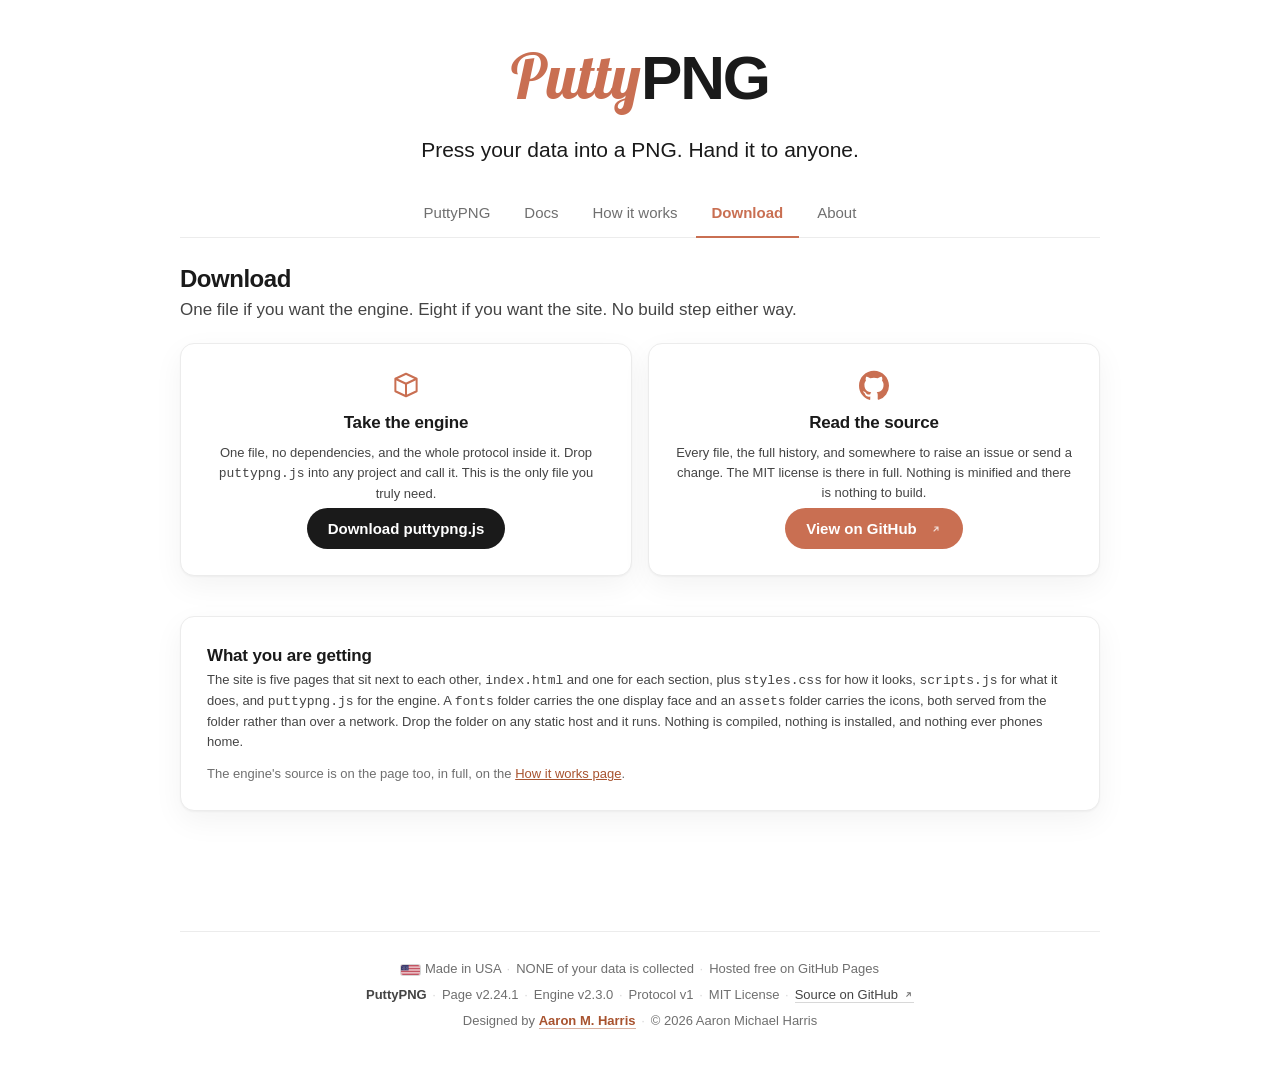
<file: download.html>
<!DOCTYPE html>
<html lang="en">
<!--
  download.html - Two ways to the code, of equal weight.

  One of five pages. The head, masthead, navigation, and footer are the same on
  all of them and are marked SYNC so .devtools/sync-chrome.mjs can prove it.
  Presentation is in styles.css, behavior in scripts.js, and the steganography
  in puttypng.js, which stands alone.
-->
  <!-- ==========================================================================
       SECTION 1 - HEAD / SETUP
       Shared metadata first, so the character set is declared before anything
       else. This page's own identity follows it.
       ========================================================================== -->
<head>
  <!-- SYNC:head -->
  <meta charset="UTF-8">
  <meta name="viewport" content="width=device-width, initial-scale=1.0">
  <!-- THE ICON IS A REAL DISC, SO IT IS RASTER. It is the engine's own CD with
       its splat of data dots, and a dot field cannot be a small SVG. Each size
       is rendered from a 512px master by halving, not by one long leap, so the
       dots survive down to 16. -->
  <link rel="icon" href="assets/puttypng-icon-16.png" type="image/png" sizes="16x16">
  <link rel="icon" href="assets/puttypng-icon-32.png" type="image/png" sizes="32x32">
  <link rel="icon" href="assets/puttypng-icon-512.png" type="image/png" sizes="512x512">
  <link rel="apple-touch-icon" href="assets/puttypng-icon-180.png">
  <meta property="og:type" content="website">
  <meta property="og:image" content="https://puttypng.com/assets/puttypng-social-card.png">
  <meta property="og:image:width" content="1200">
  <meta property="og:image:height" content="630">
  <meta property="og:image:alt" content="A PuttyPNG disc with a rainbow splat of data pressed into it, beside the name.">
  <meta name="twitter:card" content="summary_large_image">
  <meta name="twitter:image" content="https://puttypng.com/assets/puttypng-social-card.png">
  <link rel="stylesheet" href="fonts/fonts.css">
  <link rel="stylesheet" href="styles.css">
  <!-- /SYNC:head -->

  <!-- This page's own identity. Every line below differs from page to page,
       which is why none of it sits inside the SYNC block above. -->
  <title>Download - PuttyPNG</title>
  <meta name="description" content="Take puttypng.js on its own, or read the whole project on GitHub. One file, no dependencies, MIT licensed.">
  <link rel="canonical" href="https://puttypng.com/download.html">
  <meta property="og:url" content="https://puttypng.com/download.html">
  <meta property="og:title" content="Download - PuttyPNG">
  <meta property="og:description" content="Take puttypng.js on its own, or read the whole project on GitHub. One file, no dependencies, MIT licensed.">
  <meta name="twitter:title" content="Download - PuttyPNG">
  <meta name="twitter:description" content="Take puttypng.js on its own, or read the whole project on GitHub. One file, no dependencies, MIT licensed.">
</head>

<!-- The class says which page this is. The stylesheet reads it to mark the
     current link, so the navigation block itself stays identical everywhere. -->
<body class="p-download">
  <div class="wrap">

  <!-- ==========================================================================
       SECTION 2 - MASTHEAD
       The page's title block.
       ========================================================================== -->
    <!-- SYNC:masthead -->
    <!-- THE NAME AND THE PROMISE, AND NOTHING ELSE.
         A corner note used to hang here with the country, the licence and the
         host in it. The footer already said all three, so the page made the
         same promise twice and charged a phone 123px at the top of every
         screen for the second copy. The note is gone and the footer keeps the
         promise, which is where a person looks for one.
         The byline went with it, to the last line of the footer beside the
         copyright, because both name the same person. -->
    <header class="masthead">
      <h1>Putty<span class="png">PNG</span></h1>
      <div class="subtitle">Press your data into a PNG. Hand it to anyone.</div>
    </header>
    <!-- /SYNC:masthead -->

  <!-- ==========================================================================
       SECTION 3 - NAVIGATION
       Five links to five pages. No script is needed to move between them.
       ========================================================================== -->
    <!-- SYNC:nav -->
    <nav class="tabs" id="tabs" aria-label="PuttyPNG sections">
      <a href="index.html" data-page="index">PuttyPNG</a>
      <a href="docs.html" data-page="docs">Docs</a>
      <a href="how-it-works.html" data-page="howitworks">How it works</a>
      <a href="download.html" data-page="download">Download</a>
      <a href="about.html" data-page="about">About</a>
    </nav>
    <!-- /SYNC:nav -->

  <!-- ==========================================================================
       SECTION 4 - DOWNLOAD
       Two ways to the code, of equal weight.
       ========================================================================== -->
    <main class="panel" id="download">
      <h2>Download</h2>
      <p class="lede">One file if you want the engine. Eight if you want the site. No build step either way.</p>
      <!-- TWO WAYS IN, OF EQUAL WEIGHT. One is for somebody dropping the
           engine into their own project, the other is for somebody who wants
           to read it, file an issue, or take the whole thing. Neither is the
           small print of the other. -->
      <div class="getcode">
        <div class="card get">
          <div class="get-ic" aria-hidden="true">
            <svg viewBox="0 0 24 24" width="30" height="30" aria-hidden="true">
              <path d="M12 3 3.5 7v10L12 21l8.5-4V7z" fill="none" stroke="currentColor"
                    stroke-width="1.6" stroke-linejoin="round"/>
              <path d="M3.5 7 12 11l8.5-4M12 11v10" fill="none" stroke="currentColor"
                    stroke-width="1.6" stroke-linejoin="round"/>
            </svg>
          </div>
          <h3>Take the engine</h3>
          <p class="small">One file, no dependencies, and the whole protocol inside it. Drop
            <span class="mono">puttypng.js</span> into any project and call it. This is the only
            file you truly need.</p>
          <a class="btn btn-primary" href="puttypng.js" download>Download puttypng.js</a>
        </div>

        <div class="card get">
          <div class="get-ic" aria-hidden="true">
            <svg viewBox="0 0 24 24" width="30" height="30" aria-hidden="true">
              <path fill="currentColor" d="M12 .5C5.37.5 0 5.87 0 12.5c0 5.3 3.44 9.8 8.21 11.39.6.11.82-.26.82-.58 0-.29-.01-1.05-.02-2.06-3.34.73-4.04-1.61-4.04-1.61-.55-1.39-1.34-1.76-1.34-1.76-1.09-.75.08-.73.08-.73 1.2.08 1.84 1.24 1.84 1.24 1.07 1.83 2.81 1.3 3.5.99.11-.78.42-1.3.76-1.6-2.67-.3-5.47-1.33-5.47-5.93 0-1.31.47-2.38 1.24-3.22-.13-.3-.54-1.52.11-3.18 0 0 1.01-.32 3.3 1.23a11.5 11.5 0 0 1 6.01 0c2.29-1.55 3.3-1.23 3.3-1.23.65 1.66.24 2.88.12 3.18.77.84 1.23 1.91 1.23 3.22 0 4.61-2.8 5.62-5.48 5.92.43.37.81 1.1.81 2.22 0 1.61-.01 2.9-.01 3.3 0 .32.21.7.82.58A12.01 12.01 0 0 0 24 12.5C24 5.87 18.63.5 12 .5z"/>
            </svg>
          </div>
          <h3>Read the source</h3>
          <p class="small">Every file, the full history, and somewhere to raise an issue or send
            a change. The MIT license is there in full. Nothing is minified and there is nothing
            to build.</p>
          <a class="btn btn-clay" href="https://github.com/aaronmharrisamh/puttypng" target="_blank" rel="noreferrer">View on GitHub <svg class="ext" viewBox="0 0 24 24" width="12" height="12" aria-hidden="true"><path d="M8 16 16 8M9.5 8H16v6.5" fill="none" stroke="currentColor" stroke-width="2.2" stroke-linecap="round" stroke-linejoin="round"/></svg></a>
        </div>
      </div>

      <div class="card">
        <h3>What you are getting</h3>
        <p class="small">The site is five pages that sit next to each other, <span class="mono">index.html</span> and one for each section, plus <span class="mono">styles.css</span> for how it looks, <span class="mono">scripts.js</span> for what it does, and <span class="mono">puttypng.js</span> for the engine. A <span class="mono">fonts</span> folder carries the one display face and an <span class="mono">assets</span> folder carries the icons, both served from the folder rather than over a network. Drop the folder on any static host and it runs. Nothing is compiled, nothing is installed, and nothing ever phones home.</p>
        <p class="small muted" style="margin-top:12px;">The engine's source is on the page too, in full, on the <a href="how-it-works.html">How it works page</a>.</p>
      </div>
    </main>

  <!-- ==========================================================================
       SECTION 5 - FOOTER
       The three version numbers, the licence, and the promise.
       ========================================================================== -->
    <!-- SYNC:footer -->
    <!-- THREE VERSIONS, SAID APART. The page moves with the site, the engine
         moves with puttypng.js, and the protocol moves only on a breaking
         byte-layout change. A gate check compares the last two against the
         engine, so this cannot drift.
         RULE: the page version below is the one the commit carries. -->
    <!-- THREE LINES, IN THIS ORDER: the promise, then the versions, then the
         name. The promise leads because it is the thing a stranger wants to
         know, and it is the only part of this that used to be said twice.
         The copyright used to ride on the end of the promise line, where a
         separator made it read as one more claim about the site. -->
    <!-- WHERE THE LINE IS ALLOWED TO BREAK. Each separator has a space before
         it and none after it, so the only break the browser can take is the
         one in front of the dot. A dot that wraps therefore travels down with
         the words it introduces. Break after it instead and a row ends on a
         separator with nothing following it, which reads as a missing word.
         RULE: do not reformat this block. The whitespace is the rule. -->
    <div class="foot" id="foot">
      <div class="line promise">
        <span><img class="flag" src="assets/flag.svg" width="19" height="10" alt="The flag of the United States of America">Made in USA</span>
        <span class="sep" aria-hidden="true">&middot;</span><span>NONE of your data is collected</span>
        <span class="sep" aria-hidden="true">&middot;</span><span>Hosted free on GitHub Pages</span>
      </div>
      <div class="line">
        <b>PuttyPNG</b>
        <span class="sep" aria-hidden="true">&middot;</span><span>Page v2.24.1</span>
        <span class="sep" aria-hidden="true">&middot;</span><span>Engine v2.3.0</span>
        <span class="sep" aria-hidden="true">&middot;</span><span>Protocol v1</span>
        <span class="sep" aria-hidden="true">&middot;</span><span>MIT License</span>
        <span class="sep" aria-hidden="true">&middot;</span><a href="https://github.com/aaronmharrisamh/puttypng" target="_blank" rel="noreferrer">Source on GitHub<svg class="ext" viewBox="0 0 24 24" width="11" height="11" aria-hidden="true"><path d="M8 16 16 8M9.5 8H16v6.5" fill="none" stroke="currentColor" stroke-width="2.2" stroke-linecap="round" stroke-linejoin="round"/></svg></a>
      </div>
      <div class="line byline">
        <span>Designed by <a href="https://aaronmichaelharris.com/" target="_blank" rel="noreferrer">Aaron M. Harris</a></span>
        <span class="sep" aria-hidden="true">&middot;</span><span>&copy; 2026 Aaron Michael Harris</span>
      </div>
    </div>
    <!-- /SYNC:footer -->
  </div>

  <!-- ==========================================================================
       SECTION 6 - OVERLAYS
       Nodes that sit above the page. Not shared: only a page that can take a
       dropped file carries the veil.
       ========================================================================== -->
  <div id="toast" role="status" aria-live="polite"></div>

  <!-- ==========================================================================
       SECTION 7 - SCRIPTS
       This page cannot use the engine, so it does not load it.
       ========================================================================== -->
  <script src="scripts.js"></script>
</body>
</html>
</file>
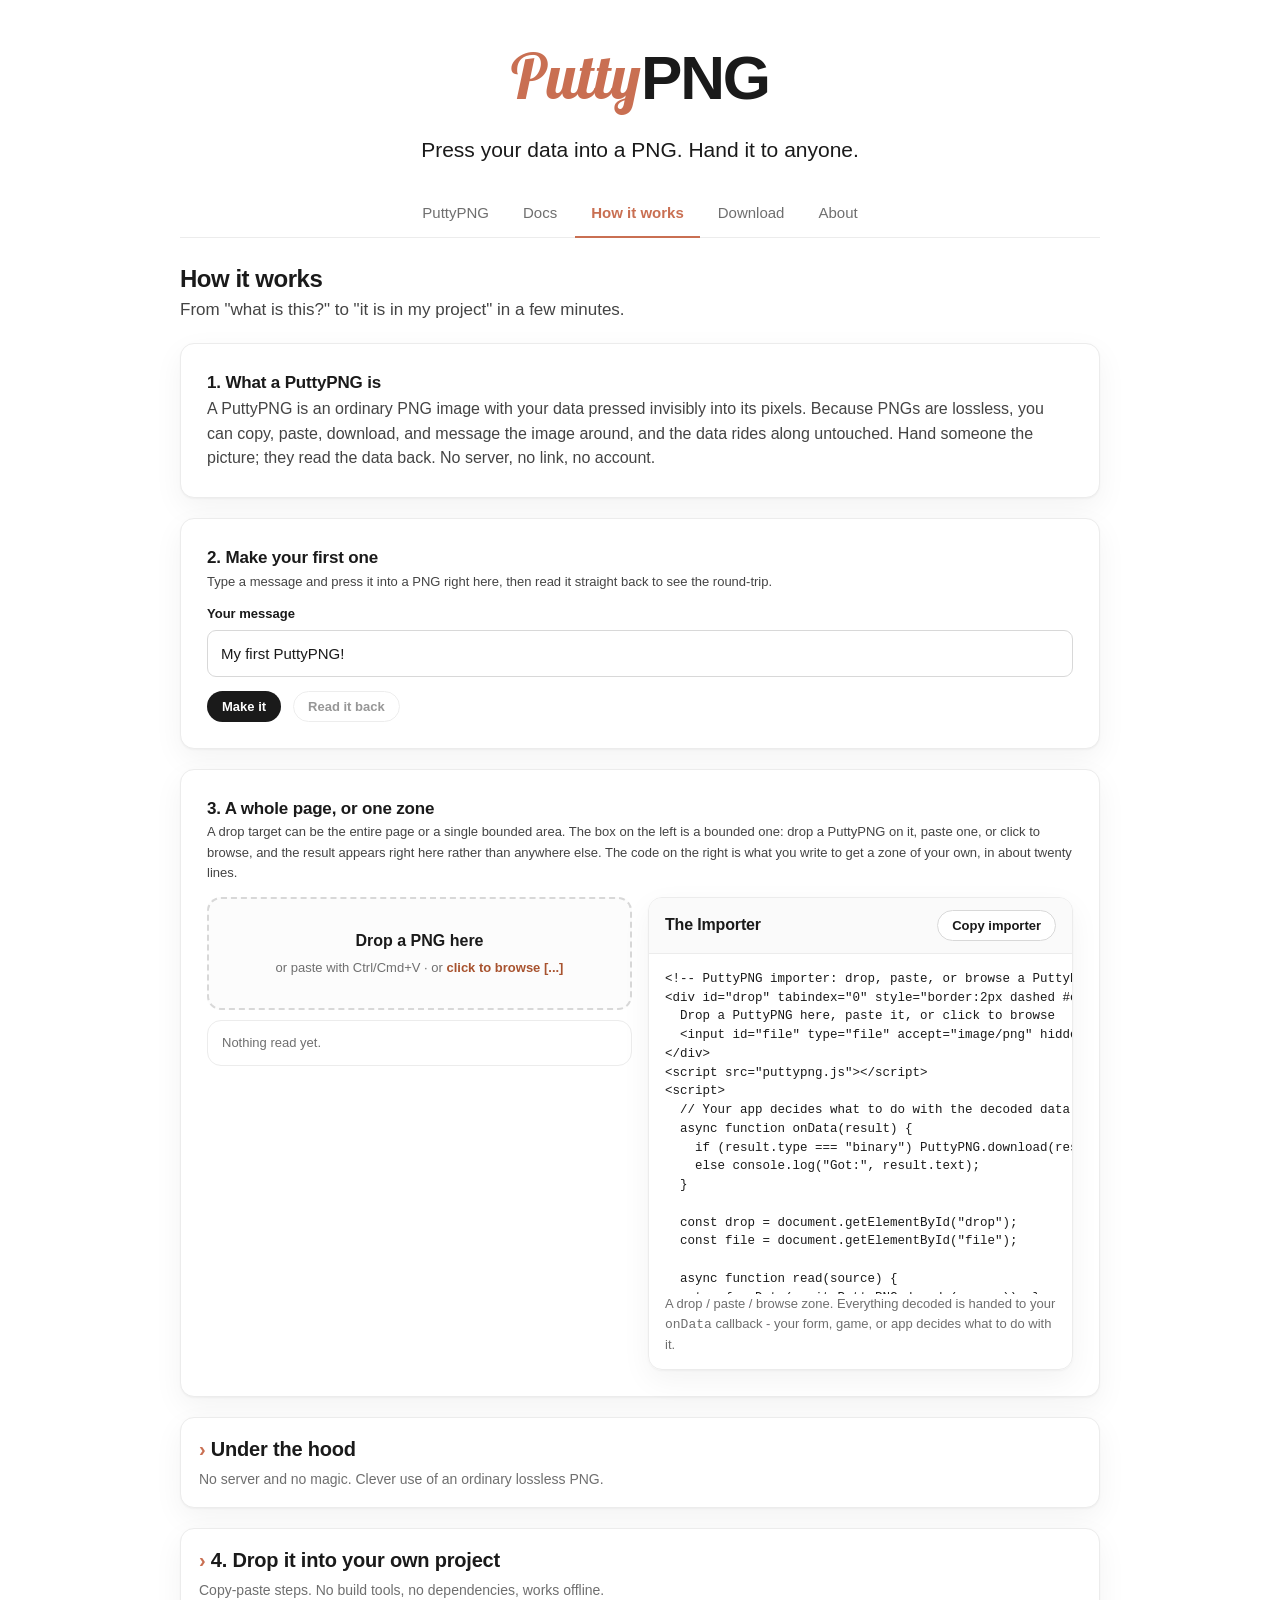
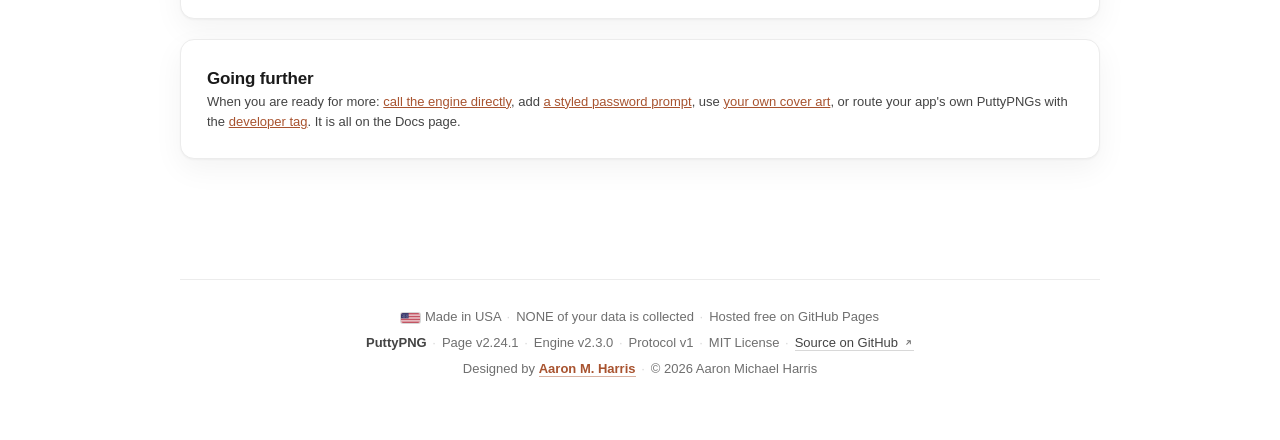
<file: how-it-works.html>
<!DOCTYPE html>
<html lang="en">
<!--
  how-it-works.html - The tutorial, the bounded reader, and the three copy-paste steps.

  One of five pages. The head, masthead, navigation, and footer are the same on
  all of them and are marked SYNC so .devtools/sync-chrome.mjs can prove it.
  Presentation is in styles.css, behavior in scripts.js, and the steganography
  in puttypng.js, which stands alone.
-->
  <!-- ==========================================================================
       SECTION 1 - HEAD / SETUP
       Shared metadata first, so the character set is declared before anything
       else. This page's own identity follows it.
       ========================================================================== -->
<head>
  <!-- SYNC:head -->
  <meta charset="UTF-8">
  <meta name="viewport" content="width=device-width, initial-scale=1.0">
  <!-- THE ICON IS A REAL DISC, SO IT IS RASTER. It is the engine's own CD with
       its splat of data dots, and a dot field cannot be a small SVG. Each size
       is rendered from a 512px master by halving, not by one long leap, so the
       dots survive down to 16. -->
  <link rel="icon" href="assets/puttypng-icon-16.png" type="image/png" sizes="16x16">
  <link rel="icon" href="assets/puttypng-icon-32.png" type="image/png" sizes="32x32">
  <link rel="icon" href="assets/puttypng-icon-512.png" type="image/png" sizes="512x512">
  <link rel="apple-touch-icon" href="assets/puttypng-icon-180.png">
  <meta property="og:type" content="website">
  <meta property="og:image" content="https://puttypng.com/assets/puttypng-social-card.png">
  <meta property="og:image:width" content="1200">
  <meta property="og:image:height" content="630">
  <meta property="og:image:alt" content="A PuttyPNG disc with a rainbow splat of data pressed into it, beside the name.">
  <meta name="twitter:card" content="summary_large_image">
  <meta name="twitter:image" content="https://puttypng.com/assets/puttypng-social-card.png">
  <link rel="stylesheet" href="fonts/fonts.css">
  <link rel="stylesheet" href="styles.css">
  <!-- /SYNC:head -->

  <!-- This page's own identity. Every line below differs from page to page,
       which is why none of it sits inside the SYNC block above. -->
  <title>How it works - PuttyPNG</title>
  <meta name="description" content="Make your first PuttyPNG here, read it straight back, and copy the three files you need to put the engine in your own project.">
  <link rel="canonical" href="https://puttypng.com/how-it-works.html">
  <meta property="og:url" content="https://puttypng.com/how-it-works.html">
  <meta property="og:title" content="How it works - PuttyPNG">
  <meta property="og:description" content="Make your first PuttyPNG here, read it straight back, and copy the three files you need to put the engine in your own project.">
  <meta name="twitter:title" content="How it works - PuttyPNG">
  <meta name="twitter:description" content="Make your first PuttyPNG here, read it straight back, and copy the three files you need to put the engine in your own project.">
</head>

<!-- The class says which page this is. The stylesheet reads it to mark the
     current link, so the navigation block itself stays identical everywhere. -->
<body class="p-howitworks">
  <div class="wrap">

  <!-- ==========================================================================
       SECTION 2 - MASTHEAD
       The page's title block.
       ========================================================================== -->
    <!-- SYNC:masthead -->
    <!-- THE NAME AND THE PROMISE, AND NOTHING ELSE.
         A corner note used to hang here with the country, the licence and the
         host in it. The footer already said all three, so the page made the
         same promise twice and charged a phone 123px at the top of every
         screen for the second copy. The note is gone and the footer keeps the
         promise, which is where a person looks for one.
         The byline went with it, to the last line of the footer beside the
         copyright, because both name the same person. -->
    <header class="masthead">
      <h1>Putty<span class="png">PNG</span></h1>
      <div class="subtitle">Press your data into a PNG. Hand it to anyone.</div>
    </header>
    <!-- /SYNC:masthead -->

  <!-- ==========================================================================
       SECTION 3 - NAVIGATION
       Five links to five pages. No script is needed to move between them.
       ========================================================================== -->
    <!-- SYNC:nav -->
    <nav class="tabs" id="tabs" aria-label="PuttyPNG sections">
      <a href="index.html" data-page="index">PuttyPNG</a>
      <a href="docs.html" data-page="docs">Docs</a>
      <a href="how-it-works.html" data-page="howitworks">How it works</a>
      <a href="download.html" data-page="download">Download</a>
      <a href="about.html" data-page="about">About</a>
    </nav>
    <!-- /SYNC:nav -->

  <!-- ==========================================================================
       SECTION 4 - HOW IT WORKS
       The tutorial, the bounded reader, and the three copy-paste steps.
       ========================================================================== -->
    <main class="panel" id="howitworks">
      <h2>How it works</h2>
      <p class="lede">From "what is this?" to "it is in my project" in a few minutes.</p>

      <div class="card">
        <h3>1. What a PuttyPNG is</h3>
        <p>A PuttyPNG is an ordinary PNG image with your data pressed invisibly into its pixels. Because PNGs are lossless, you can copy, paste, download, and message the image around, and the data rides along untouched. Hand someone the picture; they read the data back. No server, no link, no account.</p>
      </div>

      <div class="card">
        <h3>2. Make your first one</h3>
        <p class="small">Type a message and press it into a PNG right here, then read it straight back to see the round-trip.</p>
        <div class="field" style="margin-top:12px;">
          <label for="tutText">Your message</label>
          <input type="text" id="tutText" value="My first PuttyPNG!">
        </div>
        <div class="row">
          <button class="btn btn-primary btn-sm" type="button" id="tutMakeBtn">Make it</button>
          <button class="btn btn-ghost btn-sm" type="button" id="tutReadBtn" disabled>Read it back</button>
        </div>
        <div class="preview" id="tutPreview" style="margin-top:14px; display:none;">
          <div class="frame"><img id="tutImg" alt="Your tutorial PuttyPNG" width="160" height="160" style="width:160px;height:160px;"></div>
          <div class="meta"><div class="small muted" id="tutResult">Now press "Read it back".</div></div>
        </div>
      </div>

      <div class="card">
        <h3>3. A whole page, or one zone</h3>
        <p class="small">A drop target can be the entire page or a single bounded area. The box on the left is a bounded one: drop a PuttyPNG on it, paste one, or click to browse, and the result appears right here rather than anywhere else. The code on the right is what you write to get a zone of your own, in about twenty lines.</p>

        <div class="tut-split">
          <div class="tut-live">
            <div class="dropzone" id="dropzone" tabindex="0" role="button" aria-label="Drop, paste, or choose a PuttyPNG to read">
              <div class="big">Drop a PNG here</div>
              <div class="hint">or paste with Ctrl/Cmd+V &middot; or <span style="color:var(--clay-deep); font-weight:600;">click to browse [...]</span></div>
              <input type="file" id="importFile" accept="image/png" class="hidden" aria-label="Choose a PuttyPNG file to read">
            </div>
            <!-- Filled by readBoundedFile in scripts.js. It starts with a word
                 rather than empty, so the block never reads as broken. -->
            <div class="zone-result" id="zoneResult" role="status" aria-live="polite">Nothing read yet.</div>
          </div>

          <div class="snippet">
            <div class="snippet-head">
              <span class="n">The Importer</span>
              <button class="btn btn-ghost btn-sm copy-btn" type="button" data-copy="importerCode">Copy importer</button>
            </div>
            <pre id="importerCode">&lt;!-- PuttyPNG importer: drop, paste, or browse a PuttyPNG --&gt;
&lt;div id="drop" tabindex="0" style="border:2px dashed #ccc;padding:24px;text-align:center;cursor:pointer"&gt;
  Drop a PuttyPNG here, paste it, or click to browse
  &lt;input id="file" type="file" accept="image/png" hidden&gt;
&lt;/div&gt;
&lt;script src="puttypng.js"&gt;&lt;/script&gt;
&lt;script&gt;
  // Your app decides what to do with the decoded data.
  async function onData(result) {
    if (result.type === "binary") PuttyPNG.download(result);   // save the file
    else console.log("Got:", result.text);                     // text or JSON
  }

  const drop = document.getElementById("drop");
  const file = document.getElementById("file");

  async function read(source) {
    try { onData(await PuttyPNG.decode(source)); }             // prompts if encrypted
    catch (err) { alert(err.message); }                        // err.code is the E## code
  }

  drop.addEventListener("click", () =&gt; file.click());
  file.addEventListener("change", () =&gt; file.files[0] &amp;&amp; read(file.files[0]));
  drop.addEventListener("dragover", e =&gt; e.preventDefault());
  drop.addEventListener("drop", e =&gt; {
    e.preventDefault();
    if (e.dataTransfer.files[0]) read(e.dataTransfer.files[0]);
  });
  drop.addEventListener("paste", e =&gt; {
    for (const item of e.clipboardData.items)
      if (item.type.startsWith("image/")) read(item.getAsFile());
  });
&lt;/script&gt;</pre>
            <div class="cap">A drop / paste / browse zone. Everything decoded is handed to your <span class="mono">onData</span> callback - your form, game, or app decides what to do with it.</div>
          </div>
        </div>
      </div>


      <details class="sect card">
        <summary>
          <span class="sect-title"><span class="chev-d">&rsaquo;</span> Under the hood</span>
          <span class="sect-sub">No server and no magic. Clever use of an ordinary lossless PNG.</span>
        </summary>
        <div class="sect-body">
          <div class="card">
            <p style="margin-bottom:12px;">A PNG stores its pixels <strong>losslessly</strong> - every color value survives a copy, a paste, even a trip through many chat apps. PuttyPNG hides your data in the lowest, least-visible bits of the red, green, and blue channels of the image's fully opaque pixels. Nudging those bits shifts each color by an amount your eye cannot see, but the bytes are perfectly recoverable.</p>
            <div class="grid2">
              <div>
                <h3>The protocol</h3>
                <p class="small">A tiny header (<span class="mono">PPNG</span> + version + a CRC32 checksum) marks the image and guarantees the data came out exactly as it went in. Descriptive details ride in a small JSON block; the version byte lets the format grow without ever misreading an old PuttyPNG.</p>
              </div>
              <div>
                <h3>Compression &amp; encryption</h3>
                <p class="small">Data is gzip-compressed automatically whenever that helps. Add a password and it is sealed with AES-256-GCM (a key stretched from your password with PBKDF2) - the filename and type are hidden too, so an encrypted PuttyPNG reveals nothing until it is opened.</p>
              </div>
            </div>
          </div>
        </div>
      </details>

      <details class="sect card">
        <summary>
          <span class="sect-title"><span class="chev-d">&rsaquo;</span> 4. Drop it into your own project</span>
          <span class="sect-sub">Copy-paste steps. No build tools, no dependencies, works offline.</span>
        </summary>
        <div class="sect-body">
            <ol style="margin:8px 0 8px 20px; color:var(--ink-soft); font-size:15px;">
              <li style="margin:4px 0;"><strong>The Engine</strong>: save <span class="mono">puttypng.js</span> and include it.</li>
              <li style="margin:4px 0;"><strong>The Exporter</strong>: a box and a button that make a PuttyPNG.</li>
            </ol>
            <p class="small muted" style="margin:0 0 10px;">The Importer is the third, and it is further up this page, beside the live zone it builds.</p>

          <div class="snippet">
            <div class="snippet-head">
              <span class="n"><span class="num">1</span> The Engine</span>
              <button class="btn btn-ghost btn-sm copy-btn" type="button" data-copy="engineCode">Copy engine</button>
            </div>
            <pre id="engineCode" aria-label="PuttyPNG engine source">Loading engine source...</pre>
            <!-- Shown only when the page is open from disk, where a browser
                 blocks fetch. A link to a file in the same folder is a
                 navigation, not a fetch, so nothing blocks it. -->
            <p class="small muted hidden" id="engineCodeLocal">This page is open from a local file, so the browser will not let it read the engine. <a href="puttypng.js">Open puttypng.js</a> to read it, or use the download link below.</p>
            <div class="cap">Save as <span class="mono">puttypng.js</span> and include it, or paste the whole thing into a <span class="mono">&lt;script&gt;</span> tag. This is the entire protocol - the only file you truly need. <a class="btn btn-ghost btn-sm" href="puttypng.js" download style="margin-left:6px;">Download puttypng.js</a></div>
          </div>


          <div class="snippet">
            <div class="snippet-head">
              <span class="n"><span class="num">2</span> The Exporter</span>
              <button class="btn btn-ghost btn-sm copy-btn" type="button" data-copy="exporterCode">Copy exporter</button>
            </div>
            <pre id="exporterCode">&lt;!-- PuttyPNG exporter: type something, get a PuttyPNG --&gt;
&lt;textarea id="text"&gt;Hello!&lt;/textarea&gt;
&lt;button id="make"&gt;Make PuttyPNG&lt;/button&gt;
&lt;a id="save" download="my.png"&gt;Save&lt;/a&gt;
&lt;img id="out" alt="your PuttyPNG"&gt;
&lt;script src="puttypng.js"&gt;&lt;/script&gt;
&lt;script&gt;
  document.getElementById("make").addEventListener("click", async () =&gt; {
    const text = document.getElementById("text").value;
    const png = await PuttyPNG.encode(text);   // add { password, depth, cover }, etc.
    document.getElementById("out").src = png.dataUrl;
    document.getElementById("save").href = png.dataUrl;
  });
&lt;/script&gt;</pre>
            <div class="cap">A box and a button that turns whatever the user types into a downloadable PuttyPNG. See the <a href="docs.html">Docs page</a> for encryption, custom covers, and calling the engine directly.</div>
          </div>
        </div>
      </details>

      <div class="card">
        <h3>Going further</h3>
        <p class="small">When you are ready for more: <a href="docs.html#docs-recipes">call the engine directly</a>, add <a href="docs.html#docs-prompt">a styled password prompt</a>, use <a href="docs.html#docs-recipes">your own cover art</a>, or route your app's own PuttyPNGs with the <a href="docs.html#docs-recipes">developer tag</a>. It is all on the Docs page.</p>
      </div>
    </main>

  <!-- ==========================================================================
       SECTION 5 - FOOTER
       The three version numbers, the licence, and the promise.
       ========================================================================== -->
    <!-- SYNC:footer -->
    <!-- THREE VERSIONS, SAID APART. The page moves with the site, the engine
         moves with puttypng.js, and the protocol moves only on a breaking
         byte-layout change. A gate check compares the last two against the
         engine, so this cannot drift.
         RULE: the page version below is the one the commit carries. -->
    <!-- THREE LINES, IN THIS ORDER: the promise, then the versions, then the
         name. The promise leads because it is the thing a stranger wants to
         know, and it is the only part of this that used to be said twice.
         The copyright used to ride on the end of the promise line, where a
         separator made it read as one more claim about the site. -->
    <!-- WHERE THE LINE IS ALLOWED TO BREAK. Each separator has a space before
         it and none after it, so the only break the browser can take is the
         one in front of the dot. A dot that wraps therefore travels down with
         the words it introduces. Break after it instead and a row ends on a
         separator with nothing following it, which reads as a missing word.
         RULE: do not reformat this block. The whitespace is the rule. -->
    <div class="foot" id="foot">
      <div class="line promise">
        <span><img class="flag" src="assets/flag.svg" width="19" height="10" alt="The flag of the United States of America">Made in USA</span>
        <span class="sep" aria-hidden="true">&middot;</span><span>NONE of your data is collected</span>
        <span class="sep" aria-hidden="true">&middot;</span><span>Hosted free on GitHub Pages</span>
      </div>
      <div class="line">
        <b>PuttyPNG</b>
        <span class="sep" aria-hidden="true">&middot;</span><span>Page v2.24.1</span>
        <span class="sep" aria-hidden="true">&middot;</span><span>Engine v2.3.0</span>
        <span class="sep" aria-hidden="true">&middot;</span><span>Protocol v1</span>
        <span class="sep" aria-hidden="true">&middot;</span><span>MIT License</span>
        <span class="sep" aria-hidden="true">&middot;</span><a href="https://github.com/aaronmharrisamh/puttypng" target="_blank" rel="noreferrer">Source on GitHub<svg class="ext" viewBox="0 0 24 24" width="11" height="11" aria-hidden="true"><path d="M8 16 16 8M9.5 8H16v6.5" fill="none" stroke="currentColor" stroke-width="2.2" stroke-linecap="round" stroke-linejoin="round"/></svg></a>
      </div>
      <div class="line byline">
        <span>Designed by <a href="https://aaronmichaelharris.com/" target="_blank" rel="noreferrer">Aaron M. Harris</a></span>
        <span class="sep" aria-hidden="true">&middot;</span><span>&copy; 2026 Aaron Michael Harris</span>
      </div>
    </div>
    <!-- /SYNC:footer -->
  </div>

  <!-- ==========================================================================
       SECTION 6 - OVERLAYS
       Nodes that sit above the page. Not shared: only a page that can take a
       dropped file carries the veil.
       ========================================================================== -->
  <!-- The page-wide drop target. One overlay for the whole window, raised
       while a file is over the page. Hidden until then. -->
  <div class="drop-veil hidden" id="dropVeil" aria-hidden="true">
    <div class="drop-card">
      <div class="drop-icon" aria-hidden="true">
        <svg viewBox="0 0 48 48" width="44" height="44" focusable="false">
          <path d="M24 32V10m0 0l-8 8m8-8l8 8M8 32v4a4 4 0 0 0 4 4h24a4 4 0 0 0 4-4v-4"
                fill="none" stroke="currentColor" stroke-width="2.6"
                stroke-linecap="round" stroke-linejoin="round"/>
        </svg>
      </div>
      <div class="drop-big" id="dropBig">Drop it anywhere</div>
      <div class="drop-sub" id="dropSub">A PuttyPNG decodes. Any other file attaches.</div>
    </div>
  </div>

  <!-- Where the ribbons fall. Emptied after every burst. -->
  <div class="confetti-host" id="confettiHost" aria-hidden="true"></div>

  <div id="toast" role="status" aria-live="polite"></div>

  <!-- ==========================================================================
       SECTION 7 - SCRIPTS
       This page drives the engine, so it loads it.
       ========================================================================== -->
  <script src="puttypng.js"></script>
  <script src="scripts.js"></script>
</body>
</html>
</file>
<file: fonts/fonts.css>
/* ==========================================================================
   fonts.css - Display faces, served from this folder and never over a network

   GENERATED by .devtools/get-fonts.mjs. Edit that file, then run it again.
   Only the latin range of each face is included.
   ========================================================================== */

/* Pacifico - the classic surf script, round and friendly */
@font-face {
  font-family: 'Pacifico';
  font-style: normal;
  font-weight: 400;
  font-display: swap;
  src: url('pacifico.woff2') format('woff2');
}

/* Yellowtail - a 1930s sign painter's brush, slanted */
@font-face {
  font-family: 'Yellowtail';
  font-style: normal;
  font-weight: 400;
  font-display: swap;
  src: url('yellowtail.woff2') format('woff2');
}

/* Sacramento - fine monoline, delicate, named for the city */
@font-face {
  font-family: 'Sacramento';
  font-style: normal;
  font-weight: 400;
  font-display: swap;
  src: url('sacramento.woff2') format('woff2');
}

/* Kaushan Script - casual brush with a hand made wobble */
@font-face {
  font-family: 'Kaushan Script';
  font-style: normal;
  font-weight: 400;
  font-display: swap;
  src: url('kaushan.woff2') format('woff2');
}

/* Satisfy - loose ink brush, informal */
@font-face {
  font-family: 'Satisfy';
  font-style: normal;
  font-weight: 400;
  font-display: swap;
  src: url('satisfy.woff2') format('woff2');
}

/* Lobster - bold retro sign script, heavy */
@font-face {
  font-family: 'Lobster';
  font-style: normal;
  font-weight: 400;
  font-display: swap;
  src: url('lobster.woff2') format('woff2');
}

/* Caveat - felt tip handwriting, casual */
@font-face {
  font-family: 'Caveat';
  font-style: normal;
  font-weight: 400;
  font-display: swap;
  src: url('caveat.woff2') format('woff2');
}

/* Righteous - not a script: a rounded art deco display face */
@font-face {
  font-family: 'Righteous';
  font-style: normal;
  font-weight: 400;
  font-display: swap;
  src: url('righteous.woff2') format('woff2');
}

/* Permanent Marker - the writing on the disc, a thick felt tip */
@font-face {
  font-family: 'Permanent Marker';
  font-style: normal;
  font-weight: 400;
  font-display: swap;
  src: url('permanentmarker.woff2') format('woff2');
}

/* Caveat Brush - the small print on the disc, a brush hand */
@font-face {
  font-family: 'Caveat Brush';
  font-style: normal;
  font-weight: 400;
  font-display: swap;
  src: url('caveatbrush.woff2') format('woff2');
}
</file>
<file: styles.css>
/* ==========================================================================
   styles.css - All presentation for the PuttyPNG page.

   This file holds every rule that decides how the page looks. It holds no
   behavior. Structure is in index.html and behavior is in scripts.js.

   The file is divided into seven sections. Read them in order and the page
   builds up from raw values, to bare elements, to layout, to components, to
   the way those components answer the user.
   ========================================================================== */

/* ==========================================================================
   SECTION 1 - HEADER / SETUP
   No imports. The body copy is set in system fonts on purpose, so it renders
   instantly. The one display face is served from fonts/ and never over a
   network, and index.html links that sheet before this one.
   ========================================================================== */

/* ==========================================================================
   SECTION 2 - TOKENS AND VARIABLES
   Every color, edge, and shadow value the page uses. Change a value
   here and it changes everywhere.
   ========================================================================== */

:root {
  --ink: #1a1a1a;
  --ink-soft: #444;
  --paper: #ffffff;
  --clay: #c96f52;         /* warm clay / salmon accent */
  --clay-deep: #a8532f;
  --clay-soft: #f7ede9;    /* clay tint for soft fills */
  --line: #ececec;
  --line-strong: #d8d8d8;
  --muted: #6f6f6f;    /* AA-compliant (>=4.5:1) muted text on white */
  --ok: #2e7d32;
  --bad: #c62828;
  --radius: 14px;
  --radius-sm: 9px;
  --shadow: 0 1px 2px rgba(0,0,0,.04), 0 10px 30px rgba(0,0,0,.05);
  --shadow-lift: 0 2px 6px rgba(0,0,0,.06), 0 18px 46px rgba(0,0,0,.09);
  --space: 16px;

  /* THE HOME BOARD: TWO SIZES, TWO TOKENS.
     The donut shares its row with the Make button, so its width is what the
     button can spare. The disc has a row to itself, so its width is what the
     picture is worth. On a wide screen both come out of the same column and
     hold the same number, and 152px is 2 * 18 + 116 written out. On a narrow
     screen they must not agree, and one token cannot say two things.

     scripts.js sets both in pixels from the measured card, never as a per
     cent, because those two rows are different widths and a per cent would
     resolve differently in each of them. setBoardSizes is the only writer. */
  --meter-col: 116px;   /* the donut column in the action bar */
  --card-pad: 18px;
  --slot-w: 152px;      /* the deck slot, and the disc in it */

  /* How long the board takes to answer a change of disc size. Everything that
     grows with the donut borrows this, so they all move together. */
  --grow: 520ms cubic-bezier(.3, 0, .2, 1);

  /* THE TUTORIAL GLOW. Pure lime, which is deliberately not the site's own
     positive colour: --ok is a status, and this is a pointing finger. It never
     carries information on its own, and every control it surrounds keeps its
     own contrast, so WCAG 1.4.11 does not apply to it. */
  --limergb: 0, 255, 0;

  /* The display face, served from fonts/. It carries the name and the two
     column headings and nothing else. */
  --display-font: 'Lobster';
  --body-font: -apple-system, BlinkMacSystemFont, "Segoe UI", Roboto, Helvetica, Arial, sans-serif;

  /* Softer than the logo's clay, and still over the 3 to 1 a large heading
     needs against white. It measures 3.21 to 1. */
  --clay-soft-ink: #cd7a5c;
  --soft-red: #d9605a;
}

/* ==========================================================================
   SECTION 3 - BASE AND RESET
   Defaults for bare HTML elements, before any class is applied.
   ========================================================================== */

html { -webkit-text-size-adjust: 100%; }

body {
  font-family: -apple-system, BlinkMacSystemFont, "Segoe UI", Roboto, Helvetica, Arial, sans-serif;
  color: var(--ink);
  background: var(--paper);
  line-height: 1.55;
  -webkit-font-smoothing: antialiased;
  padding: 0 20px;
}

/* Positioned, because the corner note is taken out of the flow and hung from
   the top right of it. */
.wrap { max-width: 920px; margin: 0 auto; position: relative; }

h2 { font-size: 24px; letter-spacing: -0.02em; }

h3 { font-size: 17px; letter-spacing: -0.01em; }

p { color: var(--ink-soft); }

a { color: var(--clay-deep); }

code, pre, .mono { font-family: ui-monospace, SFMono-Regular, Menlo, Consolas, monospace; }

/* ==========================================================================
   SECTION 4 - LAYOUT
   The boxes that hold the page together: masthead, tabs, panels, cards,
   and the grids inside them.
   ========================================================================== */

/* Header */
/* Padding and title are smaller than the first design. The module has to
   clear the fold at 1366x768, which is the common laptop size. */
header.masthead { text-align: center; padding: 28px 0 16px; }

/* The name is two different materials. Putty takes the display face and the
   clay; PNG stays the body face in black. It leads the page, so it is set
   well above the two column headings under it rather than beside them. */
header.masthead h1 {
  font-family: var(--display-font), cursive;
  font-size: clamp(40px, 7.2vw, 62px);
  letter-spacing: 0;
  font-weight: 400;
  color: var(--clay);
}

header.masthead h1 .png {
  font-family: var(--body-font);
  letter-spacing: -0.035em;
  font-weight: 700;
  color: var(--ink);
}

header.masthead .subtitle {
  font-size: clamp(16px, 2.6vw, 21px);
  margin-top: 8px;
  font-weight: 400;
  color: var(--ink);
}

/* Tabs */
nav.tabs {
  display: flex; justify-content: center; gap: 2px; flex-wrap: wrap;
  border-bottom: 1px solid var(--line);
  margin-bottom: 22px; position: sticky; top: 0;
  background: rgba(255,255,255,.9); backdrop-filter: saturate(1.4) blur(8px);
  padding-top: 6px; z-index: 10;
}

/* A link to another page, dressed as the tab it used to be. text-decoration
   is turned off because these are navigation, not prose links. */
nav.tabs a {
  font: inherit; font-size: 15px; text-decoration: none;
  color: var(--muted); padding: 12px 16px;
  border-bottom: 2px solid transparent; margin-bottom: -1px;
  transition: color .15s ease, border-color .15s ease;
}

/* ONE PANEL PER PAGE. Nothing is hidden any more, so there is no active
   state to switch and no display rule to carry. */
.panel { padding-bottom: 100px; }

/* Cards / sections */
.card {
  border: 1px solid var(--line); border-radius: var(--radius);
  padding: 26px; margin: 20px 0; box-shadow: var(--shadow); background: #fff;
}


/* Fields */
.row { display: flex; gap: 12px; flex-wrap: wrap; align-items: center; }

.row > * { min-width: 0; }

.grid2 { display: grid; grid-template-columns: 1fr 1fr; gap: 12px; }

/* Snippets */
/* THE FOOTER CARRIES THE PROMISE NOW. Three lines: what the site promises,
   what version it is, and who made it. The corner note that used to hang in
   the masthead said the first of those a second time. */
/* A HAIRLINE ABOVE IT, THE SAME ONE THE NAVIGATION USES BELOW ITSELF.
   The two rules bracket the page: content starts under one and ends above the
   other. Without it the space over the footer reads as a hole rather than as
   the end of the page, which is what it looked like on a phone. */
.foot {
  text-align: center; color: var(--muted); font-size: 13px;
  border-top: 1px solid var(--line);
  padding: 26px 0 60px;
}

/* ORDINARY CENTRED TEXT, NOT A ROW OF BOXES. As a flex row each claim was an
   unbreakable item, so a narrow screen wrapped between items and left a
   separator alone at the end of a row with nothing after it. As text the line
   wraps at a space, the way a sentence does, and the separator stays between
   the two things it separates. */
.foot .line { line-height: 1.7; }

.foot .line + .line { margin-top: 4px; }

/* The gap on the right is the whole gap on that side, because the markup puts
   no space after the dot. On the left the source newline already supplies a
   space, so only a little is added to match. See the RULE comment on the
   footer in index.html. */
.foot .sep { color: var(--line-strong); margin: 0 6px 0 2px; }

.foot .flag { vertical-align: -2px; margin-right: 5px; border-radius: 2px;
  box-shadow: 0 0 0 1px rgba(0,0,0,.16); }

.foot b { font-weight: 600; color: var(--ink-soft); }

.foot a { color: var(--ink-soft); text-decoration: none; border-bottom: 1px solid var(--line-strong); }

/* THE NAME KEEPS THE CLAY IT HAD IN THE MASTHEAD. It moved down the page, not
   into the small print, so it is still the one link here worth pressing. */
.foot .byline a { color: var(--clay-deep); font-weight: 600; border-bottom-color: rgba(168,83,47,.45); }

.foot a:focus-visible { outline: 2px solid var(--clay); outline-offset: 3px; border-radius: 2px; }

@media (hover: hover) and (pointer: fine) {
  .foot a:hover { color: var(--ink); border-bottom-color: var(--ink); }
  .foot .byline a:hover { color: var(--ink); border-bottom-color: var(--ink); }
}


/* Docs */
.subnav { display: flex; gap: 6px; flex-wrap: wrap; margin: 6px 0 26px; }

.subnav a {
  font-size: 13px; font-weight: 600; text-decoration: none; color: var(--ink-soft);
  border: 1px solid var(--line-strong); border-radius: 999px; padding: 6px 14px; background: #fff;
  transition: border-color .15s ease, color .15s ease, background .15s ease;
}

.doc-section { scroll-margin-top: 70px; margin-bottom: 10px; }

.doc-section > h2 { margin: 40px 0 4px; }

/* TWO WAYS TO THE CODE, SIDE BY SIDE AND THE SAME SIZE. Neither one is the
   small print of the other, so they share a row and a height. */
.getcode {
  display: grid;
  grid-template-columns: 1fr 1fr;
  gap: 16px;
  margin-bottom: 16px;
}

/* Each choice ends with its button on the same line as the other's, whatever
   the words above it come to. */
.card.get { display: flex; flex-direction: column; text-align: center; }

.card.get h3 { margin: 10px 0 6px; }

.card.get p { flex: 1; }

.card.get .btn { align-self: center; margin-top: 4px; }

.get-ic { color: var(--clay); display: flex; justify-content: center; }

/* The mark that says a link leaves the page. */
.ext { vertical-align: -1px; margin-left: 5px; opacity: .75; }

/* THE HOME BOARD.
   One grid holds the two headings and the two cards, so a heading can never be
   separated from the card it names. */
.board {
  display: grid;
  grid-template-columns: 1fr 1fr;
  column-gap: 24px;
  row-gap: 8px;
  /* THE RIGHT-HAND CELL HOLDS ONE CARD AT A TIME: Load, Made! or Loaded!. The
     disc had a row of its own under both columns until v2.24.0, with its chips
     beside it, while Load stood beside Make with nothing to do. */
  grid-template-areas: "hm hl" "cm cl" "ad ad";
  align-items: stretch;
}

.head.hm { grid-area: hm; }
.head.hl { grid-area: hl; }
.col.make { grid-area: cm; }
.col.load { grid-area: cl; }
/* Advanced opens across the whole board. Its groups are two columns wide, and
   half a card would squeeze every slider against its number field. */
.board > .drawer { grid-area: ad; }
/* Made! shares Load's cell. The view contract in Section 7 keeps one of them up. */
.deckrow { grid-area: cl; }

/* THE HEADING WRAPS SO ITS READING CAN SIT UNDER IT. The mark and the word
   stay on one line, and the status line takes the whole of the next. */
.head { display: flex; align-items: baseline; gap: 12px; flex-wrap: wrap; }
/* THE READING UNDER A HEADING HAS TWO STATES, and R5 named them: it is quiet
   while a person is working, and green with a tick once something has
   finished. The tick is hidden from a screen reader because the words beside
   it already say the same thing, and a reader that announced both would say it
   twice in one breath. paintSay() in scripts.js is the only writer. */
/* NO LINE HEIGHT HERE ON PURPOSE. Setting one to 1.45 made the line a pixel
   shorter than the page's own 1.55, and that pixel moved every row of the
   board below it. The inherited value is the right one. */
.head .say {
  flex-basis: 100%; margin: 2px 0 0; font-size: 13px; color: var(--ink-soft);
  display: flex; align-items: flex-start; gap: 7px;
}

.head .say .mark { display: flex; flex: none; margin-top: 1px; }

.head .say.ok { color: var(--ok); font-weight: 600; }

/* THE EXAMPLES DROPDOWN SITS BESIDE THE HEADING, not in the reading below it.
   The reading is rewritten on every change of state, so a control living
   there was thrown away at the moment it was used. Nothing repaints this row.

   It is a real select with its own arrow turned off and ours drawn in, so a
   phone still gets its native picker and a keyboard still works. The wrapper
   carries the chevron; the select keeps the whole box, so the chevron never
   takes a click of its own.

   align-self keeps it off the heading's baseline. The heading is display type
   at 41px and the row aligns on baselines, so a 30px control hung from that
   baseline would sit far below the word. */
.egwrap { position: relative; display: inline-flex; align-items: center; align-self: center; }

/* THE WIDTH IS SET, NOT LEFT TO THE WORDS. The button only ever shows the word
   Examples or a tick and a short name, and a width that followed its longest
   state would jump about as the tick came and went. */
.egbtn {
  display: inline-flex; align-items: center; gap: 6px;
  width: 132px; padding: 6px 10px 6px 12px; min-height: 30px;
  font: inherit; font-size: 12px; font-weight: 700; line-height: 1;
  color: var(--paper); background: var(--ink);
  border: 0; border-radius: 999px; cursor: pointer;
}

.egbtn #egLabel {
  flex: 1 1 auto; min-width: 0; text-align: left;
  overflow: hidden; text-overflow: ellipsis; white-space: nowrap;
}

.egbtn .egchev { display: flex; flex: none; }

/* THE MENU HANGS FROM THE BUTTON AND TAKES NO ROOM IN THE ROW. It is absolute,
   so opening it moves nothing: the heading, the reading and the card below all
   stay exactly where they were. */
.egmenu {
  position: absolute; top: calc(100% + 6px); left: 0; z-index: 40;
  min-width: 210px; padding: 5px;
  border: 1px solid var(--line-strong); border-radius: var(--radius-sm);
  background: var(--paper); box-shadow: var(--shadow-lift);
}

/* An author's display beats the hidden attribute, so every rule that sets one
   needs its pair. The board learned this when a warning was drawn on an empty
   screen while its attribute said otherwise. */
.egmenu[hidden] { display: none; }

.egitem {
  display: flex; align-items: center; gap: 9px; width: 100%;
  padding: 8px 10px; min-height: 34px;
  font: inherit; font-size: 13px; font-weight: 600; text-align: left;
  color: var(--ink); background: none;
  border: 0; border-radius: var(--radius-sm); cursor: pointer;
}

/* The mark is the half that says what the row is, so it carries its own colour
   weight rather than fading into the words beside it. */
.egitem svg { flex: none; color: var(--muted); }

/* A FOCUS RULE IS NOT A HOVER RULE and stays out of both pointer queries: a
   tablet with a keyboard needs this ring. The sheet has no catch-all, so
   every control carries its own, and this is the one the buttons wear. */
.egbtn:focus-visible,
.egitem:focus-visible { outline: 2px solid var(--clay); outline-offset: 2px; }

/* A HOVER DARKENS AND NEVER TINTS. Black goes to black, and a light row
   darkens its paper rather than taking a colour it did not have. */
@media (hover: hover) and (pointer: fine) {
  .egbtn:hover { background: #000; }
  .egitem:hover { background: #f2f2f2; }
  .egitem:hover svg { color: var(--ink); }
}

.head .say .peeklink {
  font: inherit; font-weight: 700; color: var(--clay-deep); background: none;
  border: 0; border-bottom: 1px solid var(--clay); padding: 0; cursor: pointer;
}

/* THE FIRST WORD IS THE RESTING ONE. Each heading also carries the words for
   what can take its place: Made! on the Make heading, for a phone's screen, and
   Loaded! and Made! on the heading over the right-hand cell, for its cards.
   They are hidden here and turned on by the view contract in Section 7. All of
   them stay in the markup, so a crawler reads the heading whichever shape it
   renders, and a word is never written by JavaScript. */
.head h2 .w-b,
.head h2 .w-c { display: none; }

/* The heading takes focus when a phone changes screen. It is not in the tab
   order, so it must not look like a control that is. The show's heading is one
   of them: it names a screen and takes focus in the same way. */
.head h2:focus,
.il-card h2:focus { outline: none; }
.head h2:focus-visible,
.il-card h2:focus-visible { outline: 2px solid var(--clay); outline-offset: 3px; border-radius: 4px; }

/* EVERY SCREEN'S NAME IS WRITTEN THE SAME WAY. Make, Made!, Load, Loaded! and
   Making... are one rule, so the show's heading cannot drift from the board's.
   It had a rule of its own until v2.20.1, in black and at a size of its own,
   and it read as a different page's title. */
.head h2,
.il-card h2 {
  font-family: var(--display-font), cursive;
  font-size: clamp(27px, 4.5vw, 41px);
  font-weight: 400;
  letter-spacing: 0;
  margin: 0;
  line-height: 1.15;
  padding-left: 2px;
  color: var(--clay-soft-ink);
}

/* The line marks are kept for a change of mind. Nothing shows them today. */
.head .mark { display: none; color: var(--clay); flex: none; }

/* THE CARD FRAME. Make, Load and a desktop's Made! wear it. Make and Load are
   always the same height, whatever either one holds. Made! runs as long as its
   picture needs, and the view contract keeps Make at its own height beside it. */
.col,
.deckrow {
  display: flex;
  flex-direction: column;
  min-width: 0;
  border: 1px solid var(--line);
  border-radius: var(--radius);
  background: #fff;
  box-shadow: var(--shadow);
  padding: var(--card-pad);
}

.col > .body { flex: 1; display: flex; flex-direction: column; min-height: 250px; }

/* ==========================================================================
   SECTION 5 - COMPONENTS
   Every reusable piece of interface in its resting state. Its reactions
   to the user live in Section 6.
   ========================================================================== */

* { margin: 0; padding: 0; box-sizing: border-box; }

/* Buttons */
.btn {
  font: inherit; font-weight: 600; font-size: 15px; line-height: 1;
  border-radius: 999px; padding: 12px 20px; cursor: pointer;
  border: 1px solid transparent; transition: transform .08s ease, background .15s ease, border-color .15s ease, color .15s ease;
  display: inline-flex; align-items: center; gap: 8px;
  /* A button that happens to be a link is still a button. Without this the
     browser underlines the label of every anchor wearing this class. */
  text-decoration: none;
}

.btn-primary { background: var(--ink); color: #fff; }

.btn-clay { background: var(--clay); color: #fff; }

.btn-ghost { background: #fff; color: var(--ink); border-color: var(--line-strong); }

.btn-sm { padding: 8px 14px; font-size: 13px; }

/* Fields */
.field { margin-bottom: 14px; }

.field > label { display: block; font-size: 13px; font-weight: 600; margin-bottom: 6px; color: var(--ink); }

textarea, input[type="text"], input[type="password"], input[type="number"], select {
  width: 100%; font: inherit; font-size: 15px; color: var(--ink);
  border: 1px solid var(--line-strong); border-radius: var(--radius-sm);
  padding: 11px 13px; background: #fff; transition: border-color .15s ease, box-shadow .15s ease;
}

textarea { min-height: 120px; resize: vertical; line-height: 1.5; }


.switch { display: inline-flex; align-items: center; gap: 10px; cursor: pointer; font-size: 14px; }

.switch input { position: absolute; opacity: 0; width: 0; height: 0; }

.switch .track {
  width: 42px; height: 24px; border-radius: 999px; background: var(--line-strong);
  position: relative; transition: background .15s ease; flex: 0 0 auto;
}

.switch .track::after {
  content: ""; position: absolute; top: 2px; left: 2px; width: 20px; height: 20px;
  border-radius: 50%; background: #fff; box-shadow: 0 1px 3px rgba(0,0,0,.3); transition: transform .18s ease;
}

.seg { display: inline-flex; border: 1px solid var(--line-strong); border-radius: 999px; overflow: hidden; }

.seg-opt { padding: 8px 20px; font-size: 14px; font-weight: 600; cursor: pointer; color: var(--ink-soft); transition: background .15s ease, color .15s ease; }

.seg-opt + .seg-opt { border-left: 1px solid var(--line-strong); }

.seg-opt input { position: absolute; opacity: 0; width: 0; height: 0; }


.slider-row { display: flex; flex-direction: column; gap: 4px; }

.slider-pair { display: flex; gap: 10px; align-items: center; }

.slider-pair input[type="range"] { flex: 1; accent-color: var(--clay); min-width: 0; }

.slider-pair input[type="number"] { width: 64px; flex: 0 0 auto; }


/* Advanced drawer */
.drawer-toggle {
  background: none; border: none; font: inherit; font-size: 14px; font-weight: 600;
  color: var(--clay-deep); cursor: pointer; padding: 6px 0; display: inline-flex; align-items: center; gap: 6px;
}

.drawer-toggle .chev { transition: transform .2s ease; }

.drawer {
  overflow: hidden; max-height: 0; transition: max-height .28s ease;
  margin: 6px 0 4px; padding-left: 0;
}

/* Open height is driven by JS: it animates max-height 0 -> scrollHeight, then

   releases it to 'none' on transitionend so the drawer never clips its content,

   no matter how many controls it holds. (No max-height here on purpose, so the

   0 -> px open transition fires transitionend cleanly.) */

/* The rule sits on the inner box, not on the drawer, so it is clipped away
   with everything else while the drawer is shut. It runs across the top
   rather than down one side: the drawer spans the whole board and its toggle
   is at the right, so a left edge would point at nothing. */
.drawer-inner { padding: 16px 2px 4px 2px; border-top: 1px solid var(--line); }

/* THE DISC'S THREE LINES, IN THE DRAWER. A disc carries what a person wrote,
   where to take it, and what is inside, and each is one group with the same
   five controls in the open. The rest sit behind Fine tune, because a shadow
   blur is not a first question and fifty controls in a row is not a panel. */
.cdline {
  border: 1px solid var(--line); border-radius: var(--radius-sm);
  padding: 10px 12px 12px; margin: 0 0 12px; min-width: 0;
}

.cdline legend {
  font-size: 12px; font-weight: 700; letter-spacing: .04em; text-transform: uppercase;
  color: var(--muted); padding: 0 6px;
}

.cdline input[type="color"] { height: 34px; padding: 2px; }

.finetune { margin-top: 10px; }

/* The browser's own marker is replaced, so the chevron can turn. list-style
   is for Firefox and the pseudo-element is for the WebKit browsers, and both
   have to be said or one of them keeps two markers. */
.finetune summary {
  display: flex; align-items: center; gap: 7px;
  min-height: 38px; padding: 4px 0; cursor: pointer; list-style: none;
  font-size: 13px; font-weight: 600; color: var(--clay-deep);
}

.finetune summary::-webkit-details-marker { display: none; }

.finetune summary::before { content: "\203a"; font-size: 15px; transition: transform .2s ease; }

.finetune[open] summary::before { transform: rotate(90deg); }

.finetune summary:focus-visible { outline: 2px solid var(--clay); outline-offset: 2px; border-radius: 6px; }

/* Output preview */
.preview {
  display: flex; gap: 20px; align-items: flex-start; flex-wrap: wrap; margin-top: 8px;
}

.preview .frame {
  background:
    repeating-conic-gradient(#e9e9e9 0% 25%, #f6f6f6 0% 50%) 50% / 18px 18px;
  border: 1px solid var(--line-strong); border-radius: var(--radius-sm); padding: 10px;
  line-height: 0;
}

/* Display size is set by JS from the real PNG dimensions so the frame hugs

   the true aspect ratio (a square PNG shows square, a 2:1 shows 2:1). */

.preview .frame img { width: 200px; height: 200px; image-rendering: pixelated; border-radius: 4px; display: block; }

.preview .meta { flex: 1; min-width: 200px; }


/* Dropzone */
/* The page-wide drop overlay. It covers everything, so it sits above the
   sticky tab bar and the toast has to stay above it in turn. */
.drop-veil {
  position: fixed; inset: 0; z-index: 60;
  background: rgba(255,255,255,.82);
  backdrop-filter: saturate(1.2) blur(3px);
  display: grid; place-items: center;
  padding: 24px;
}

.drop-card {
  border: 2px dashed var(--clay);
  border-radius: 20px;
  background: var(--paper);
  box-shadow: var(--shadow-lift);
  padding: 44px 56px;
  text-align: center;
  max-width: 460px;
}

.drop-icon { color: var(--clay); margin-bottom: 10px; }

.drop-big {
  font-size: 22px; font-weight: 700; letter-spacing: -0.02em;
  color: var(--ink);
}

.drop-sub { font-size: 14px; color: var(--muted); margin-top: 6px; }


.adv-row { justify-content: flex-end; margin-top: 8px; }


/* ADVANCED, IN SIX GROUPS.
   One group on screen at a time. Every control is still one click away, and
   the drawer no longer opens onto a column of forty five fields. */
.subtabs {
  display: flex; flex-wrap: wrap; gap: 2px;
  border-bottom: 1px solid var(--line);
  margin-bottom: 16px;
}

.subtabs button {
  border: none; background: none; font: inherit; font-size: 13px;
  color: var(--muted); padding: 7px 11px; cursor: pointer;
  border-bottom: 2px solid transparent; margin-bottom: -1px;
  transition: color .15s ease, border-color .15s ease;
}

.subpanel { min-height: 10px; }

/* THE CELEBRATION.
   Ribbons fall from the thing that was made. Above the page and the drop
   overlay, below the toast, so a message is never hidden by a party. */
.confetti-host {
  position: fixed; inset: 0; z-index: 95;
  pointer-events: none; overflow: hidden;
}

.ribbon {
  position: absolute;
  will-change: transform, opacity;
}

.ribbon svg { display: block; }

/* The ripple is an animation on the path, not a redraw, so sixty ribbons cost
   almost nothing. Each starts at its own point in the cycle. */
.ribbon .rib {
  transform-origin: 50% 50%;
  animation: ribbon-ripple 620ms ease-in-out infinite;
}

@keyframes ribbon-ripple {
  0%   { transform: rotate(-9deg) skewX(7deg); }
  50%  { transform: rotate(9deg) skewX(-7deg); }
  100% { transform: rotate(-9deg) skewX(7deg); }
}

/* Reduced motion: the ribbons appear and fade where they are. */
.ribbon.fade-only .rib { animation: none; }

/* THE SHOW.
   Layers the animations draw into. All of them are added and removed by the
   page, and none of them survive a finished animation.

   z-index 1 puts them level with the disc and below the slot face, so a piece
   that falls goes behind the face instead of over it. */
.dropzone {
  border: 2px dashed var(--line-strong); border-radius: var(--radius);
  padding: 30px 20px; text-align: center; cursor: pointer; background: #fcfcfc;
  transition: border-color .15s ease, background .15s ease;
}

.dropzone .big { font-size: 16px; font-weight: 600; margin-bottom: 4px; }

.dropzone .hint { font-size: 13px; color: var(--muted); }


/* Toast.
   A CARD AT THE TOP, NOT A PILL AT THE FOOT OF THE SCREEN. Every control on
   this page is a pill, so a pill that arrives by itself at the bottom reads as
   one more thing to press. This is a notice and not a control: a rectangle,
   at the top where a notice belongs, with one coloured edge saying what kind
   of notice it is.
   66px clears the sticky tab bar, which is where a desktop reads this from
   once the board is scrolled to. A phone's tabs are static and scroll away, so
   the touch block puts it back at the top of the screen. */
#toast {
  position: fixed; left: 50%; top: 66px; transform: translateX(-50%) translateY(-10px);
  /* A FIXED BOX SHRINKS TO FIT THE ROOM LEFT OF ITS OWN EDGE. Half the screen
     is what left:50% leaves, so the card was 246px wide on a 492px phone and
     the sentence broke into three lines inside it. max-content asks for the
     width the words really want, and the cap is what holds it in. */
  width: max-content; max-width: min(420px, calc(100vw - 28px));
  padding: 13px 17px; border-radius: 12px; border-left: 4px solid var(--clay);
  background: var(--ink); color: #fff; text-align: left;
  font-size: 14px; line-height: 1.4; font-weight: 500;
  box-shadow: 0 14px 34px rgba(12, 12, 16, .30);
  opacity: 0; pointer-events: none;
  transition: opacity .2s ease, transform .2s ease; z-index: 100;
}

/* Snippets */
.snippet { border: 1px solid var(--line); border-radius: var(--radius); overflow: hidden; margin: 14px 0; box-shadow: var(--shadow); }

.snippet-head { display: flex; align-items: center; justify-content: space-between; gap: 10px; padding: 12px 16px; background: #fafafa; border-bottom: 1px solid var(--line); }

.snippet-head .n { display: inline-flex; align-items: center; gap: 10px; font-weight: 700; letter-spacing: -0.01em; }

.snippet-head .n .num { background: var(--clay); color: #fff; width: 24px; height: 24px; border-radius: 50%; display: inline-flex; align-items: center; justify-content: center; font-size: 13px; }

.snippet pre { margin: 0; padding: 16px; overflow-x: auto; font-size: 12.5px; line-height: 1.5; background: #fff; max-height: 340px; overflow-y: auto; }

.snippet .cap { font-size: 13px; color: var(--muted); padding: 0 16px 14px; }

/* Docs */
.api-sig {
  font-family: ui-monospace, SFMono-Regular, Menlo, Consolas, monospace;
  font-size: 14px; background: var(--clay-soft); color: var(--clay-deep);
  border-radius: var(--radius-sm); padding: 10px 14px; margin: 8px 0 14px; overflow-x: auto; white-space: pre;
}

table.doc { width: 100%; border-collapse: collapse; font-size: 14px; margin: 10px 0 6px; }

table.doc th, table.doc td { text-align: left; padding: 9px 12px; border-bottom: 1px solid var(--line); vertical-align: top; }

table.doc th { color: var(--muted); font-weight: 600; font-size: 12px; text-transform: uppercase; letter-spacing: .04em; }

table.doc td.mono, table.doc td .mono { font-family: ui-monospace, SFMono-Regular, Menlo, Consolas, monospace; font-size: 13px; }

.err-code { font-weight: 700; color: var(--clay-deep); font-family: ui-monospace, SFMono-Regular, Menlo, Consolas, monospace; }

.license { font-size: 12.5px; line-height: 1.7; white-space: pre-wrap; font-family: ui-monospace, SFMono-Regular, Menlo, Consolas, monospace; color: var(--ink-soft); }


/* THE LIVE ZONE AND ITS CODE. A working drop zone on the left, the code that
   builds one on the right. They are not the same code, and the page says so
   in words rather than leaving the reader to assume. */
.tut-split {
  display: grid; grid-template-columns: 1fr 1fr; gap: 16px;
  align-items: start; margin-top: 14px;
}

.tut-live { display: flex; flex-direction: column; gap: 10px; }

/* The snippet carries a vertical margin of its own for the copy-paste kit,
   where the three cards stack. Beside the zone it would sit 14px low, so the
   margin is dropped and the two columns start on the same line. */
.tut-split .snippet { margin: 0; }

/* What came out of the last file read here. It always holds a word, so it can
   never look like a piece of the page that failed to load. */
.zone-result {
  border: 1px solid var(--line); border-radius: var(--radius);
  padding: 12px 14px; font-size: 13px; color: var(--muted);
  background: var(--paper, #fbfbfc);
}

.zone-result.ok { border-color: var(--clay); color: var(--ink-soft); }

.zone-result.bad { border-color: var(--soft-red, #c0574a); color: var(--ink-soft); }

.zone-result p { margin: 0 0 6px; }

.zone-text {
  margin: 0; padding: 10px; border-radius: 8px; background: #fff;
  border: 1px solid var(--line); max-height: 190px; overflow: auto;
  font-family: ui-monospace, SFMono-Regular, Menlo, Consolas, monospace;
  font-size: 12px; line-height: 1.6; white-space: pre-wrap; word-break: break-word;
}

/* Collapsible section, built on the browser's own details element. It needs no
   script, so it still opens and closes if scripts.js fails to load. */
details.sect { padding: 16px 18px; }

details.sect > summary {
  list-style: none;
  cursor: pointer;
  display: flex;
  flex-direction: column;
  gap: 4px;
}

/* Safari draws its own triangle unless this is removed. */
details.sect > summary::-webkit-details-marker { display: none; }

.sect-title {
  font-size: 20px;
  font-weight: 700;
  letter-spacing: -0.01em;
  color: var(--ink);
}

.sect-sub { font-size: 14px; color: var(--muted); }

.chev-d {
  display: inline-block;
  color: var(--clay);
  font-weight: 700;
  transition: transform .18s ease;
}

.sect-body { margin-top: 14px; }

/* The moved sections carried their own card, which would nest a card inside a
   card now that the details element is the card. */
.sect-body > .card { border: 0; box-shadow: none; padding: 0; margin: 0; }

/* ==========================================================================
   HOME - MAKE
   ========================================================================== */

/* THE INVITATION LIVES INSIDE THE BOX. Anywhere else it interrupts the read
   down the column. It rests as an icon in the corner and opens leftward under
   the pointer to say what it is. */
.makebox { position: relative; flex: 1; display: flex; min-height: 0; }

/* THE BOX NO LONGER HOLDS THE ATTACH CHIP, so it needs no room reserved at its
   foot. overflow-wrap keeps a long unbroken word inside the box instead of
   pushing a horizontal scroll bar across the card. */
#makeText { flex: 1; resize: none; min-height: 0; overflow-wrap: anywhere; }

/* The answer to a file held over the box. It matches what the Load zone does
   with a disc, so the two sides of the page behave alike. */
.makeveil {
  position: absolute; inset: 0; z-index: 6;
  display: grid; place-content: center; justify-items: center; gap: 6px;
  text-align: center; pointer-events: none;
  opacity: 0; transition: opacity .15s;
  border-radius: var(--radius-sm);
}

.makeveil svg { color: var(--clay); }

.makeveil .big { font-size: 18px; font-weight: 700; letter-spacing: -.02em; color: var(--clay-deep); }

/* ONE GHOST TREATMENT. It never fills in. The ground stays white and only the
   outline and the mark darken, so a quiet control answers without becoming
   the loudest thing on the card. The attach button and the way back at the
   foot of a phone's Made! screen both wear it. */
.ghost {
  background: #fff;
  color: var(--muted);
  border: 1px solid var(--line-strong);
  cursor: pointer;
  transition: color .15s, border-color .15s, transform .12s;
}

/* Held clear of the scrollbar, which appears as soon as the box fills. */
/* ITS OWN ROW, UNDER THE BOX, ON THE LEFT. That is as far as it gets from the
   Make button, so a thumb reaching for one cannot find the other. */
.attachrow { display: flex; justify-content: flex-start; margin-top: 8px; }

/* IT LOOKS 34px AND IT IS 44px TO A THUMB. The padding carries the target and
   the border carries the look, so WCAG 2.5.5 is met without a heavy control. */
.attach {
  display: flex; align-items: center; gap: 0;
  font: inherit; font-size: 12.5px; font-weight: 600;
  border-radius: 999px; padding: 6px 8px; overflow: hidden;
  min-height: 44px; min-width: 44px; justify-content: center;
}

.attach svg { flex: none; }

/* THE WRAPPER HAS NO BOX ON A DESKTOP. display:contents takes it out of the
   box tree, so the mark and the words stay the button's own flex items and
   nothing here moves. On a phone it is R5's chip, in Section 7. */
.attach .cip { display: contents; }

.attach .say {
  max-width: 0; overflow: hidden; white-space: nowrap;
  opacity: 0; margin-left: 0;
  transition: max-width .28s cubic-bezier(.3,0,.2,1), margin-left .28s, opacity .2s;
}

/* An attachment covers the box, because it IS what will be pressed. The whole
   panel is the button, and pressing it puts the box back. */
.attached {
  position: absolute; inset: 0;
  display: none; place-items: center; padding: 16px;
  background: #fff; border-radius: var(--radius-sm);
}

.chip {
  display: inline-flex; align-items: center; gap: 7px;
  font: inherit; font-size: 12.5px; font-weight: 600;
  color: var(--ink); background: #fff; cursor: pointer;
  border: 1px solid var(--line-strong); border-radius: 999px; padding: 6px 13px;
  transition: color .15s, border-color .15s, background .15s;
}

.chip svg { flex: none; }

/* EVERY CHIP IS A WHOLE BUTTON. Nothing here asks the pointer to find a small
   target inside a larger one. */
.pill {
  display: inline-flex; align-items: center; gap: 8px;
  font: inherit; font-size: 12.5px;
  color: var(--ink); background: #fff; cursor: pointer; text-align: left;
  border: 1px solid var(--line-strong); border-radius: 999px; padding: 8px 14px;
  min-width: 0; max-width: 100%; position: relative;
  transition: color .15s, border-color .15s, background .15s, transform .12s;
}

/* A class that sets display outranks the browser's own rule for the hidden
   attribute, so the chip needs this to be able to hide at all. */
.pill[hidden] { display: none; }

.pill .ic { flex: none; color: var(--clay-deep); display: grid; }
.pill span.nm { overflow: hidden; text-overflow: ellipsis; white-space: nowrap; font-weight: 600; }
.pill .sz { color: var(--muted); flex: none; }
.pill .act-ic { flex: none; display: grid; color: var(--muted); }
.pill button { border: 0; background: none; font: inherit; color: var(--muted); cursor: pointer; padding: 0 4px; }

/* ==========================================================================
   HOME - THE ACTION BAR AND THE METER
   ========================================================================== */

/* The donut and the button share a row and are centred against each other.
   The reading drops to a row of its own beneath the donut, so nothing pushes
   the button off centre. */
.actbar {
  display: grid;
  grid-template-columns: var(--meter-col) 1fr;
  column-gap: 12px; row-gap: 4px;
  grid-template-areas: "donut make" "bytes adv";
  align-items: center;
  margin-top: 14px;
  transition: grid-template-columns var(--grow);
}

.readbox { grid-area: bytes; text-align: center; }

/* Advanced, under the button and hard against its right edge, in the one cell
   the action bar would otherwise leave empty. The background switch stood above
   it on a desktop until v2.24.1, and it stands in Made!'s window now. */
.actbar .adv-row {
  grid-area: adv;
  flex-direction: column;
  align-items: flex-end;
  gap: 8px;
}

/* THE LABEL GROWS AS THE BUTTON SHRINKS, WHICH IS THE JOKE.
   The donut takes more of the row at every rung, so the button has to give
   the width up. It wraps rather than overflows, and at the tightest rung it
   comes apart to one word a line, which is the point being made. */
/* THE BOX TREATMENT. Two columns inside the button: the mark keeps a column of
   its own and the words take the rest. Each centres in its own column, so a
   label that wraps to two lines makes the button taller and moves neither.
   The corner is 26px rather than 999px. A pill looks stretched once the button
   is 64px tall, which is what the joke above makes it at the tightest rung. */
.act {
  grid-area: make; align-self: center;
  display: grid; grid-template-columns: auto 1fr; align-items: center; gap: 10px;
  font: inherit; font-weight: 700; font-size: clamp(12.5px, 1.05vw + 3px, 15px);
  line-height: 1.25; padding: 12px 14px; border-radius: 26px; min-width: 0;
  border: 1px solid transparent; background: var(--ink); color: #fff; cursor: pointer;
  overflow-wrap: anywhere; text-wrap: balance; text-align: center;
  transition: background .15s, transform .08s;
}

.act .ic { display: grid; place-items: center; width: 22px; }
.act .ic svg { width: 22px; height: 22px; display: block; }

.act em {
  font-family: var(--display-font), cursive; font-style: italic;
  font-size: 1.3em; font-weight: 400; letter-spacing: .01em; padding: 0 1px;
}

.meterwrap {
  grid-area: donut; position: relative; text-align: center; align-self: center;
}

#meter { width: 100%; height: auto; aspect-ratio: 1 / 1; display: block; margin: 0 auto; }

.usage {
  font: 700 11px/1.25 ui-monospace, Consolas, monospace;
  color: var(--ink); margin-top: 1px;
  transition: font-size var(--grow);
}

.usage i { display: block; font-style: normal; font-weight: 400; color: var(--ink-soft); }

.rungno { font: 400 10px/1.3 ui-monospace, Consolas, monospace; color: #a6a6ad; letter-spacing: .06em; }

/* ==========================================================================
   HOME - MADE!, THE CARD WITH THE DISC IN IT
   ========================================================================== */

/* A COLUMN ON BOTH SHAPES: the window, then the sign off, then a phone's way
   back, each as wide as the card, in the order they are read. A desktop's disc
   sat in a row under both columns until v2.24.0 with a stack of chips beside
   it, and a phone's Made! screen was a design of its own. It is one card now.
   The frame is the Load card's, from the rule in Section 4, and a phone takes
   it off in Section 7. It is positioned so the cross can sit on its corner. */
.deckrow { position: relative; gap: 10px; }

/* THE WINDOW RESERVES THE FOOTER'S ROOM RATHER THAN GROWING TO HOLD IT. The row
   of three buttons and the size line arrive with the disc, and a window that
   grew at that moment would move the page under a hand already reaching for
   it. r5-sendoff.js asserts the reserved room really holds what goes in it.
   107px is the footer's own height plus the paper above it: it leaves 24px
   between the picture and the row, where 92px left 9px and the two ran
   together.
   WHERE THE DISC COMES TO REST is measured from the top of the window, and it
   is read twice: once to place the disc, once to work out how far above the lip
   it has to start from. The switch stands in the window above the picture, and
   40px was the floor and not the spacing: the switch is 24px tall, so its edge
   sat one pixel above the picture's. A solid picture is a white square, so its
   box is its edge and not only the circle drawn on it, and the two read as one
   block with nothing between them. 56px from v2.18.1 leaves 17px of paper
   between them, on both shapes from v2.24.1. */
.discwin {
  --disc-top: 56px;
  --win-foot: 107px;
  position: relative; overflow: hidden; flex: none;
  height: calc(var(--disc-top) + var(--slot-w) + var(--win-foot));
  border: 1px solid var(--line-strong); border-radius: 12px;
  background: #fbfbfc;
}

/* THE SWITCH STANDS IN THE WINDOW, TOP RIGHT, which is where R5 has it. It is
   about the picture, so it is in the frame with the picture on both shapes, and
   over the disc in the stack, because a disc on its way out passes under it. */
.discwin > .switch { position: absolute; top: 15px; right: 13px; z-index: 11; }

/* THE SLOT IS THE TOP EDGE OF THE WINDOW, so the frame and the machine are one
   object. The disc passes behind the lip on the way out, and that is the whole
   illusion. The window's own edge hides the disc while it is still above. */
.lip {
  position: absolute; left: 0; right: 0; top: 0; height: 5px; z-index: 12;
  background: #0b0b0e; border-radius: 3px; box-shadow: 0 2px 7px rgba(0,0,0,.30);
}

.lip::after {
  content: ""; position: absolute; left: 0; right: 0; top: 100%; height: 4px;
  border-radius: 0 0 3px 3px;
  background: linear-gradient(180deg, #f4f4f6, #dedee1 55%, #c4c4ca);
}

/* THE DISC WAITS ABOVE THE LIP, CENTRED IN THE WINDOW. Its size is the one
   token, so it grows at the same moment and the same rate as the donut does.
   NOTHING DRAGS IT from v2.24.0, so it keeps the page's own cursor, and a thumb
   on it scrolls the page. It was carried into Load with the mouse while the two
   stood side by side, and Made! stands where Load was now. */
.cd {
  position: absolute; left: 50%; top: var(--disc-top); z-index: 8;
  width: var(--slot-w); height: var(--slot-w); margin-left: calc(var(--slot-w) / -2);
  filter: drop-shadow(0 8px 16px rgba(0,0,0,.30));
  transform: translateY(calc(-1 * (var(--disc-top) + var(--slot-w) + 10px)));
  opacity: 0;
  transition: transform 620ms cubic-bezier(.2,.85,.25,1), opacity .2s ease,
              width var(--grow), height var(--grow);
}

/* WHAT TO DO WITH THE PICTURE, IN THE FRAME WITH IT. Placed rather than flowed,
   because the disc above it is placed and the window's height is written from
   the disc's size. */
.discfoot {
  display: grid; gap: 6px;
  position: absolute; left: 0; right: 0; bottom: 0; padding: 0 10px 10px;
}

/* Copy leads somewhere, a message to a friend, so it is the filled one.
   Download leads to a folder. Edit is hidden whenever the cover is not a disc,
   so the row is a flex line rather than three named columns: a hidden Edit then
   costs the row nothing at all. */
.madeacts { display: flex; gap: 6px; }
.madeacts[hidden] { display: none; }
.madeacts button {
  display: inline-flex; align-items: center; justify-content: center; gap: 8px;
  min-height: 48px; padding: 0 10px; border-radius: 999px;
  font: inherit; font-size: 13.5px; font-weight: 700; cursor: pointer;
  white-space: nowrap; min-width: 0;
}
.madeacts #cdSave, .madeacts #cdCopy { flex: 1 1 0; }
.madeacts #cdSave,
.madeacts .disc-edit { background: #fff; color: var(--ink); border: 1px solid var(--line-strong); }
/* Edit takes the width of its own word and the other two share what is left,
   so the row still reads on a 384px screen. */
.madeacts .disc-edit { flex: none; padding: 0 14px; }
.madeacts #cdCopy { background: var(--ink); color: #fff; border: 0; }

/* ABOVE THE CONFIRMATIONS, WHICH WIN A TIE ON THE SAME SELECTOR. Written after
   them, a hover would turn a Copied! black under the mouse that pressed it. */
@media (hover: hover) and (pointer: fine) {
  .madeacts #cdCopy:hover { background: #000; }
  .madeacts #cdSave:hover,
  .madeacts .disc-edit:hover { border-color: var(--ink); }
}

.madeacts #cdCopy.done { background: var(--ok); }
/* THE TICK IS DRAWN IN WHITE, so the button it lands on has to stop being
   white. Download kept its paper background through the confirmation and the
   tick was invisible on it: only the word changed. */
.madeacts #cdSave.done { background: var(--ok); color: #fff; border-color: var(--ok); }

/* THE CAPTION IS A SLIM LINE OF ITS OWN UNDER THE ROW. It sat in the window's
   bottom corner beside the Edit chip until v2.17.0, where a row of three
   buttons left it nowhere to sit.
   RIGHT, NOT CENTRED. It is a footnote to the row above it, and its right edge
   lands under the right edge of Copy, so the block reads as one thing rather
   than as two lines of different widths. */
.discnote { display: block; text-align: right; font-size: 11px; color: var(--muted); }
.discnote[hidden] { display: none; }

.signoff {
  display: block; padding: 10px 12px; border-radius: 12px; line-height: 1.45;
  background: #f2f8ec; border: 1px solid #d8ecc4;
}
.signoff[hidden] { display: none; }
/* THE CHILD COMBINATOR IS THE POINT. The notes below carry a bold label and a
   span of their own, and without it the sign off's heading rules reach inside
   them: a note read "Note  :" in green at 15px, spaced out by the heading's own
   flex gap. */
.signoff > b {
  display: flex; align-items: center; gap: 8px;
  font-size: 15px; font-weight: 700; color: #2f6b13; margin-bottom: 2px;
}
.signoff .ic { display: flex; flex: none; }
/* A BLOCK, SO A LINE THAT WRAPS IS SPACED FOR ITS OWN SIZE. Inline, it took the
   line height of the box's larger type, and a desktop's card wraps it. */
.signoff > span { display: block; font-size: 13px; color: var(--ink-soft); }

/* THE NOTES ARE ADDENDA, so they read as part of the instruction above them
   and not as another thing to deal with. */
.signoff .notes {
  display: grid; gap: 6px;
  margin-top: 8px; padding-top: 8px; border-top: 1px solid #d8ecc4;
}
.signoff .notes[hidden] { display: none; }

/* THE CROSS ON MADE! IS THE CROSS ON LOADED!. The same round red button sits on
   the corner of the picture's frame, as the Loaded! panel's sits on the corner
   of its dashed one, so the right-hand cell closes the same way whichever card
   is up. The card's padding is where the window's corner is, and the cross
   stands over the lip there. A phone closes Made! from its heading instead. */
.deckrow > .xbtn { display: grid; top: var(--card-pad); right: var(--card-pad); z-index: 13; }

/* A PUTTYPNG HELD OVER MADE! LIGHTS ITS WINDOW the way one held over Load lights
   the drop zone, because letting go there reads it. */
.deckrow.over .discwin { border-color: var(--clay); box-shadow: 0 0 0 4px rgba(201,111,82,.14); }

/* THE TITLE'S WAY IN IS THE ROW'S FIRST BUTTON, and its look is the row's.
   What is its own is that it can be hidden, and which of its two words it says. */
.disc-edit[hidden] { display: none; }
.disc-edit svg { flex: none; }
.disc-edit .edit-short { display: none; }
.disc-edit:focus-visible { outline: 3px solid #247791; outline-offset: 3px; }
.disc-edit:disabled { opacity: .55; cursor: wait; }

/* Draft changes stay in this dialog until Save title replaces the PNG. */
.title-editor {
  position: fixed; inset: 0; margin: auto;
  width: min(460px, calc(100% - 32px)); max-width: none;
  max-height: min(90vh, var(--title-height, 90dvh)); padding: 0;
  border: 1px solid var(--line-strong); border-radius: 20px;
  background: #fffefa; color: var(--ink); box-shadow: var(--shadow-lift);
  overflow: hidden;
}
.title-editor::backdrop { background: rgba(25, 30, 25, .45); }
.title-editor form { display: flex; flex-direction: column; max-height: inherit; }
.title-head { display: flex; align-items: flex-start; gap: 10px; padding: 22px 24px 0; flex: none; }
.title-head > div { flex: 1; min-width: 0; }
.title-head h2 { margin: 0; font-size: 23px; line-height: 1.3; }
.title-head p { font-size: 12px; color: var(--muted); margin: 7px 0 0; }
.title-close { width: 44px; min-height: 44px; flex: none; padding: 0; margin: -8px -9px 0 0; border: 0; background: none; font: inherit; font-size: 26px; color: var(--ink); cursor: pointer; }
.title-body { padding: 16px 24px 20px; overflow: auto; min-height: 0; overscroll-behavior: contain; }
.title-field-label { display: flex; align-items: center; justify-content: space-between; gap: 12px; margin-bottom: 8px; }
.title-field-label label { margin: 0; font-size: 12px; font-weight: 600; }
#titleCount { font-size: 11px; color: var(--muted); }
#titleInput { display: block; width: 100%; min-height: 86px; resize: vertical; border: 1px solid #a4aa98; border-radius: 9px; background: #fff; padding: 12px; font: inherit; font-size: 16px; line-height: 1.45; box-sizing: border-box; }
#titleInput[readonly] { color: var(--ink-soft); background: #f3f4ee; }
.title-help { color: var(--muted); font-size: 11px; line-height: 1.55; margin: 7px 0 0; }
.title-error { color: var(--bad); font-size: 12px; margin: 7px 0 0; }
.title-error[hidden] { display: none; }
.title-actions { display: flex; flex: none; justify-content: flex-end; gap: 8px; padding: 15px 24px; border-top: 1px solid var(--line-strong); background: #fffefa; }
.title-actions .btn { min-width: 100px; min-height: 44px; justify-content: center; font-size: 12px; }
.title-editor :focus-visible { outline: 3px solid #247791; outline-offset: 3px; }
.title-editor button:disabled { opacity: .5; cursor: default; }

/* A PHONE'S TWO WAYS BACK, OFF BY DEFAULT. The corner of the heading and the
   button at the foot of Made! are turned on inside the touch query in Section 7
   and nowhere else: a desktop closes a card with the cross on its corner. */
.corner, .againrow { display: none; }

/* ==========================================================================
   HOME - LOAD
   ========================================================================== */

/* The whole body of the column is the target, and it carries its own
   instructions rather than putting them anywhere else. */
.zone {
  position: relative;
  border: 2px dashed var(--line-strong); border-radius: var(--radius);
  background: #fcfcfc;
  transition: border-color .15s, background .15s, box-shadow .15s;
}

/* An invisible field over the whole zone, so a paste lands here without
   asking anyone to click first. */
.sink {
  position: absolute; inset: 0; width: 100%; height: 100%;
  border: 0; background: transparent; resize: none; outline: none;
  color: transparent; caret-color: var(--clay);
  font: inherit; padding: 10px; border-radius: inherit;
}

/* Named for what it is rather than "hint", which the tutorial drop zone
   already uses for something else. */
.dropnote {
  position: absolute; inset: 0;
  display: grid; place-content: center; justify-items: center; gap: 5px;
  text-align: center; padding: 14px; pointer-events: none; color: var(--muted);
}

.dropnote svg.dropmark { color: var(--clay); }
.dropnote .big { font-size: 16px; font-weight: 600; color: var(--ink); }
.dropnote .sub { font-size: 13px; }

.dropnote .chips {
  display: flex; flex-direction: column; align-items: center; gap: 7px;
  margin-top: 10px; pointer-events: auto;
}

.veil {
  position: absolute; inset: 0;
  display: grid; place-content: center; text-align: center;
  opacity: 0; transition: opacity .15s; pointer-events: none;
}

.veil .big { font-size: 21px; font-weight: 700; letter-spacing: -.02em; color: var(--clay-deep); }

/* THREE BANDS. The disc and its name take a row of their own, anything that
   came out as a file takes the next, and the text owns everything below with
   room to breathe before the dashes. */
.got {
  position: absolute; inset: 0; display: none; padding: 18px 18px 30px;
  grid-template-rows: auto auto minmax(0, 1fr) auto; gap: 10px;
}

/* R5 names the box under the picture. An unnamed block of monospace text
   below a thumbnail could be anything. */
.clabel {
  margin: 0; font-size: 11.5px; font-weight: 600; letter-spacing: .03em;
  color: var(--muted);
}

/* Copy Contents on both shapes. OK, done! is turned on for a finger only, in
   Section 7: a desktop has the cross on the corner of this panel. */
.gotacts { display: flex; gap: 8px; }

.gotacts .btn { flex: 1; justify-content: center; min-height: 44px; font-size: 13.5px; font-weight: 700; }

.gotacts .btn.dark { background: var(--ink); color: #fff; border-color: var(--ink); }

.gotacts .btn.dark.done { background: var(--ok); border-color: var(--ok); }

/* A class that sets display outranks the browser's own rule for the hidden
   attribute, so both of these have to say it themselves. */
.gotacts .btn[hidden] { display: none; }

#doneBtn { display: none; }

/* THE QUESTION THAT STOPS THE WORK. Two things ask it: a plain picture about
   to cover a note, and an example about to replace what is on the board.

   IT IS A DIALOG, NOT A PANEL IN THE CARD. It was a panel until v2.13.0, and a
   question that stops the work should not sit in the flow where it can be
   scrolled past. The native element brings the focus trap, Escape and the
   backdrop, so none of those is written here.

   The same paper as the transparency notice, because it is the same kind of
   news: nothing has gone wrong and nothing is lost either way. */
/* inset AND margin CENTRE IT. A modal dialog is laid out against the whole
   viewport, and without the pair it sits in the top left corner. The title
   editor carries the same two lines for the same reason. */
.ask-dialog {
  position: fixed; inset: 0; margin: auto;
  width: min(380px, calc(100% - 32px)); max-width: none; height: fit-content;
  padding: 20px 22px;
  border: 1px solid #e8dcae; border-radius: var(--radius);
  background: #fffaec; color: var(--ink); box-shadow: var(--shadow-lift);
}

.ask-dialog::backdrop { background: rgba(25, 30, 25, .45); }

.ask-dialog h2 { margin: 0 0 5px; font-size: 17px; line-height: 1.3; }

.ask-dialog p { margin: 0 0 16px; font-size: 14px; line-height: 1.5; color: var(--ink-soft); }

.askrow { display: flex; gap: 8px; flex-wrap: wrap; }

.askrow .btn { flex: 1 1 auto; justify-content: center; min-height: 44px; font-size: 13.5px; font-weight: 700; }

.askrow .btn.dark { background: var(--ink); color: #fff; border-color: var(--ink); }

.ask-dialog :focus-visible { outline: 3px solid #247791; outline-offset: 3px; }

/* THE WARNING THAT A PICTURE IS TOO BIG TO PASTE. The same caution paper as
   the question above, because it is the same kind of news: nothing has gone
   wrong, and there is something better to do.

   It spans the whole action bar rather than sitting in one of its cells. The
   bar is a two by two grid of the donut, the button, the byte label and the
   Advanced row, and a warning that belongs to the button belongs under all of
   it. One line of words on both shapes, with the cross at the end. */
/* IT TAKES A ROW OF ITS OWN AT THE END OF THE BAR, and that row is implicit
   rather than named. A named row exists even while the item in it is away, so
   the bar kept the gap above it and the whole board sat four pixels lower on
   an empty screen. Auto-placement makes the row only when there is something
   to put in it.
   The end of the bar is the nearest place to the button that does not break
   the donut from the byte label beneath it, which a full-width strip higher up
   would do on a phone. */
.bigwarn {
  grid-column: 1 / -1;
  display: flex; align-items: center; gap: 8px;
  margin: 8px 0 0; padding: 7px 8px 7px 11px;
  border: 1px solid #e8dcae; border-radius: var(--radius-sm);
  background: #fffaec; color: var(--ink-soft);
  font-size: 12.5px; line-height: 1.35;
}

/* AN AUTHOR'S display BEATS THE hidden ATTRIBUTE, which comes from the
   browser's own sheet. Without this the warning was drawn on an empty board
   while its attribute said otherwise, and a probe reading the attribute
   reported it as away. Every rule here that sets display needs its pair. */
.bigwarn[hidden] { display: none; }

.bigwarn span { flex: 1 1 auto; min-width: 0; }

/* The cross is drawn rather than written, so it takes currentColor and needs
   no glyph that a missing font could turn into a box. */
.bigwarn .x {
  flex: none; width: 26px; height: 26px; padding: 0; cursor: pointer;
  border: 0; background: none; border-radius: 50%;
  color: var(--muted); position: relative;
}
.bigwarn .x::before,
.bigwarn .x::after {
  content: ""; position: absolute; left: 50%; top: 50%;
  width: 11px; height: 1.6px; background: currentColor; border-radius: 1px;
}
.bigwarn .x::before { transform: translate(-50%, -50%) rotate(45deg); }
.bigwarn .x::after { transform: translate(-50%, -50%) rotate(-45deg); }

.bigwarn .x:focus-visible { outline: 2px solid var(--clay); outline-offset: 2px; }

@media (hover: hover) and (pointer: fine) {
  .bigwarn .x:hover { color: var(--ink); }
}

.gotrow { display: grid; grid-template-columns: 76px minmax(0, 1fr); gap: 14px; align-items: center; }

/* Files and text share the space under the heading row. With only files there
   they sit in the middle of it. With text as well they step aside and the text
   takes everything, so a whole book can be read here. */
.gotbody { display: flex; flex-direction: column; min-height: 0; gap: 10px; }

.gotfiles { display: flex; flex-wrap: wrap; gap: 8px; }
.gotfiles:empty { display: none; }

/* A FILE THAT CAME OUT OF A PUTTYPNG IS ONE CONTROL. The whole face is the
   download, so nothing here asks for a small target inside a large one.
   R5's shape, and the same one on both pointers: a capsule while the name is
   one line, a rounded card once it is not. */
.filechip {
  display: flex; align-items: center; gap: 11px; width: 100%; min-height: 52px;
  padding: 12px 15px; border: 1px solid var(--line-strong); border-radius: 26px;
  background: #fff; cursor: pointer; font: inherit; text-align: left;
  color: var(--ink); box-shadow: var(--shadow);
  transition: border-color .15s ease;
}

.filechip .dl {
  width: 38px; height: 38px; border-radius: 50%; flex: none;
  display: grid; place-items: center;
  background: var(--clay-soft); color: var(--clay-deep);
}

.filechip .nm { flex: 1; min-width: 0; }

.filechip .nm b { display: block; font-size: 13.5px; font-weight: 700; overflow-wrap: anywhere; }

.filechip .nm span { font: 11px ui-monospace, Consolas, monospace; color: var(--muted); }

@media (hover: hover) and (pointer: fine) {
  .filechip:hover { border-color: var(--ink); }
}

.got .nm { font-weight: 600; font-size: 14px; word-break: break-all; }
.got .sz { font-size: 12.5px; color: var(--muted); }

/* NO CEILING ON THE TEXT. It fills whatever the panel gives it and scrolls. */
.got pre {
  margin: 0; font-size: 12.5px; background: #fafafa;
  border: 1px solid var(--line); border-radius: 8px; padding: 10px;
  overflow: auto; white-space: pre-wrap; word-break: break-word;
}

/* READ ONLY FROM v2.9.1. It was editable and nothing ever read the change
   back, which the old comment here admitted. Copy Contents takes what the
   engine returned instead, so what a person copies is what came out.
   It keeps tabindex="0" in the markup, because a box that scrolls has to be
   reachable by a keyboard and losing contenteditable took that away. */
#gotText { margin: 0; flex: 1; min-height: 0; overflow: auto; }
#gotText:empty { display: none; }

.thumb { position: relative; width: 76px; }

/* A SQUARE, NOT A CIRCLE. A disc in its case is a square picture, and
   clipping that to a circle cut the corners off the case. A bare disc has
   transparent corners, so it still reads as round in the same box. */
.got img {
  width: 76px; height: 76px; border-radius: 10px; display: block;
  filter: drop-shadow(0 4px 10px rgba(0,0,0,.2));
}

/* Two icons and no words, so the picture is not buried under labels. */
.thumbtools {
  position: absolute; left: 0; right: 0; bottom: -6px;
  display: flex; justify-content: center; gap: 5px;
  opacity: 0; transition: opacity .15s;
}

.thumbtools button {
  width: 24px; height: 24px; border-radius: 50%; border: 0; padding: 0;
  display: grid; place-items: center; cursor: pointer;
  color: #fff; background: rgba(20,20,24,.88);
}

/* THE SURROUND STAYS DASHED WHEN LOADED, AND THE DASHES BREAK TWICE.
   A CSS dashed border cannot open a gap, so the label and the button each
   carry a solid backdrop in the panel colour and punch through it. */
.again {
  position: absolute; left: 50%; bottom: 0; transform: translate(-50%, 50%);
  background: #fff; padding: 0 12px;
  font-size: 13px; font-weight: 700; color: #85858d;
  letter-spacing: .01em; white-space: nowrap; display: none;
}

.xbtn {
  position: absolute; right: 0; top: 0; transform: translate(50%, -50%);
  width: 26px; height: 26px; border-radius: 50%; padding: 0; cursor: pointer;
  border: 3px solid #fff; background: var(--soft-red); place-items: center;
  display: none; transition: background .15s, transform .12s;
}

/* The same generated button, smaller, on the attached file chip. */
.pill .xbtn { position: static; transform: none; width: 18px; height: 18px; border-width: 2px; display: grid; }

/* Reading a big one takes a moment, and says so. */
.decoding {
  position: absolute; inset: 0; z-index: 12; display: none;
  place-content: center; justify-items: center; gap: 12px; text-align: center;
  background: rgba(255,255,255,.97); backdrop-filter: blur(2px);
  border-radius: var(--radius);
}

.decoding .word { font-size: 15px; font-weight: 600; color: var(--ink); }
.decoding .word i { font-style: normal; color: var(--clay); animation: dot 1.2s infinite; }
.decoding .word i:nth-child(2) { animation-delay: .16s; }
.decoding .word i:nth-child(3) { animation-delay: .32s; }
.decoding .spin { animation: turn 1.15s linear infinite; transform-origin: 50% 50%; }
.decoding .pulse { animation: pulse 1.6s ease-in-out infinite; transform-origin: 50% 50%; }

@keyframes dot { 0%, 60%, 100% { opacity: .25; } 30% { opacity: 1; } }
@keyframes turn { to { transform: rotate(360deg); } }
@keyframes pulse { 0%, 100% { opacity: .35; r: 9; } 50% { opacity: .9; r: 13; } }

/* ==========================================================================
   SECTION 6 - STATES AND INTERACTIONS
   Everywhere the page answers the user: hover, focus, press, check, drag,
   and the classes that scripts.js switches on and off.
   ========================================================================== */

/* Tabs */
@media (hover: hover) and (pointer: fine) {
  nav.tabs a:hover { color: var(--ink); }
}

/* THE CURRENT PAGE IS MARKED BY THE BODY, NOT BY THE LINK. The navigation
   block is byte for byte the same on all five pages, which is what lets one
   tool prove the five copies agree. The page says which one it is, and the
   cascade does the rest. */
.p-index      nav.tabs a[data-page="index"],
.p-docs       nav.tabs a[data-page="docs"],
.p-howitworks nav.tabs a[data-page="howitworks"],
.p-download   nav.tabs a[data-page="download"],
.p-about      nav.tabs a[data-page="about"] {
  color: var(--clay); border-bottom-color: var(--clay); font-weight: 600;
}

nav.tabs a:focus-visible { outline: 2px solid var(--clay); outline-offset: 2px; border-radius: 6px; }

/* Buttons */
.btn:active { transform: scale(0.98); }

.btn:focus-visible { outline: 2px solid var(--clay); outline-offset: 2px; }

@media (hover: hover) and (pointer: fine) {
  .btn-primary:hover { background: #000; }
}

@media (hover: hover) and (pointer: fine) {
  .btn-clay:hover { background: var(--clay-deep); }
}

@media (hover: hover) and (pointer: fine) {
  .btn-ghost:hover { border-color: var(--ink); }
}

.btn[disabled] { opacity: .45; cursor: not-allowed; }

/* Fields */
textarea:focus, input:focus, select:focus {
  outline: none; border-color: var(--clay); box-shadow: 0 0 0 3px rgba(201,111,82,.15);
}

.switch input:checked + .track { background: var(--clay); }

.switch input:checked + .track::after { transform: translateX(18px); }

.switch input:focus-visible + .track { outline: 2px solid var(--clay); outline-offset: 2px; }

.seg-opt:has(input:checked) { background: var(--clay); color: #fff; }

.seg-opt:focus-within { outline: 2px solid var(--clay); outline-offset: 2px; }


/* Advanced drawer */
.drawer-toggle[aria-expanded="true"] .chev { transform: rotate(90deg); }

@media (hover: hover) and (pointer: fine) {
  .subtabs button:hover { color: var(--ink); }
}

.subtabs button.active { color: var(--clay-deep); border-bottom-color: var(--clay); font-weight: 600; }

.subtabs button:focus-visible { outline: 2px solid var(--clay); outline-offset: -2px; border-radius: 4px; }

/* A noise cover has no disc and no splat, so those two groups have nothing to
   show. They are dimmed rather than removed, so the shape of Advanced does not
   change under the person's hands. */
.subtabs button[disabled] { opacity: .38; cursor: default; }


@media (hover: hover) and (pointer: fine) {
  .dropzone:hover { border-color: var(--ink); }
}

.dropzone.drag-over { border-color: var(--clay); background: var(--clay-soft); box-shadow: 0 0 0 3px rgba(201,111,82,.12); }

.dropzone:focus-visible { outline: 2px solid var(--clay); outline-offset: 3px; }

/* Toast */
#toast.show { opacity: 1; transform: translateX(-50%) translateY(0); }

/* THE KIND IS THE EDGE, NOT THE WHOLE CARD. The words stay on one ground
   whatever has happened, so a message is read in the same place, in the same
   colour, and only the edge beside it changes. A card that turned red was a
   red block of text before it was a warning. */
#toast.bad { border-left-color: var(--bad); }

#toast.ok { border-left-color: var(--ok); }

/* Docs */
@media (hover: hover) and (pointer: fine) {
  .subnav a:hover { border-color: var(--ink); color: var(--ink); }
}

/* Header */
@media (hover: hover) and (pointer: fine) {
}


/* A collapsible section turns its chevron when the browser opens it. */
details.sect[open] .chev-d { transform: rotate(90deg); }

details.sect > summary:focus-visible { outline: 2px solid var(--clay); outline-offset: 3px; border-radius: 6px; }

@media (hover: hover) and (pointer: fine) {
  details.sect > summary:hover .sect-title { color: var(--ink); }
}

/* ==========================================================================
   HOME - MAKE
   ========================================================================== */

/* A file held over the box. */
.makebox.over #makeText {
  border-color: var(--clay); background: var(--clay-soft);
  box-shadow: 0 0 0 4px rgba(201,111,82,.14);
}

.makebox.over .makeveil { opacity: 1; }

/* The invitation steps aside while the answer to the drop is showing. */
.col.make .body.over .attach { opacity: 0; }

/* An attachment is what will be pressed, so it takes the box over. */
.makebox.has .attached { display: grid; }
/* The chip is outside the box now, so only the box's own contents hide when an
   attachment takes it over. The chip stays reachable, which is how a person
   swaps one attachment for another. */
.makebox.has #makeText { visibility: hidden; }

.ghost:focus-visible { color: var(--ink); border-color: var(--ink); }
@media (hover: hover) and (pointer: fine) {
  .ghost:hover { color: var(--ink); border-color: var(--ink); }
}
.ghost:active { transform: scale(.97); }

.attach:focus-visible .say { max-width: 190px; opacity: 1; margin-left: 7px; }
/* The chip's ring, for a tablet with a keyboard. It is not inside the touch
   query, because a focus rule is not a pointer rule. */
.attach:focus-visible .cip { border-color: var(--ink); color: var(--ink); }
@media (hover: hover) and (pointer: fine) {
  .attach:hover .say { max-width: 190px; opacity: 1; margin-left: 7px; }
}

@media (hover: hover) and (pointer: fine) {
  .chip:hover { color: var(--ink); border-color: var(--ink); }
}

/* On the Make side the chip takes the attachment off, so it warns in red. */
@media (hover: hover) and (pointer: fine) {
  .pill:hover { border-color: var(--soft-red); background: #fdf0ef; }
  .pill:hover .act-ic { color: var(--soft-red); }
}
.pill:active { transform: scale(.985); }

/* The Load side removes nothing, it hands the file over. */
@media (hover: hover) and (pointer: fine) {
  .gotfiles .pill:hover { border-color: var(--ink); }
  .gotfiles .pill:hover .act-ic { color: var(--ink); }
}

/* ==========================================================================
   HOME - THE METER
   ========================================================================== */

@media (hover: hover) and (pointer: fine) {
  .act:hover { background: #000; }
}
.act:active { transform: scale(.99); }
.act[disabled] { opacity: .45; cursor: not-allowed; }

.meterwrap.over .usage { color: var(--bad); }
.meterwrap.over .rungno { color: var(--bad); }

/* Past the largest disc the reading shudders, so a number that cannot work
   does not sit there looking calm. */
.meterwrap.judder { animation: judder .34s linear; }

@keyframes judder {
  0%,100% { transform: translate(0,0) }
  15% { transform: translate(-2px,1px) } 30% { transform: translate(2px,-1px) }
  45% { transform: translate(-2px,-1px) } 60% { transform: translate(2px,1px) }
  75% { transform: translate(-1px,0) }
}

/* The cut rests as a dark line and is thrown back to full white by any input.
   The flash carries no transition of its own, so it lands on the frame the
   key was pressed and then fades on the rule above it. */
#cut { transition: stroke .60s ease; }
#cut.flash { stroke: #ffffff !important; transition: none; }

/* A big arrival washes the whole ring, not the line alone. */
#ringflash { transition: opacity .58s ease; }
#ringflash.on { opacity: 1; transition: none; }

/* ==========================================================================
   HOME - THE DISC
   ========================================================================== */

.cd.out { transform: translateY(0); opacity: 1; }
.cd.gone { transform: translateY(0) scale(.3); opacity: 0; transition: transform .34s ease-in, opacity .3s ease-in; }

/* ==========================================================================
   HOME - LOAD
   ========================================================================== */

.zone.over { border-color: var(--clay); background: var(--clay-soft); box-shadow: 0 0 0 4px rgba(201,111,82,.14); }
.zone.over .veil { opacity: 1; }

/* Whatever is being said stands down once there is something to show, or once
   a disc is over the zone and the answer is the only thing that matters. */
.zone.over .dropnote, .zone.has .dropnote, .zone.has .sink { opacity: 0; pointer-events: none; }

.zone.has { border-color: #cfcfd4; background: #fff; }
.zone.has .got { display: grid; }
.zone.has .again { display: block; }
.zone.has .xbtn { display: grid; }

.gotbody.filesonly { justify-content: center; align-items: center; }

#gotText:focus-visible { outline: 2px solid var(--clay); outline-offset: 1px; }

@media (hover: hover) and (pointer: fine) {
  .thumb:hover .thumbtools { opacity: 1; }
  .thumbtools button:hover { background: #000; }
}

@media (hover: hover) and (pointer: fine) {
  .xbtn:hover { background: #c1443e; transform: translate(50%, -50%) scale(1.09); }
  .pill .xbtn:hover { transform: scale(1.12); }
}

.zone.reading .decoding { display: grid; }

/* ==========================================================================
   SECTION 7 - RESPONSIVE AND UTILITIES
   The interaction queries, the width breakpoints, and the small
   single-purpose helper classes.
   ========================================================================== */

/* THE POINTER DECIDES, NOT THE WIDTH.
   A tablet is wide and has no mouse. A small laptop window is narrow and has
   one. Width answers neither case. These two queries ask the browser what the
   person is holding:

     @media (hover: hover) and (pointer: fine)    a mouse
     @media (hover: none), (pointer: coarse)      a finger

   Note the comma in the second. It is "or", not "and". A device counts as
   touch if it cannot hover OR its pointer is coarse.

   The primary pointer is the test, not any-pointer. A laptop with a
   touchscreen reports a fine primary pointer and a coarse secondary one. It
   has a mouse, so it gets the mouse layout. Someone using that laptop as a
   tablet gets a drop zone they cannot use. There is no query that resolves
   this, only a choice, and this is the choice.

   THE MOUSE QUERY IS NOT WRITTEN HERE. Every hover rule carries its own copy,
   in place, beside the component it belongs to. Gathering them into one block
   here would move them to the end of the sheet, and some of them would then
   beat a rule that beats them today: .subtabs button.active,
   .dropzone.drag-over and .madeacts #cdCopy.done. A copied
   button would lose its green while the pointer rested on it, which is the
   moment a person is looking at it. */

/* THE TAIL OF THE PAGE, ON A PHONE.
   .panel ends with 100px so a desktop has room under the whole board, with
   Advanced open under its two cards. A phone shows one screen at a time, and
   that 100px landed straight under the make screen's card and read as a hole
   rather than as spacing.
   The closed Advanced drawer already contributes 18px below the card: 8px of
   the board's row gap and its own 6px and 4px margins. 8px here brings the
   space above the footer's rule to 26px, which is what sits below it. */
@media (hover: none), (pointer: coarse) {
  .panel { padding-bottom: 8px; }
}

/* THE CHROME ON A PHONE.
   Measured on a Galaxy S21+ on 2026-09-07: the masthead and the tabs took
   198px of a 720px screen before the first heading, because none of them had
   a phone rule. The wordmark's clamp floored at 40px there, the padding was
   the desktop's, and the tabs kept a 22px margin under them. These are R5's
   numbers and they take 80px off every screen. The clamps keep a tablet at
   the desktop's sizes: 7.8vw is 30px at 384px and 40px from 513px up.

   THE TABS DO NOT STAY PINNED ON A PHONE. Chrome hides its own bar on scroll
   to give the page room, and a pinned row took 47px of it back on every
   scrolled screen. The tabs are one flick away at the top. */
@media (hover: none), (pointer: coarse) {
  header.masthead { padding: 12px 0 8px; }
  header.masthead h1 { font-size: clamp(30px, 7.8vw, 40px); line-height: 1.15; }
  header.masthead .subtitle { font-size: clamp(14.5px, 3.8vw, 16px); line-height: 1.4; margin-top: 4px; }

  /* FIVE TABS, ONE ROW. The row used to wrap and About sat alone on a second
     row, which cost 106px. The row no longer wraps. A tab that runs out of
     width wraps its own words instead, which is what R5 does with How it
     works. Each tab keeps a 44px target, so WCAG 2.5.5 holds at two lines and
     at one. The words shrink, the target does not. */
  nav.tabs { flex-wrap: nowrap; gap: 0; padding-top: 0; margin-bottom: 10px; position: static; }
  nav.tabs a {
    display: flex; align-items: center; justify-content: center; text-align: center;
    font-size: 13.5px; line-height: 1.2; padding: 6px 7px;
    min-height: 44px; min-width: 0;
  }

  /* THE TOAST GOES TO THE TOP OF THE SCREEN HERE. The 66px in the base sheet
     is the room a desktop's pinned tab row takes, and the rule above unpins
     that row on a phone, so there is nothing here for the toast to clear. The
     inset is for a phone whose screen is cut into at the top. */
  #toast { top: max(12px, env(safe-area-inset-top)); }
}

/* THE MAKE COLUMN ON A TOUCH SCREEN.
   The box grows downward with the note instead of scrolling inside a fixed
   height, because a phone has the page to grow into and a scroll inside a
   scroll is the worst of both. The ceiling is what keeps the Make button on
   screen: without it a long note pushes the button off the bottom and the tool
   looks broken.
   These numbers are R5's and they are for a phone. The desktop keeps its
   fixed 250px box, because that box shares a card height with the Load column
   beside it, and growing one would stretch both. */
@media (hover: none), (pointer: coarse) {
  /* THE FLOOR IS A HOLE HERE. The desktop gives each column body 250px so two
     columns share a height. A phone shows one column, and on a Galaxy S21+
     the floor was 28px of nothing under the paperclip. 16px of card padding
     is R5's; the desktop keeps its token. */
  .col { padding: 16px; }
  .col > .body { min-height: 0; }
  .col.make .body { flex: none; }
  .makebox { flex: none; }
  #makeText { flex: none; min-height: 168px; max-height: 380px; height: auto; overflow-y: auto; }

  /* THE PAPERCLIP SAYS WHAT IT IS. Its words show on hover, and a phone
     cannot hover, so a phone never saw them. Here the wrapper becomes R5's
     34px chip with the words in it, and the button around it stays 44px to a
     thumb. R5 chose the bare clip and let the placeholder say attach a file;
     the placeholder is gone the moment a person types, so the words go on
     the chip, which is R2's version. */
  /* THE DROPDOWN IS A 44px TARGET ON A PHONE, on the control itself rather
     than on a box behind it. It has a row of its own here, shared with the
     heading and the Clear pill, so its height costs the reading nothing.
     The row wraps when all three will not fit, which is the right answer at
     the narrowest widths: the offer drops under the word rather than
     squeezing it. */
  /* THE BUTTON AND EVERY ROW ARE 44px TO A THUMB. The menu grows with them and
     is still absolute, so a row opening under the heading covers the card
     rather than pushing it down the screen. */
  .egbtn { min-height: 44px; padding: 0 10px 0 13px; font-size: 12.5px; }
  .egitem { min-height: 44px; font-size: 14px; }
  .egmenu { min-width: 240px; }

  /* THE WARNING'S CROSS IS 44px TO A THUMB. The mark drawn inside it keeps the
     size it has on a desktop; only the box a finger must hit grows. */
  .bigwarn { padding: 6px 4px 6px 11px; }
  .bigwarn .x { width: 44px; height: 44px; }

  /* IT GOES ONLY WHERE THE CARD IT BELONGS TO HAS GONE. A phone shows one
     screen at a time, so on Made and Loaded the whole Make card is off screen
     and an offer beside the heading would load an example into something
     nobody can see. Close brings the card and the offer back together.
     THIS RULE IS A PHONE RULE AND MUST STAY ONE. It was written outside this
     block once, and a desktop then lost the dropdown the moment a disc was
     pressed, while the Make column it sits above stayed in full view. */
  .board[data-view="made"] .egwrap,
  .board[data-view="loaded"] .egwrap { display: none; }

  .attachrow { margin-top: 6px; }
  .attach { min-width: 0; border: 0; background: none; padding: 0 4px; }
  .attach .cip {
    display: inline-flex; align-items: center; gap: 7px;
    min-height: 34px; padding: 0 12px; border-radius: 999px;
    border: 1px solid var(--line-strong); background: #fff; color: var(--ink-soft);
  }
  .attach .say { max-width: none; opacity: 1; margin-left: 0; }

  /* A FILE AS A ROW, NOT A CHIP FLOATING IN A BOX. The box kept its 168px
     while a file was in it, to hold a 36px chip, so the chip floated in 130px
     of nothing. Typing is off while a file is in, so the box was holding
     nothing else. The box leaves the flow and the pill takes its place as
     R5's card: the file, its size, and the way to take it out, in 74px.
     The textarea is taken out of the flow rather than hidden, so the height
     growMakeBox() wrote on it is not measured while it is away and is still
     there when the file comes off. */
  .makebox.has #makeText { position: absolute; width: 100%; max-height: 100%; }
  .makebox.has .attached { position: static; display: block; flex: 1; width: 100%; padding: 0; }
  .makebox.has .pill {
    display: grid; grid-template-columns: 50px minmax(0, 1fr) 44px;
    grid-template-areas: "ic nm x" "ic sz x"; column-gap: 12px; align-items: center;
    width: 100%; padding: 11px 6px 11px 12px; border-radius: 12px;
  }
  .makebox.has .pill .ic { grid-area: ic; width: 50px; height: 50px; border-radius: 12px; background: #fbfbfc; place-items: center; }
  .makebox.has .pill .ic svg { width: 24px; height: 24px; }
  .makebox.has .pill .nm { grid-area: nm; align-self: end; font-size: 14px; font-weight: 700; }
  .makebox.has .pill .sz { grid-area: sz; align-self: start; font: 11px/1.5 ui-monospace, Consolas, monospace; }
  /* R5's line. It is said here rather than written by script because only a
     phone lays the size out as a line of its own under the name. */
  .makebox.has .pill .sz::after { content: " goes inside"; }
  .makebox.has .pill .act-ic { grid-area: x; width: 44px; height: 44px; place-items: center; }

  /* THE ACTION BAR CARRIES THE WAY OUT TOO.
     The donut keeps column one and the button keeps column two. Under the
     button, in the same column, come the divider and the two Load buttons,
     then Advanced. That is R5's shape: one card holds both making a PuttyPNG
     and receiving one, and the second card the phone used to draw around two
     buttons is gone.
     The reading shares row two with the divider, directly under the donut,
     which is where R5 puts it.
     placeWayOut() in scripts.js moves the two elements in here. Without
     script they stay in the Load column, which the make screen hides. Nothing
     on this board works without script, so there is no state to design for. */
  .actbar {
    margin-top: 12px;
    grid-template-areas:
      "donut make"
      "bytes or"
      ".     chips"
      ".     adv";
  }

  .actbar > .ordiv { grid-area: or; display: flex; width: 50%; margin: 10px auto; }
  .actbar > .chips { grid-area: chips; }

  /* The reading drops the rung name. Four lines in a 60px column is a
     paragraph, and which disc it landed on is a maker's detail rather than
     something a first-time reader needs. It is still in Advanced. */
  .readbox .rungno { display: none; }

  /* THE READING NEVER BREAKS A LINE. Measured on a Galaxy S21+ on 2026-09-07:
     the label came out as six lines, 0 / bytes / used / of / 63.9 / KB,
     because Android's monospace face is 0.6em wide against Consolas's 0.55em,
     and 0 bytes was one pixel wider than its 44px column there and not on a
     PC. The label is as wide as its words, centred under the donut, and at
     the smallest donut it hangs 10px past the column on each side, into the
     card's own padding. The word used goes with it: the donut already shows
     what is used, and "of 63.9 KB" is what every progress bar says. */
  .readbox { justify-self: center; width: max-content; }
  .usage, .usage i { white-space: nowrap; }
  .usage .used { display: none; }

  /* THE TWO CHIPS BECOME ONE PILL. One border, one radius, and a hairline
     between the halves, which is the control R5 drew. The rule that used to
     sit here claimed the same thing and stacked them instead. */
  .chips {
    display: grid; grid-template-columns: 1fr 1fr; gap: 0;
    border: 1px solid var(--line-strong); border-radius: 999px;
    overflow: hidden; background: #fff;
  }

  .chips .chip {
    min-height: 48px; justify-content: center;
    border: 0; border-radius: 0; font-size: 13px; font-weight: 700;
    white-space: nowrap; padding: 6px 10px;
  }

  .chips .chip + .chip { border-left: 1px solid var(--line-strong); }
}

/* WHAT A FINGER CANNOT DO. These four lines name an action no touch screen
   offers. They are hidden, not removed: the markup stays, so a crawler still
   reads it, and Googlebot renders with a mobile viewport. */
@media (hover: none), (pointer: coarse) {
  .dropnote .big,
  .dropnote .sub,
  .makeveil .big,
  .veil .big { display: none; }
}

/* THE OR DIVIDER. A rule, the word, a rule. It is off on a desktop, where the
   Load column stands beside Make and needs no introduction, and it comes on
   inside the touch query for the make screen only. */
.ordiv { display: none; align-items: center; gap: 12px; margin: 18px auto 12px; width: 116px; }
.ordiv::before, .ordiv::after { content: ""; flex: 1; height: 1px; background: var(--line-strong); }
.ordiv span { font-family: var(--display-font), cursive; font-style: italic; font-size: 15px; color: var(--muted); }

/* ONE CARD IN THE RIGHT-HAND CELL. THIS IS WHERE THE VIEW CONTRACT STARTS.
   A desktop shows Make beside the card the data-view flag on #boardGrid names:

     make    Load, which reads a PuttyPNG
     made    Made!, which holds the picture Make pressed
     loaded  Loaded!, which is Load with something in it

   The show stands over the board on a desktop, and the cell under it holds
   Load while it runs: a Made! card that was there goes as the dim gathers, and
   the new one comes as the dim clears.
   A phone starts from these rules too, and the block below takes every region
   but one away. */
.board[data-view="made"] > .col.load,
.board:not([data-view="made"]) > .deckrow { display: none; }

/* MADE! RUNS AS LONG AS ITS PICTURE NEEDS, and the Make card keeps its own
   height beside it. Stretched to match, Make would grow and shrink with every
   disc while a person types the next note in it. */
.board[data-view="made"] > .col.make { align-self: start; }

/* The heading over the cell names the card in it. */
.board[data-view="loaded"] .head.hl h2 .w-a,
.board[data-view="made"]   .head.hl h2 .w-a { display: none; }
.board[data-view="loaded"] .head.hl h2 .w-b,
.board[data-view="made"]   .head.hl h2 .w-c { display: inline; }

/* ONE SCREEN AT A TIME. THIS BLOCK IS THE REST OF THE VIEW CONTRACT.
   A desktop never matches this query, so none of it applies there. A phone
   shows the one region the data-view flag on #boardGrid names.

   Every region below already exists once in the markup. Nothing here builds a
   second copy of anything, and no later part may. What each view shows:

     make    the Make heading and the Make column, with the divider and the
             two Load buttons inside its action bar, and Advanced
     made    the Make heading reading Made!, and the Made! card with the
             background switch in its window
     making  the show
     loaded  the Load heading reading Loaded!, and the whole Load column

   TWO CONTROLS ARE NOT WHERE THE MARKUP PUTS THEM. The divider and the two
   Load buttons are moved by placeWayOut() in scripts.js when the pointer is
   coarse, and moved back when it is not. They are moved, never copied, so each
   still exists once. That is why the make screen no longer has to keep the Load
   column alive for two buttons: the buttons are in the Make card. The
   background switch is written in the picture window, where the picture it
   describes is, on both shapes.

   A region the grid does not ask for is removed with display:none rather than
   hidden, because only display:none takes it out of the accessibility tree.
   A screen reader then hears one screen, the same as the eye sees. Do not
   soften it to visibility or opacity for an animation. */
@media (hover: none), (pointer: coarse) {

  .board { grid-template-columns: 1fr; }

  /* THE HEADING ROW, TIGHTER. The desktop's 12px gap between the word and its
     reading is a row gap on a phone, where the reading is always on a line of
     its own. The corner pill centres against the word rather than sitting on
     its baseline. The clamp keeps a tablet at the desktop's size. */
  .head { align-items: center; gap: 4px 12px; }
  .head h2,
  .il-card h2 { font-size: clamp(26px, 4.5vw, 41px); }
  .head .say { line-height: 1.45; }

  .board[data-view="make"]   { grid-template-areas: "hm" "cm" "ad"; }
  .board[data-view="made"]   { grid-template-areas: "hm" "cl"; }
  .board[data-view="making"] { grid-template-areas: "iv"; }
  .board[data-view="loaded"] { grid-template-areas: "hl" "cl"; }

  .board[data-view="make"]   > .head.hl,
  .board[data-view="make"]   > .col.load,
  .board[data-view="make"]   > .deckrow,
  .board[data-view="make"]   > .interlude,
  .board[data-view="made"]   > .col.make,
  .board[data-view="made"]   > .drawer,
  .board[data-view="made"]   > .head.hl,
  .board[data-view="made"]   > .col.load,
  .board[data-view="made"]   > .interlude,
  .board[data-view="making"] > .head.hm,
  .board[data-view="making"] > .head.hl,
  .board[data-view="making"] > .col.make,
  .board[data-view="making"] > .col.load,
  .board[data-view="making"] > .drawer,
  .board[data-view="making"] > .deckrow,
  .board[data-view="loaded"] > .head.hm,
  .board[data-view="loaded"] > .col.make,
  .board[data-view="loaded"] > .drawer,
  .board[data-view="loaded"] > .deckrow,
  .board[data-view="loaded"] > .interlude { display: none; }

  /* WHAT THE SHOW LOOKS LIKE ON A PHONE IS BESIDE THE SHOW ITSELF, further down
     this section. This block is the contract, which says which regions each
     screen has, and the rules that change a component are kept with it. */

  /* A phone names its Made! screen on the Make heading, which is the heading
     that screen shows. Loaded! is named by the rule both shapes share. */
  .board[data-view="made"] .head.hm h2 .w-a { display: none; }
  .board[data-view="made"] .head.hm h2 .w-b { display: inline; }
}

/* CHANGING SCREEN ON A PHONE: THE OLD SCREEN SLIDES OUT AS THE NEW ONE SLIDES IN.
   scripts.js makes the change inside a view transition and puts vt-slide on the
   page for as long as it lasts. The browser pictures the board before the change
   and after it, and these rules slide the two pictures past each other. The real
   board has already changed underneath, so the contract above is never bent to
   get a slide out of it.

   THE BOARD IS NAMED ONLY WHILE IT SLIDES, AND THE PAGE IS UNNAMED. The masthead
   and the footer stand still rather than fading through themselves, and a board
   named for good would change the fade between pages that @view-transition
   gives the whole site.

   A WHOLE SCREEN'S WIDTH EACH WAY. Moved by the board's own width, each picture
   left a sliver of itself standing in the side gutter. The length is --slide,
   written by scripts.js from VIEW_SLIDE_MS, and the curve sets off slowly and
   stops slowly, so neither picture jumps as it starts or ends.

   THE FOOTER GLIDES TO WHERE THE NEW SCREEN ENDS. Every screen is a different
   height, so the footer has somewhere else to be. Left out of the slide it
   jumped there in the first frame, and its words showed round the edge of the
   screen still sliding away over it. Named too, it moves on the same curve
   over the same length, and its two pictures are the same footer, so nothing
   is seen to fade. */
html.vt-slide { view-transition-name: none; }
html.vt-slide #boardGrid { view-transition-name: board; }
html.vt-slide #foot { view-transition-name: foot; }

/* THE MAKE BOX IS CARRIED INTO ITS COPY. On the way to the show, the box is
   named in the picture before the change and its copy in the picture after it,
   so the browser moves the one into the place of the other: across the slide on
   a phone, and up into the middle of the dim on a desktop. The data-view on each
   side is what keeps the name on one of them at a time. vt-carry is put on for
   that change alone, because a box named on any other would stand still and
   fade while the page round it moved. */
html.vt-carry .board[data-view="make"] #makeBox,
html.vt-carry .board[data-view="making"] #ilBox { view-transition-name: box; }

::view-transition-group(board),
::view-transition-group(foot),
::view-transition-group(box) {
  animation-duration: var(--slide, 500ms);
  animation-timing-function: cubic-bezier(.65, 0, .35, 1);
}
::view-transition-old(board),
::view-transition-new(board) {
  mix-blend-mode: normal;
  animation-duration: var(--slide, 500ms);
  animation-timing-function: cubic-bezier(.65, 0, .35, 1);
  animation-fill-mode: both;
}
::view-transition-old(board) { animation-name: vt-slide-out; }
::view-transition-new(board) { animation-name: vt-slide-in; }

@keyframes vt-slide-out { from { transform: none; } to { transform: translateX(-100vw); } }
@keyframes vt-slide-in { from { transform: translateX(100vw); } to { transform: none; } }

/* A DESKTOP FADES AS THE SHOW COMES AND GOES. Nothing is renamed: the browser
   fades the whole page from its picture before the change to its picture after,
   so the dim gathers round the show as the box rises into it, and clears away
   again at the end. vt-fade holds the fade to the slide's length and curve, so
   the box and the dim arrive together, and the fade between pages that
   @view-transition gives the whole site keeps its own. */
html.vt-fade::view-transition-old(root),
html.vt-fade::view-transition-new(root) {
  animation-duration: var(--slide, 500ms);
  animation-timing-function: cubic-bezier(.65, 0, .35, 1);
}

/* Cards / sections */
.muted { color: var(--muted); }

.small { font-size: 13px; }

/* Layout */


/* Fields */
@media (max-width: 560px) { .grid2 { grid-template-columns: 1fr; } }

/* Two columns need room for a drop zone and a block of code. Below this the
   code goes under the zone it explains. */
@media (max-width: 820px) { .tut-split { grid-template-columns: 1fr; } }

/* Side by side needs room for two buttons and their words. Below this the
   two choices stack, still equal, one after the other. */
@media (max-width: 700px) { .getcode { grid-template-columns: 1fr; } }

/* MOVING BETWEEN PAGES USED TO BE A TAB CLICK. This makes the navigation fade
   instead of flashing white, so five pages still feel like one place. Chrome
   and Edge honor it. Everything else navigates as normal, with no fallback
   needed and nothing to detect. */
@view-transition { navigation: auto; }

/* Snippets */
.hidden { display: none !important; }

/* Docs */
.tablewrap { overflow-x: auto; }

.lede { font-size: 17px; color: var(--ink-soft); }

/* THE HOME BOARD, ON A NARROW SCREEN.
   Make and Advanced come first as one block, then the right-hand card under its
   heading, so a card can never be separated from the heading that names it. */
@media (max-width: 760px) {
  .board { grid-template-columns: 1fr; grid-template-areas: "hm" "cm" "ad" "hl" "cl"; }
}

/* A NOTE IS A LINE WITH A MARK, AND NEVER A BOX OF ITS OWN. Every note on the
   board stands in the sign off, which already has an edge and a colour, and a
   box inside it would read as a second thing to deal with. The see-thru notice
   was a box of its own on a desktop until v2.24.0. */
.transnote {
  display: flex; align-items: flex-start; gap: 7px;
  color: var(--ink); font-size: 12px; line-height: 1.45;
}
/* display:flex on the class beats the browser's own [hidden] rule, so hiding
   it has to be said here or the notice never goes away. */
.transnote[hidden] { display: none; }

/* THE LOADED SCREEN ON A PHONE. THIS IS R5's SCREEN.
   Top to bottom: the heading with Close in its corner, the green line, the
   picture beside its name and size, the label, the contents, then Copy
   Contents and OK, done!.

   IT IS NOT A DROP ZONE ANY MORE. Something has already landed in it. A phone
   cannot drop anything into it, and a dashed frame around a result reads as an
   invitation that is not there, so the dashes and the panel colour go. */
@media (hover: none), (pointer: coarse) {

  .board[data-view="loaded"] .col.load .body.zone {
    border: 0; background: none; padding: 0; overflow: visible;
  }

  /* The panel stops being an overlay on the zone and joins the column, so the
     contents can grow the page instead of scrolling inside a fixed frame. */
  .board[data-view="loaded"] .zone.has .got {
    display: flex; flex-direction: column; position: static; padding: 0; gap: 10px;
  }

  /* THE CONTENTS FLOW DOWN TO A CEILING. The largest disc holds 4 MB, so a
     note with no ceiling makes a page nobody reaches the bottom of, with the
     two buttons at the bottom of it. 60vh is a long read and still leaves them
     in sight. */
  .board[data-view="loaded"] #gotText { flex: none; max-height: 60vh; }

  /* The cross on the panel's corner and the caption on its border are a
     desktop's way out. This screen has Close in the heading and OK, done! at
     the foot, and a third would be one too many. */
  .board[data-view="loaded"] .xbtn,
  .board[data-view="loaded"] .again { display: none; }

  #doneBtn { display: inline-flex; }
}

/* THE MADE SCREEN ON A PHONE. THIS IS R5's SCREEN.
   Top to bottom: the window with the picture, the three things to do with it
   and what it is, the sign off with its notes, then the way back. The heading
   carries the way back a second time in its corner, so a person who has
   scrolled does not have to scroll up to leave.
   MADE! IS ONE CARD ON BOTH SHAPES from v2.24.0, and its rules are in Section
   5. What is left here is what a phone does differently.

   This block comes after the width query above on purpose. A narrow desktop
   window matches that one and still needs it; a finger matches this one and
   must beat it. */
@media (hover: none), (pointer: coarse) {

  /* A SCREEN, NOT A CARD. Made! is the whole of this screen, so a frame round
     it would be a card with nothing beside it, and the cross on its corner a
     third way back beside the heading's corner and the button at the foot. */
  .deckrow { border: 0; border-radius: 0; background: none; box-shadow: none; padding: 0; }
  .deckrow > .xbtn { display: none; }

  /* Edit says its short word, so the row of three still reads on a 384px
     screen. */
  .disc-edit .edit-short { display: inline; }
  .disc-edit .edit-full { display: none; }

  .againrow { display: block; }
  .againrow[hidden] { display: none; }
  .againrow .btn { width: 100%; justify-content: center; min-height: 44px; font-size: 13.5px; font-weight: 700; }

  /* THE CORNER. It keeps a 44px target while the pill it wears looks 34px. */
  .corner {
    display: inline-flex; align-items: center; min-height: 44px;
    border: 0; background: none; padding: 0; font: inherit; cursor: pointer; flex: none;
    margin-left: auto;
  }
  .corner[hidden] { display: none; }
  .corner .pill {
    display: inline-flex; align-items: center; justify-content: center; gap: 6px;
    min-height: 34px; padding: 0 14px; border-radius: 999px;
    border: 1px solid var(--line-strong); background: #fff;
    color: var(--ink); font-weight: 600; font-size: 12.5px;
  }
  .corner .pill svg { color: var(--muted); flex: none; }

  /* A CENTRED MODAL ON A PHONE, NOT A SHEET STUCK TO THE BOTTOM. It was a
     sheet until v2.16.0: full width, square top corners and a drag grip.

     IT STILL RISES ABOVE THE KEYBOARD, and that is what the bottom offset is
     for. Chrome does not shrink the layout viewport when the keyboard opens,
     so a box centred against the whole page would sit behind it. Holding the
     bottom edge at the keyboard's inset and leaving every margin on auto
     centres it in the room that is left instead. titleEditorSize measures
     that inset from the visual viewport.
     The width keeps a gutter, so it reads as a card on the page rather than a
     panel welded to its edges. */
  .title-editor {
    width: min(440px, calc(100% - 32px)); margin: auto;
    top: 0; bottom: var(--title-keyboard-inset, 0px);
    max-height: min(92dvh, var(--title-height, 92dvh));
  }
  .title-head { padding: 18px 20px 0; }
  .title-head p { font-size: 11px; }
  .title-body { padding: 14px 20px 18px; }
  .title-actions { padding: 13px 20px; }
  .title-actions .btn { flex: 1; min-width: 0; min-height: 48px; }
}
.transnote svg { flex: none; margin-top: 1px; color: #b8860b; }
.transnote b { font-weight: 700; }

/* WHAT CAME BACK OUT. One modal for both shapes. */
.peek {
  position: fixed; inset: 0; z-index: 120; display: grid; place-items: center;
  padding: 18px; background: rgba(20, 20, 24, .45);
}
.peek.hidden { display: none; }
.peek-card {
  width: min(560px, 100%); max-height: 80vh; overflow: auto;
  background: #fff; border-radius: 16px; padding: 18px 18px 14px;
  box-shadow: var(--shadow-lift);
}
.peek-head { display: flex; align-items: center; justify-content: space-between; gap: 12px; }
.peek-head h3 { margin: 0; font-size: 17px; }
.peek-x {
  min-width: 44px; min-height: 44px; border: 0; background: none;
  font-size: 26px; line-height: 1; color: var(--ink-soft); cursor: pointer;
}
.peek-body {
  margin: 10px 0 0; max-height: 46vh; overflow: auto; white-space: pre-wrap;
  overflow-wrap: anywhere; font-size: 13px; line-height: 1.55;
  background: var(--paper); border: 1px solid var(--line); border-radius: var(--radius-sm);
  padding: 10px;
}
.peek-body:empty { display: none; }
.peek-acts { display: flex; justify-content: flex-end; margin-top: 12px; }

/* --------------------------------------------------------------------------
   THE INTERLUDE: THE SHOW BETWEEN MAKE AND MADE

   What a person handed over breaks apart, is drawn into the middle, and a disc
   forms over the light before the whole lot is swallowed. Everything here is
   look and motion. scripts.js owns the timeline and writes its two durations in
   as --ms and --sms, so the numbers are named in one place and the stylesheet
   reads them rather than holding a second copy that goes stale in silence.

   THIS IS THE DESKTOP'S HALF. A desktop shows every region of the board at
   once and has no screen to slide to, so the show stands over the board with
   the page dimmed behind it. A phone makes the same element a region of the
   board instead: Section 7.

   IT FLOATS, AND NOTHING FRAMES IT. The dim clears to paper in the middle, and
   the show stands in that light with no card round it. The Make box rises into
   the light at its own size, and a card's edge would be one more box for it to
   be put inside. The words and the disc are drawn for paper, so the middle is
   paper. The light is the shape of the column it lights: a rectangle with
   round corners, whose edge fades into the dim rather than stopping at a line.

   AN AUTHOR'S display BEATS THE hidden ATTRIBUTE, so the pair below is not
   optional. Without it the show is drawn over an untouched board while its
   attribute says it is away.
   -------------------------------------------------------------------------- */
.interlude {
  display: grid; place-items: center; position: fixed; inset: 0; z-index: 60;
  padding: 20px;
  background: rgba(26, 26, 26, .6);
  -webkit-backdrop-filter: blur(2px); backdrop-filter: blur(2px);
}
.interlude[hidden] { display: none; }

/* NOTHING IN THE SHOW CAN MAKE THE PAGE WIDER THAN THE SCREEN.
   At its end the light bursts to over twice its size while its flares turn,
   and a turning square is wider than itself: on a 384px phone the page grew
   to 435px. A phone lets a page grow like that, so the screen could pan
   sideways as the flash went off, and the slide to Made was refused outright,
   because a view transition will not run between two pages of different
   widths and the show's page was wider than Made's.
   clip AND NOT hidden. hidden makes a scroll container, and clip only cuts,
   so nothing inside the show is laid out any differently for it. Only the
   width is cut: what spills above and below changes nothing a slide checks. */
.interlude { overflow-x: clip; }

/* THE FOOT IS ONE ROW: Always skip and the Skip pill side by side, under the
   stage. A grid of a spacer, the two, and a spacer, with everything above
   spanning all four, so the pill sits beside the switch without adding a row
   of height to a show that has to fit a short window. */
.il-card {
  position: relative; width: min(480px, 100%); padding: 22px 20px 16px;
  text-align: center;
  display: grid; grid-template-columns: 1fr auto auto 1fr;
  column-gap: 14px; align-items: center;
}
.il-card > h2 { grid-row: 1; grid-column: 1 / -1; }
.il-sub { grid-row: 2; grid-column: 1 / -1; }
.il-stage { grid-row: 3; grid-column: 1 / -1; }
.il-always { grid-row: 4; grid-column: 2; }
.il-x { grid-row: 4; grid-column: 3; }
/* THE LIGHT THE SHOW STANDS IN. It is drawn from the column's own box, so it
   grows and shrinks with the show and a short window never leaves the heading
   in the dim. The blur is what softens the edge: the paper gives way to the
   dim across the blur's width instead of at a border, corners included.
   z-index -1 puts it under the column's content and over the dim, because the
   panel is a stacking context of its own.
   IT CATCHES A CLICK. A press on the dim skips the show, and the light is part
   of the show, so a press anywhere in it is a press on the card and not on the
   dim behind. */
.il-card::before {
  content: ""; position: absolute; inset: -28px -44px; z-index: -1;
  border-radius: 64px; background: var(--paper); pointer-events: auto;
  filter: blur(6px);
}
/* The heading is the board's own heading rule, in Section 4, with its focus
   pair. Nothing about how it looks is written here. */
.il-sub { margin: 5px 0 0; font-size: 14px; color: var(--muted); }

/* THE WAY OUT IS A PILL WITH ITS WORD, ON BOTH SHAPES. It was a cross alone in
   the desktop's corner until v2.23.1, a mouse's target small enough to miss
   while four seconds of animation run beside it. Red because it stops
   something rather than finishing it. */
.il-x {
  display: grid; grid-auto-flow: column; place-items: center; gap: 7px;
  min-height: 44px; padding: 0 18px; margin-top: 12px; cursor: pointer;
  border: 1px solid var(--line-strong); border-radius: 999px;
  background: var(--paper); color: var(--bad);
  font-size: 15px; font-weight: 600;
  transition: background .15s, border-color .15s;
}
.il-x .say { display: inline; }
/* Once the show's time is up there is nothing left to skip, and the control
   says so rather than taking a press that does nothing. */
.il-x:disabled { opacity: .4; cursor: default; }

.il-always { justify-content: center; margin-top: 12px; font-size: 13px; }

/* STILL UNTIL ITS SCREEN HAS ARRIVED. build() puts hold on and start() takes it
   off, so while the screen slides in every animation in the show waits on its
   first frame, delay and all, and then all of them set off together.
   IT IS IMPORTANT BECAUSE EVERY SPRITE'S OWN RULE SETS animation AS A SHORTHAND,
   and a shorthand puts the play state back to running. */
.il-stage.hold, .il-stage.hold::after,
.il-stage.hold *, .il-stage.hold *::before, .il-stage.hold *::after {
  animation-play-state: paused !important;
}

/* WHERE THE SPRITES LIVE. A square, because the show is a circle of letters
   falling into the middle of it, and the middle is read from this box.
   A DESKTOP'S STAGE IS AS WIDE AS ITS MAKE BOX, so the box lands in the light at
   the size it was and not shrunk into it. The height of the window caps it,
   less the room the heading and the switch take, so a short window still shows
   the whole show. */
.il-stage {
  position: relative; width: min(440px, 100%, calc(100vh - 240px)); aspect-ratio: 1 / 1;
  margin: 14px auto 4px;
  animation: il-hue var(--grow, 3000ms) cubic-bezier(.45, 0, .55, 1) both;

  /* THE REAL DISC'S SURFACE, LAYER FOR LAYER. puttypng.js paints a PuttyPNG in
     this order: a silver base, a rainbow swept round from twelve o'clock, a
     silver wash that pushes the rainbow out towards the rim, a silver bias on
     the left, and a soft light at the upper left. These are the same five, with
     the same colours, so the disc the show forms is the disc that comes out.
     The gate reads the engine's stops and these and compares them.
     WHERE THE ENGINE SPANS HUB TO RIM, THESE SPAN THE SHOW'S HOLE TO ITS RIM.
     scripts.js hands both in as --hole and --rim, read from the same shares it
     cuts the disc with. The values after each comma are what they fall back to
     if a stage is ever built without them, not a second place they are set. */
  --cd-span: calc(var(--rim, 94%) - var(--hole, 34%));
  --cd-silver: radial-gradient(circle closest-side,
    #d6d8dd calc(var(--hole, 34%) * .8),
    #eef0f3 calc(var(--hole, 34%) + var(--cd-span) * .5),
    #cccfd5 calc(var(--hole, 34%) + var(--cd-span) * .85),
    #b6b9c1 var(--rim, 94%));
  --cd-rainbow: conic-gradient(from 0deg,
    rgba(255, 120, 120, .6) 0%, rgba(255, 180, 90, .6) 14%,
    rgba(250, 240, 130, .62) 28%, rgba(150, 235, 170, .58) 42%,
    rgba(140, 220, 255, .6) 56%, rgba(150, 170, 255, .58) 70%,
    rgba(210, 150, 255, .58) 84%, rgba(255, 120, 120, .6) 100%);
  --cd-wash: radial-gradient(circle closest-side,
    rgba(233, 235, 239, .92) var(--hole, 34%),
    rgba(233, 235, 239, .55) calc(var(--hole, 34%) + var(--cd-span) * .5),
    rgba(233, 235, 239, .16) calc(var(--hole, 34%) + var(--cd-span) * .8),
    rgba(233, 235, 239, 0) var(--rim, 94%));
  --cd-side: linear-gradient(90deg, rgba(233, 235, 239, .72),
    rgba(233, 235, 239, .22) 45%, rgba(233, 235, 239, 0));
  --cd-light: radial-gradient(circle farthest-corner at 34% 34%,
    rgba(255, 255, 255, .34) 4%, rgba(255, 255, 255, .08) 40%,
    rgba(255, 255, 255, 0));
}

/* THE LIGHT RUNNING ACROSS THE DISC. One bright band crosses the disc as it
   finishes, the way light runs over a CD as it turns, with the faint pink and
   blue edges a real one throws. It is the reflection, and the surface above is
   what it reflects in.
   IT ENDS AS THE PULL BEGINS. Its delay is --grow less its own length, so the
   band has gone by the time the disc is taken and nothing here holds a second
   copy of when that is.
   IT IS MASKED TO THE DISC. Between the hole and the rim is the only place
   there is anything to catch the light: over the paper a white band is white on
   white, and over the light in the middle it would only dim the glow. */
.il-stage::after {
  content: ""; position: absolute; inset: 0; pointer-events: none; opacity: 0;
  background: linear-gradient(115deg,
    rgba(255, 255, 255, 0) 38%, rgba(255, 214, 236, .5) 45%,
    rgba(255, 255, 255, .85) 50%, rgba(206, 236, 255, .5) 55%,
    rgba(255, 255, 255, 0) 62%) no-repeat;
  background-size: 300% 100%;
  -webkit-mask-image: radial-gradient(circle closest-side, transparent var(--hole, 34%),
    #000 calc(var(--hole, 34%) + 1%), #000 var(--rim, 94%), transparent calc(var(--rim, 94%) + 1%));
  mask-image: radial-gradient(circle closest-side, transparent var(--hole, 34%),
    #000 calc(var(--hole, 34%) + 1%), #000 var(--rim, 94%), transparent calc(var(--rim, 94%) + 1%));
  animation: il-glint 900ms cubic-bezier(.4, 0, .2, 1) calc(var(--grow, 3000ms) - 900ms) both;
}

/* ---- The light in the middle -------------------------------------------- */

/* THREE LAYERS, BECAUSE THEY MOVE AT THREE SPEEDS. The box grows across the
   whole show as it takes the letters in, the flares turn, and the ball throbs.
   One element cannot carry three transforms, so the ball and the flares are
   this box's own two pseudo-elements. */
.il-core {
  position: absolute; left: 50%; top: 50%; width: 44px; height: 44px;
  margin: -22px 0 0 -22px; border-radius: 50%;
  box-shadow: 0 0 30px 10px rgba(201, 111, 82, .4),
              0 0 80px 26px rgba(255, 205, 130, .28);
  animation: il-grow var(--grow, 3000ms) cubic-bezier(.5, 0, .7, .4) both;
}
/* The sun flares: spokes of light, turning, with no edge where they stop. */
.il-core::before {
  content: ""; position: absolute; inset: -150%; border-radius: 50%;
  background: repeating-conic-gradient(from 0deg,
    rgba(255, 226, 160, .85) 0deg 2.5deg, rgba(255, 226, 160, 0) 2.5deg 18deg);
  -webkit-mask-image: radial-gradient(circle, #000 6%, rgba(0, 0, 0, .65) 30%, transparent 66%);
  mask-image: radial-gradient(circle, #000 6%, rgba(0, 0, 0, .65) 30%, transparent 66%);
  animation: il-spin 9s linear infinite;
}
/* The ball. White at the centre so it reads as light and not as a coloured
   dot, warming to the site's clay at the rim. */
.il-core::after {
  content: ""; position: absolute; inset: 0; border-radius: 50%;
  background: radial-gradient(circle at 50% 50%,
    #fff 0 24%, #fff6d8 38%, #f3b98a 60%, rgba(201, 111, 82, .88) 78%,
    rgba(201, 111, 82, 0) 100%);
  animation: il-throb 1100ms ease-in-out infinite alternate;
}

/* ---- The flare that ends it --------------------------------------------- */

/* TWO CROSSED BARS ARE A DIAMOND. It fires as the disc lands, which is why its
   delay is the length of the pull and not a number of its own. */
.il-flare { position: absolute; left: 50%; top: 50%; opacity: 0; }
.il-flare::before, .il-flare::after {
  content: ""; position: absolute; left: 50%; top: 50%;
  background: linear-gradient(90deg, rgba(255, 255, 255, 0), #fff 42% 58%, rgba(255, 255, 255, 0));
  box-shadow: 0 0 14px 4px rgba(255, 236, 190, .75);
}
.il-flare::before { width: 240px; height: 3px; margin: -1.5px 0 0 -120px; }
.il-flare::after { width: 3px; height: 240px; margin: -120px 0 0 -1.5px; }

/* ---- A sprite, and the spiral it falls in ------------------------------- */

/* A TRUE SPIRAL NEEDS TWO BOXES. The orbit turns and the sprite inside it
   walks in along one line, so the path on screen is a curve without any
   trigonometry in the stylesheet. Polar, not x and y: scripts.js hands every
   sprite the angle it sits at and how far out it is.
   --a-undo IS WHY A LETTER IS NOT UPSIDE DOWN. The orbit's turn reaches
   everything inside it, so every sprite takes that turn back off itself and
   stands square while it waits. It is a variable rather than a fixed rule
   because a sprite is still free to lean: what it must not do is lean by
   wherever it happens to sit. */
/* EVERY ONE OF THESE HAS A VALUE HERE AS WELL AS FROM scripts.js. A var() with
   nothing behind it invalidates the whole declaration it sits in, so one sprite
   built without its angle would lose its animation shorthand outright and stand
   still on the stage with no sign of why. */
.il-orbit {
  --a: 0deg; --spin: 540deg; --d: 0ms;
  position: absolute; left: 50%; top: 50%; width: 0; height: 0;
  transform: rotate(var(--a));
}
.il-sprite {
  --a-undo: calc(-1 * var(--a)); --r: 0px;
  position: absolute; left: 0; top: 0; will-change: transform, opacity;
  transform: translate(-50%, -50%) translateX(var(--r)) rotate(var(--a-undo));
}

/* ---- The copy of the Make box ------------------------------------------- */

/* THE BOX AS IT WAS SEEN. scripts.js gives it the box's own size and edge, read
   off the page when the button was pressed, and scales it to fit the stage, so
   every piece inside it sits where it sat and no line breaks again. It is
   centred on the light: a piece that falls to the middle of the box falls into
   the light.
   IT CLIPS WHILE IT WAITS, AND LETS GO WHEN THE SHOW STARTS. A line half out of
   the box's window was cut in half there and is cut in half here, and a piece
   that has broken away must not be cut off at an edge that has faded out. */
.il-box {
  position: absolute; left: 50%; top: 50%; box-sizing: border-box;
  transform-origin: 50% 50%;
  animation: il-box-out 420ms ease-out both;
}
.il-stage.hold .il-box { overflow: hidden; }

/* The card an attached file sits on, copied at its place in the box. */
.il-card-copy {
  position: absolute; box-sizing: border-box;
  animation: il-box-out 420ms ease-out both;
}

/* EVERY PIECE IS WRITTEN IN THE LOOK IT HAD. Its font, size, weight and colour
   come from the piece of page it was measured from, and its box is the box it
   filled, so the words stay put. */
.il-ch { font: inherit; color: var(--ink); white-space: pre; text-align: left; }
/* A mark brings the tile it sat on, and its drawing is the page's own. */
.il-mark { display: grid; place-items: center; }

/* The pieces set off on their own stagger the moment the show starts. */
.il-ch-orbit, .il-mark-orbit { animation: il-swirl var(--ms, 3000ms) cubic-bezier(.5, .03, .64, 1) var(--d) both; }
.il-ch, .il-mark { animation: il-inward var(--ms, 3000ms) cubic-bezier(.5, .03, .64, 1) var(--d) both; }

/* A block of the disc. It arrives, it waits, and it is taken with the rest.

   EVERY BLOCK IS A WINDOW ONTO ONE DISC. Each wears the whole surface above at
   the size of the stage, shifted so that what shows through it is the part of
   the disc that lies under the place it sits. Put back together, the blocks are
   one disc with gaps in it, rainbow and all, rather than sixty tiles each with a
   rainbow of its own. scripts.js works out --bgx and --bgy for each one.
   The shift stays true while a block falls in, because the surface is painted
   and then moved with the block, so each one carries its own piece away.

   IT IS SOLID AND ITS SHADOW IS SHORT. A wide halo ran sixty of them together
   into fog. A silver block on white paper needs a dark edge under it rather
   than a light one round it, which is what lifts the real disc off the page. */
.il-blk {
  --bw: 20px;
  width: var(--bw); height: var(--bw); border-radius: 2px;
  background-image: var(--cd-light), var(--cd-side), var(--cd-wash),
                    var(--cd-rainbow), var(--cd-silver);
  background-size: var(--side, 300px) var(--side, 300px);
  background-position: var(--bgx, 0px) var(--bgy, 0px);
  background-repeat: no-repeat;
  box-shadow: 0 1px 2px rgba(34, 38, 48, .3), inset 0 0 0 .5px rgba(255, 255, 255, .7);
  animation: il-form 360ms ease-out var(--d) both;
}

/* ---- Everything the pull changes, carried by one class ------------------ */

/* ONE CLASS AT ONE MOMENT. The disc is pulled in, the flare fires as it lands,
   and the throb stops rather than fading while it is lit. */
.il-stage.suck .il-blk-orbit { animation: il-swirl var(--sms, 400ms) cubic-bezier(.42, 0, .58, 1) forwards; }
.il-stage.suck .il-blk { animation: il-inward var(--sms, 400ms) cubic-bezier(.42, 0, .58, 1) forwards; }
.il-stage.suck .il-core { animation: il-core-out 460ms ease-in var(--sms, 400ms) forwards; }
.il-stage.suck .il-core::after { animation: none; }
.il-stage.suck .il-flare { animation: il-flare var(--fms, 420ms) ease-out var(--sms, 400ms) forwards; }

@keyframes il-swirl {
  from { transform: rotate(var(--a)); }
  to { transform: rotate(calc(var(--a) + var(--spin))); }
}
@keyframes il-inward {
  from { transform: translate(-50%, -50%) translateX(var(--r)) rotate(var(--a-undo)) scale(1); opacity: 1; }
  72% { opacity: 1; }
  to { transform: translate(-50%, -50%) translateX(0) rotate(var(--a-undo)) scale(.06); opacity: 0; }
}
@keyframes il-form {
  from { transform: translate(-50%, -50%) translateX(var(--r)) rotate(var(--a-undo)) scale(.2); opacity: 0; }
  to { transform: translate(-50%, -50%) translateX(var(--r)) rotate(var(--a-undo)) scale(1); opacity: 1; }
}
@keyframes il-throb { from { transform: scale(1); } to { transform: scale(1.16); } }
/* The box's edge and paper go, and what was written on them is left to fall. */
@keyframes il-box-out {
  to { border-color: transparent; background-color: transparent; box-shadow: none; }
}
/* A WHOLE TURN, AND NOTHING SHORT OF ONE. 360 degrees is where it started, which
   is the point: the disc the show swallows is back in the real disc's colours. */
@keyframes il-hue { from { filter: hue-rotate(0deg); } to { filter: hue-rotate(360deg); } }
/* The band is three times the stage wide, so moving its image from one end to
   the other carries the bright middle in from the left and out on the right. */
@keyframes il-glint {
  0% { background-position: 100% 0; opacity: 0; }
  15%, 85% { opacity: 1; }
  100% { background-position: 0% 0; opacity: 0; }
}
@keyframes il-spin { to { transform: rotate(360deg); } }
@keyframes il-grow { from { transform: scale(.42); } to { transform: scale(1.5); } }
@keyframes il-core-out { to { transform: scale(2.4); opacity: 0; } }
@keyframes il-flare {
  0% { opacity: 0; transform: scale(.2) rotate(0deg); }
  35% { opacity: 1; transform: scale(1) rotate(14deg); }
  100% { opacity: 0; transform: scale(1.3) rotate(26deg); }
}

@media (hover: hover) and (pointer: fine) {
  /* THE SKIP PILL DARKENS AND DOES NOT WASH. Its mark and word are red already,
     so a mouse takes them to a deeper red, which is a darker version of itself
     rather than a colour the control did not have. */
  .il-x:hover { border-color: var(--muted); color: #9e1f1f; }
}

/* THE SHOW IS A SCREEN ON A PHONE, NOT A SHEET OVER ONE. A phone has somewhere
   to go, so the dim, the blur and the fixed frame all come off and the panel
   becomes the one region the board is showing. It carries its own heading, so
   the board's heading stays away and there is one heading on the screen.
   IT IS HERE AND NOT UP IN THE VIEW CONTRACT, because this section holds the
   contract first and the components after it. Written up there, every line
   below this point would win and a phone would get the desktop's sheet. The
   contract still says which regions each screen has; this says what one of
   them looks like. */
@media (hover: none), (pointer: coarse) {
  .interlude {
    grid-area: iv; position: static; inset: auto; z-index: auto;
    padding: 0; background: none;
    -webkit-backdrop-filter: none; backdrop-filter: none;
  }
  /* A COLUMN, SO THE WAY OUT CAN GO LAST. The pill is written first in the
     markup because that is where a screen reader should meet it. A desktop's
     grid places it in the foot row; a phone's column would flow it first as
     well, and the screen would open on its own Skip button. */
  .il-card {
    display: flex; flex-direction: column; align-items: center;
    width: min(420px, 100%); padding: 8px 0 0;
  }
  /* A phone's show is a screen on paper already, with no dim to clear. */
  .il-card::before { content: none; }
  /* A phone's stage is the width of its screen's column, not of a desktop's box. */
  .il-stage { width: min(300px, 100%); }

  /* THE PILL GOES UNDER THE SWITCH ON A PHONE, at the foot of the screen, where
     this screen's own controls already are. */
  .il-x { order: 5; margin: 10px auto 0; }
}

/* ==========================================================================
   THE GLOW CHAIN
   Three stops that lead a first time person through one whole PuttyPNG: the
   text box, then the mark on the Make button, then Copy under the picture.
   Which stop is lit is worked out in scripts.js from the board itself, never
   from a timer, so the chain cannot get out of step with what is on screen.

   NOTHING HERE HAS TO TURN ITSELF OFF FOR THE ANIMATIONS PREFERENCE. The rule
   at the foot of this file stops every animation under body.still, and it
   reaches ::after as well, which is where the mark's glow lives. That rule was
   repaired in v2.6.4, and this chain is the first thing to depend on it.
   ========================================================================== */

/* A ring for the things shaped like a box: the text box and Copy. */
.makebox.glow #makeText,
#cdCopy.glow { animation: boxglow 1.68s ease-in-out infinite; }
.makebox.glow #makeText { border-color: #3fbf00; }

@keyframes boxglow {
  0%, 100% { box-shadow: 0 0 0 0 rgba(var(--limergb), .42); }
  50%      { box-shadow: 0 0 0 9px rgba(var(--limergb), .14); }
}

/* A disc for the mark, which is round and sits inside a button. */
.act .ic { position: relative; }
.act .ic.glow::after {
  content: ""; position: absolute; left: 50%; top: 50%;
  width: 38px; height: 38px; margin: -19px 0 0 -19px;
  border-radius: 50%; background: rgba(var(--limergb), .47);
  animation: icglow 1.52s ease-out infinite; pointer-events: none;
}

@keyframes icglow {
  0%   { transform: scale(.5);   opacity: 1; }
  70%  { transform: scale(1.55); opacity: 0; }
  100% { transform: scale(1.55); opacity: 0; }
}

/* REDUCED MOTION IS NOT NO GLOW. Someone who has asked for less movement still
   needs to know where to start, so the glow stops moving and stays lit. */
@media (prefers-reduced-motion: reduce) {
  .makebox.glow #makeText,
  #cdCopy.glow { animation: none; box-shadow: 0 0 0 5px rgba(var(--limergb), .32); }
  .act .ic.glow::after { animation: none; opacity: .6; transform: scale(1); }
}

/* AND NOR IS ANIMATIONS OFF. The rule at the foot of this file stops every
   animation under body.still, which left the chain with nothing lit at all:
   the ring above is drawn by the animation, so turning the animation off took
   the glow with it. A phone is where that is felt, because a phone is where
   the browser's own motion setting is usually on.
   The same lit ring, standing still. */
body.still .makebox.glow #makeText,
body.still #cdCopy.glow { box-shadow: 0 0 0 5px rgba(var(--limergb), .32); }
body.still .act .ic.glow::after { opacity: .6; transform: scale(1); }

/* TWO NAMES, ONE EFFECT: nothing on the page moves.
   "still" is the Advanced preference for no animation, which scripts.js sets
   from the stored choice or from the browser's own reduced-motion setting.
   "pose" is the test aid, so a rendered page is the same every time it is
   measured. Nothing on the page ever adds that one. */
body.still *, body.still *::before, body.still *::after,
body.pose  *, body.pose  *::before, body.pose  *::after {
  transition: none !important;
  animation: none !important;
}
</file>
